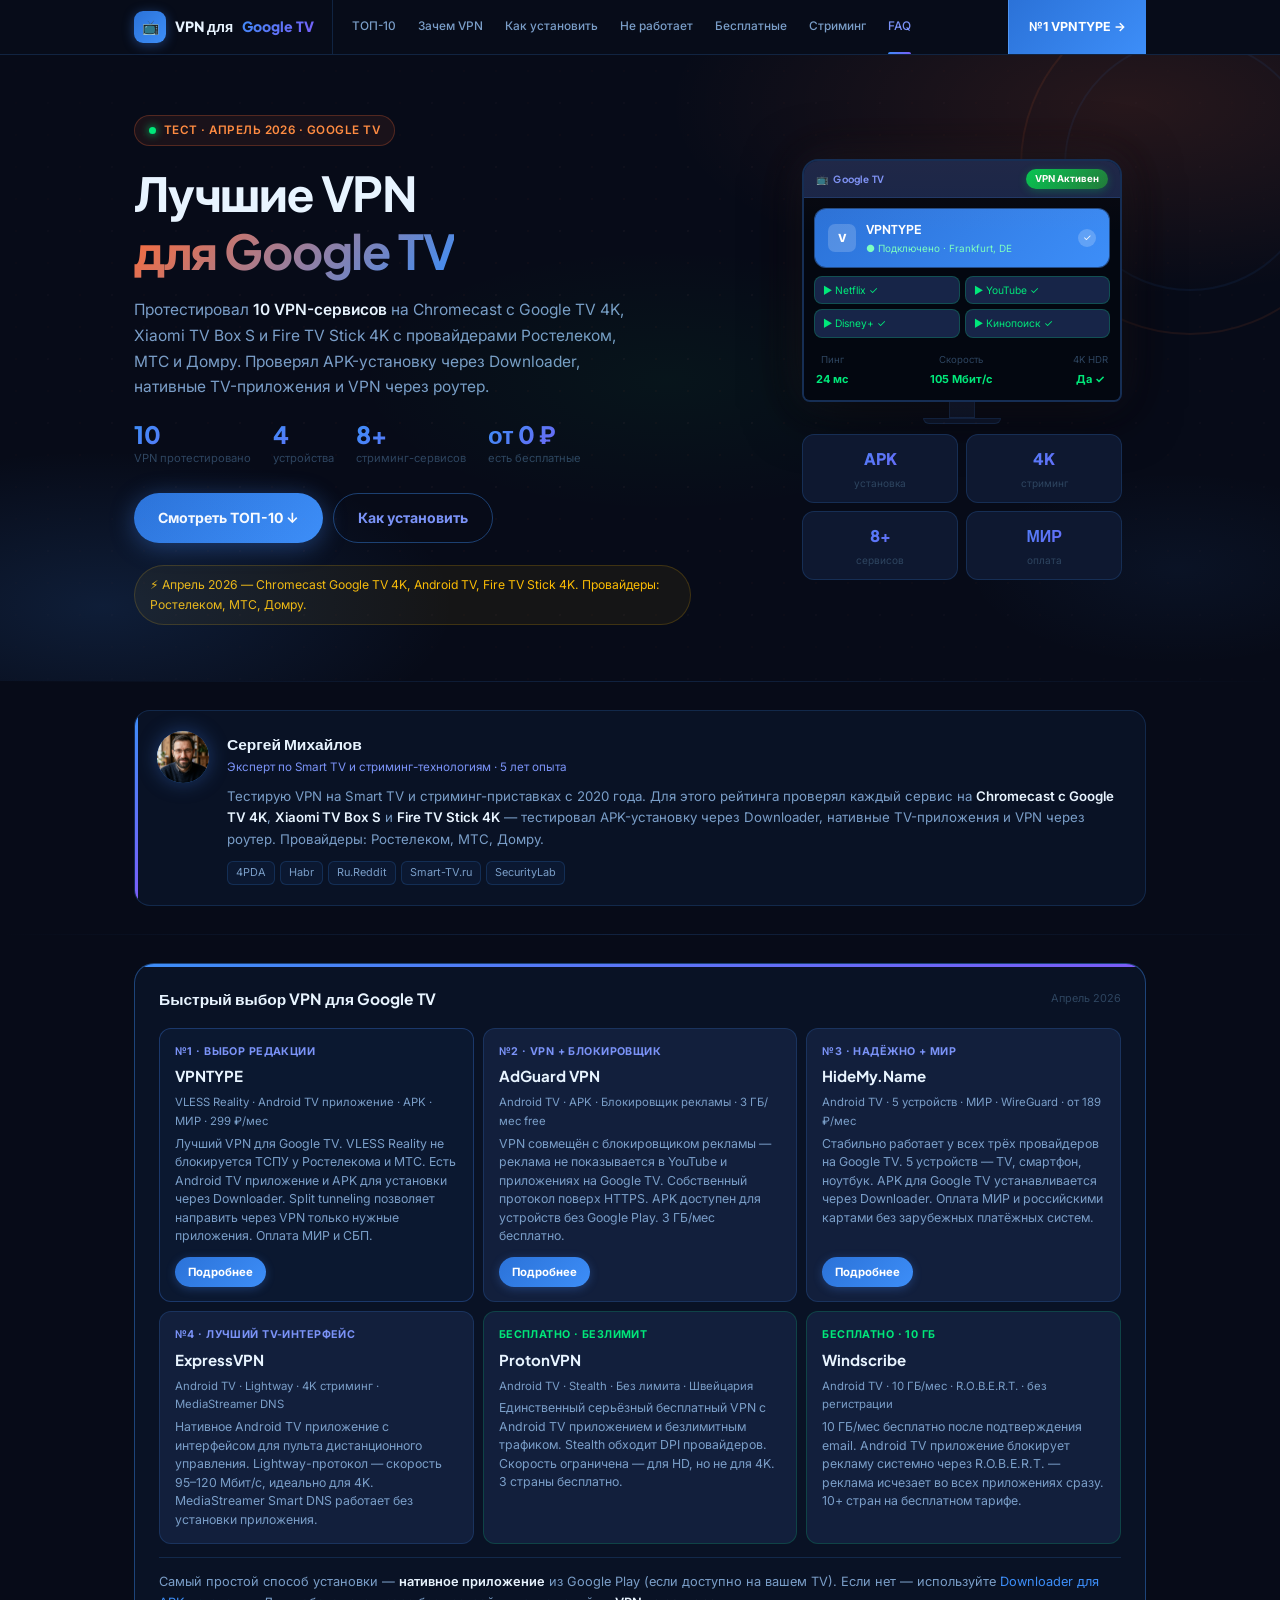
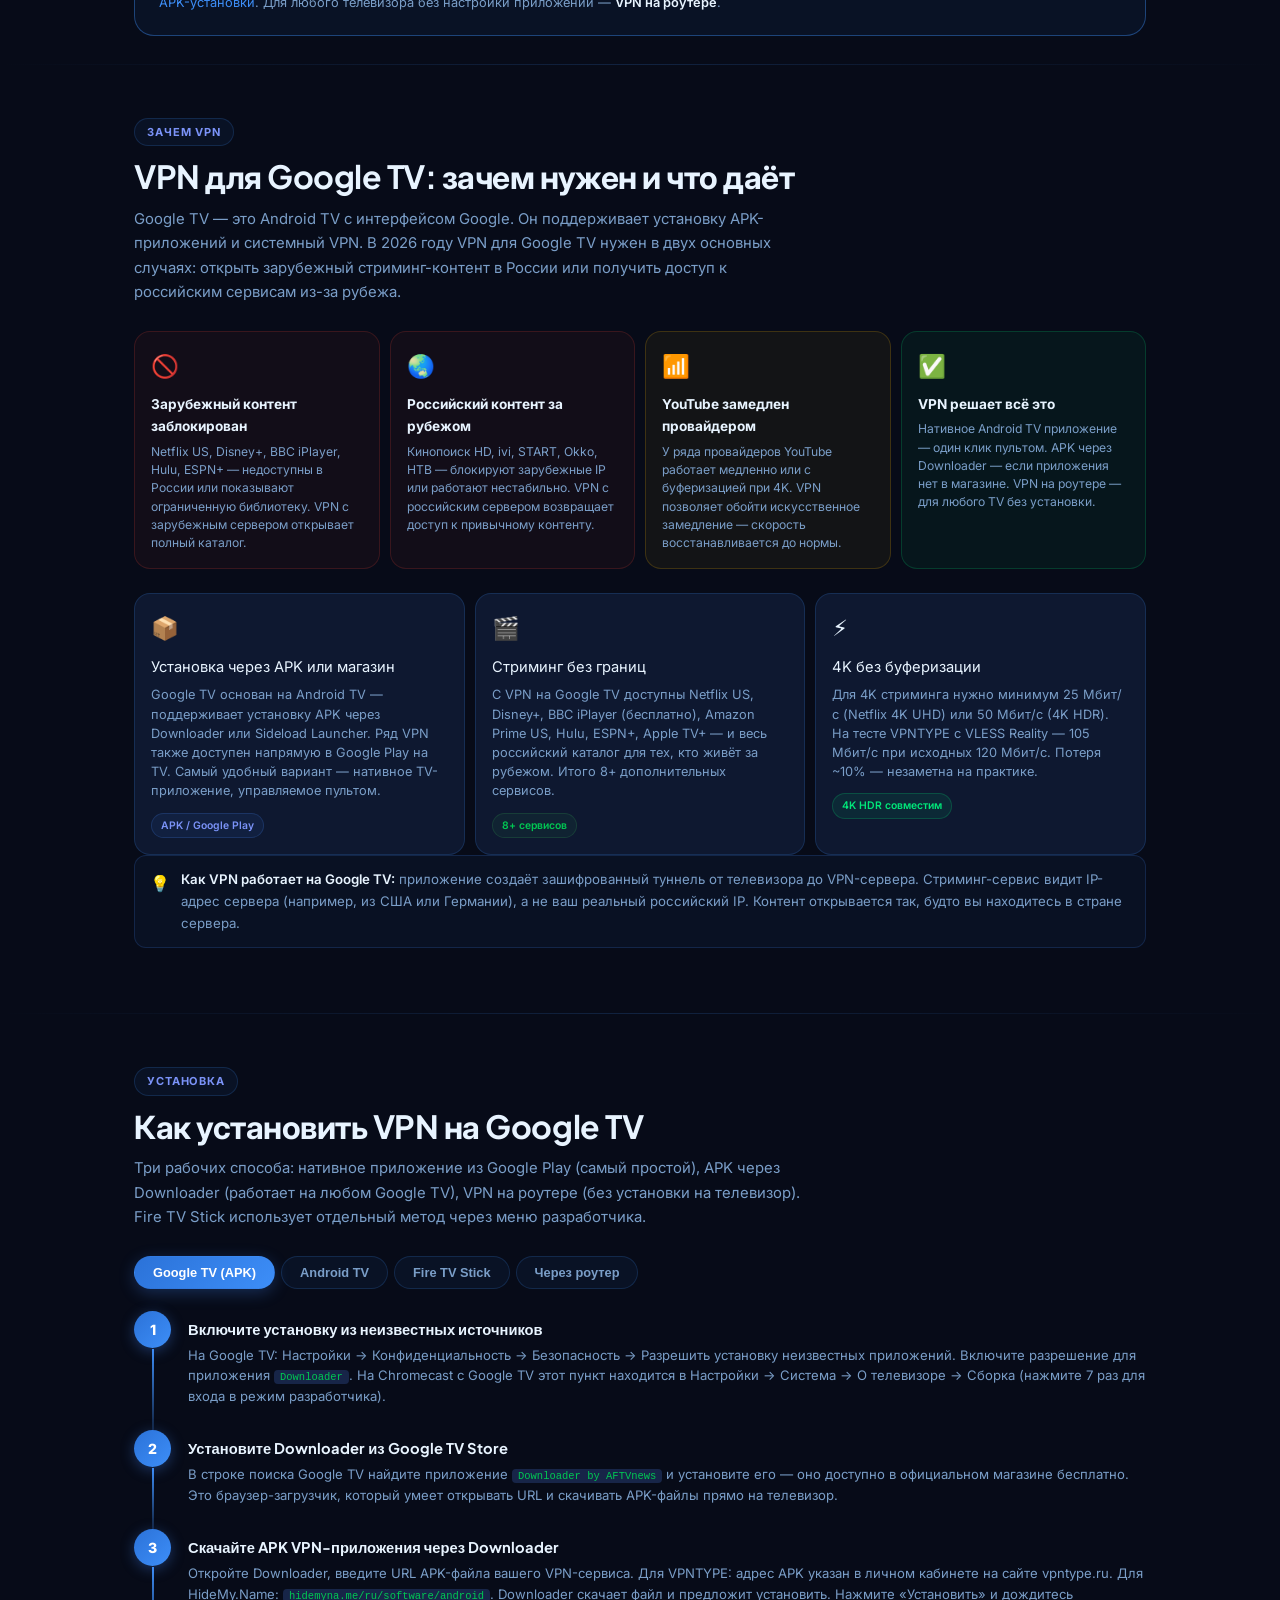
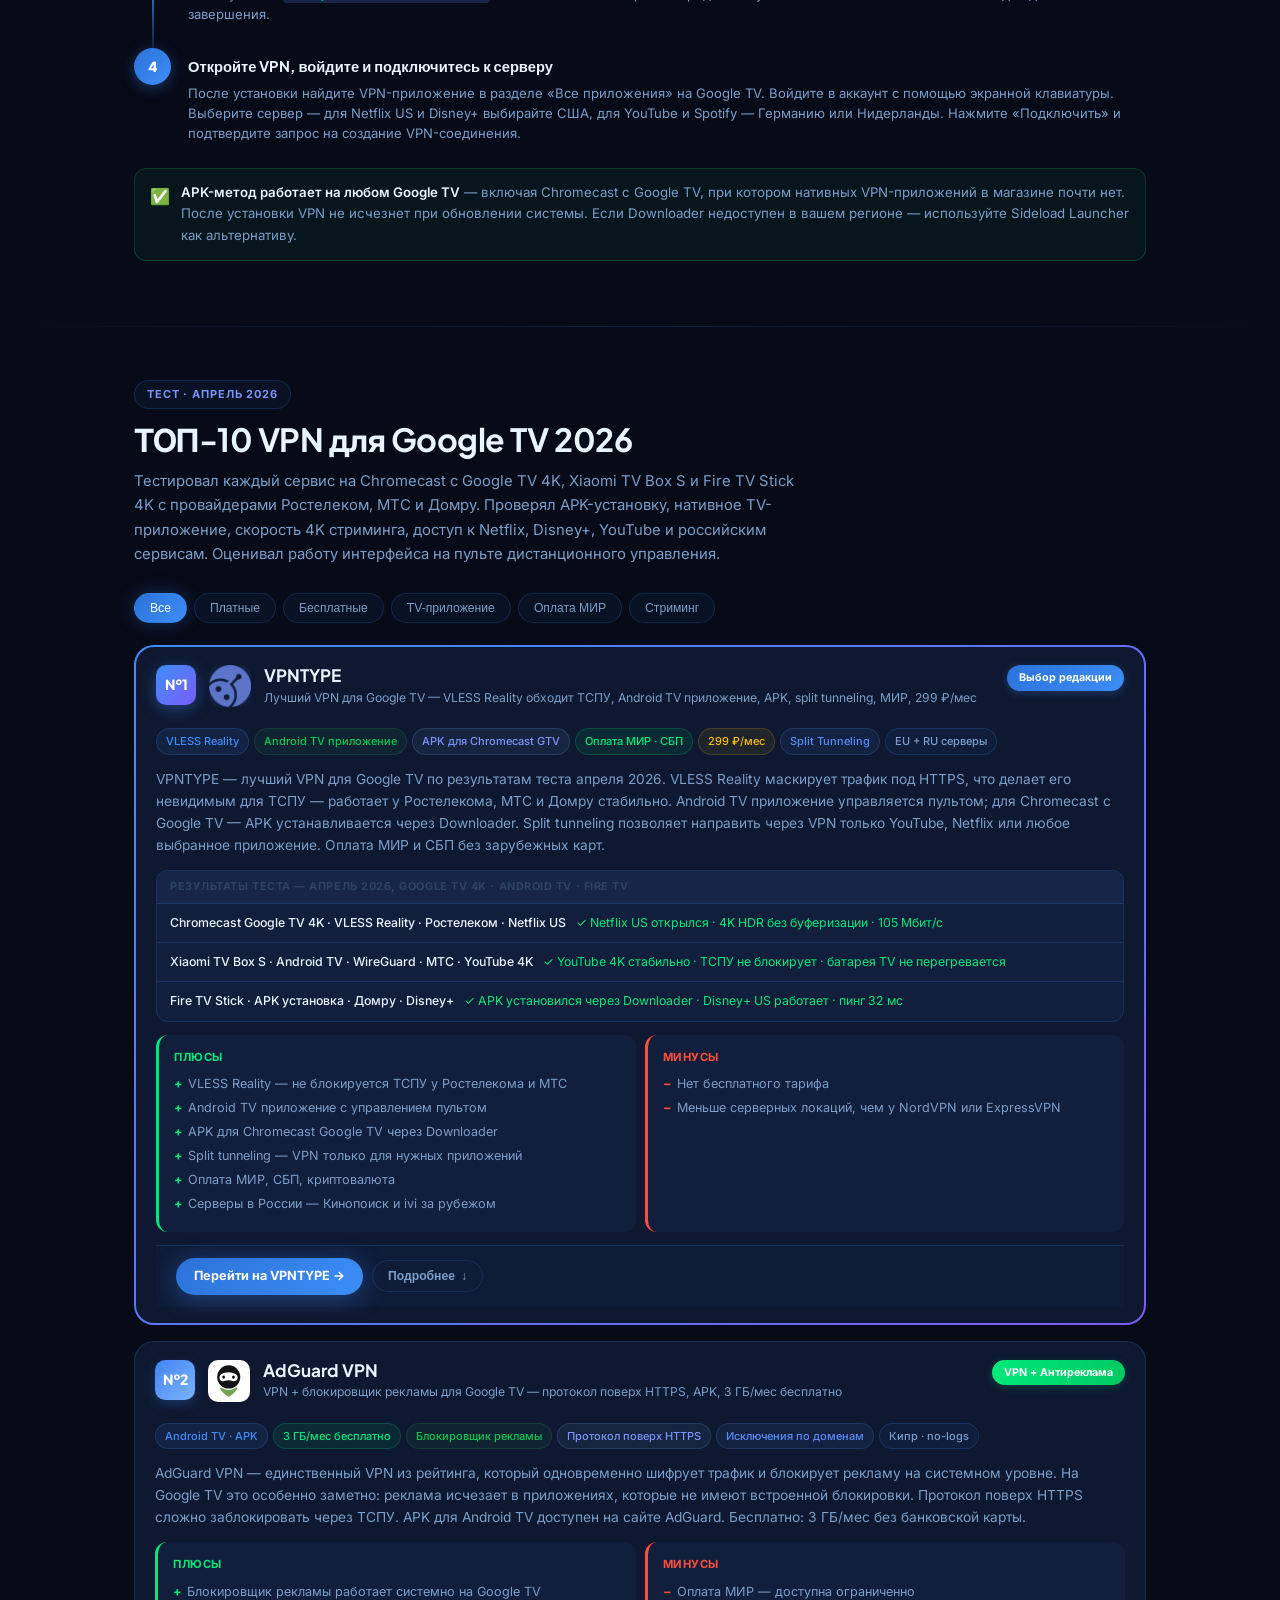
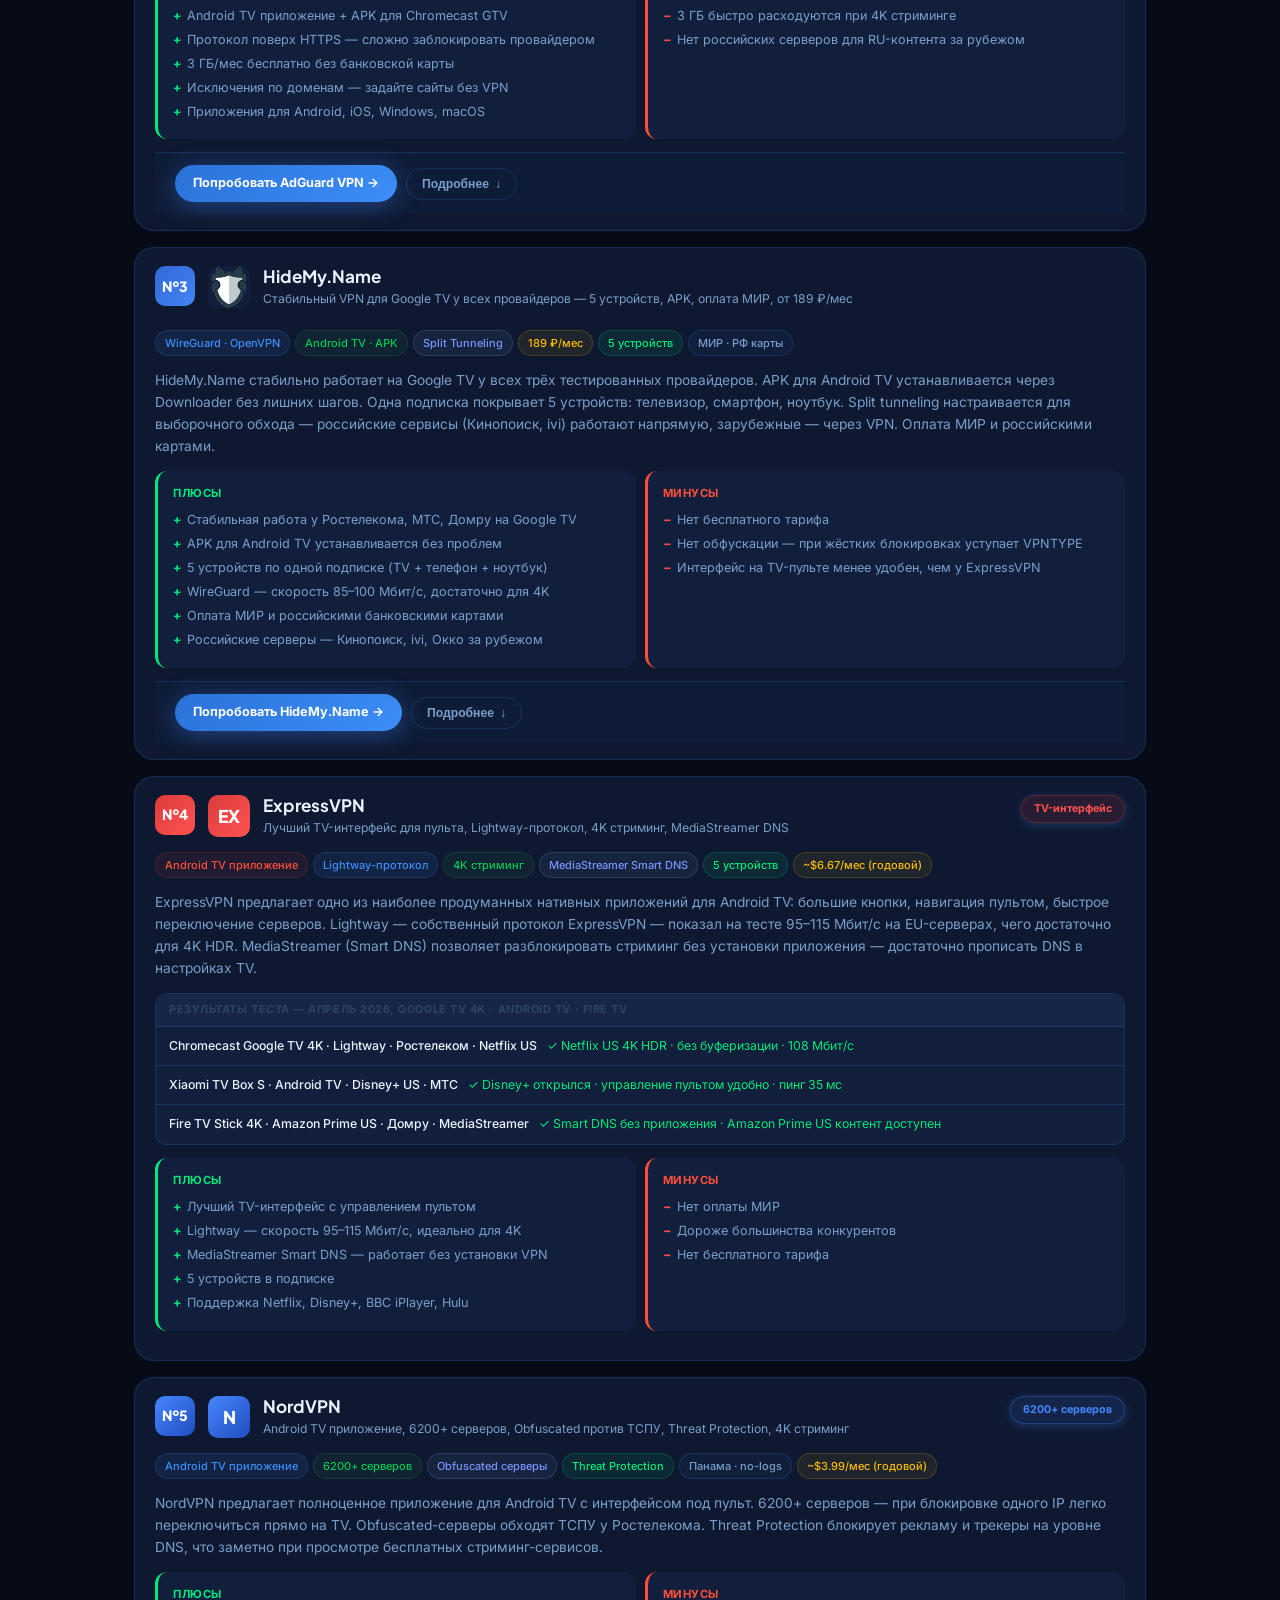
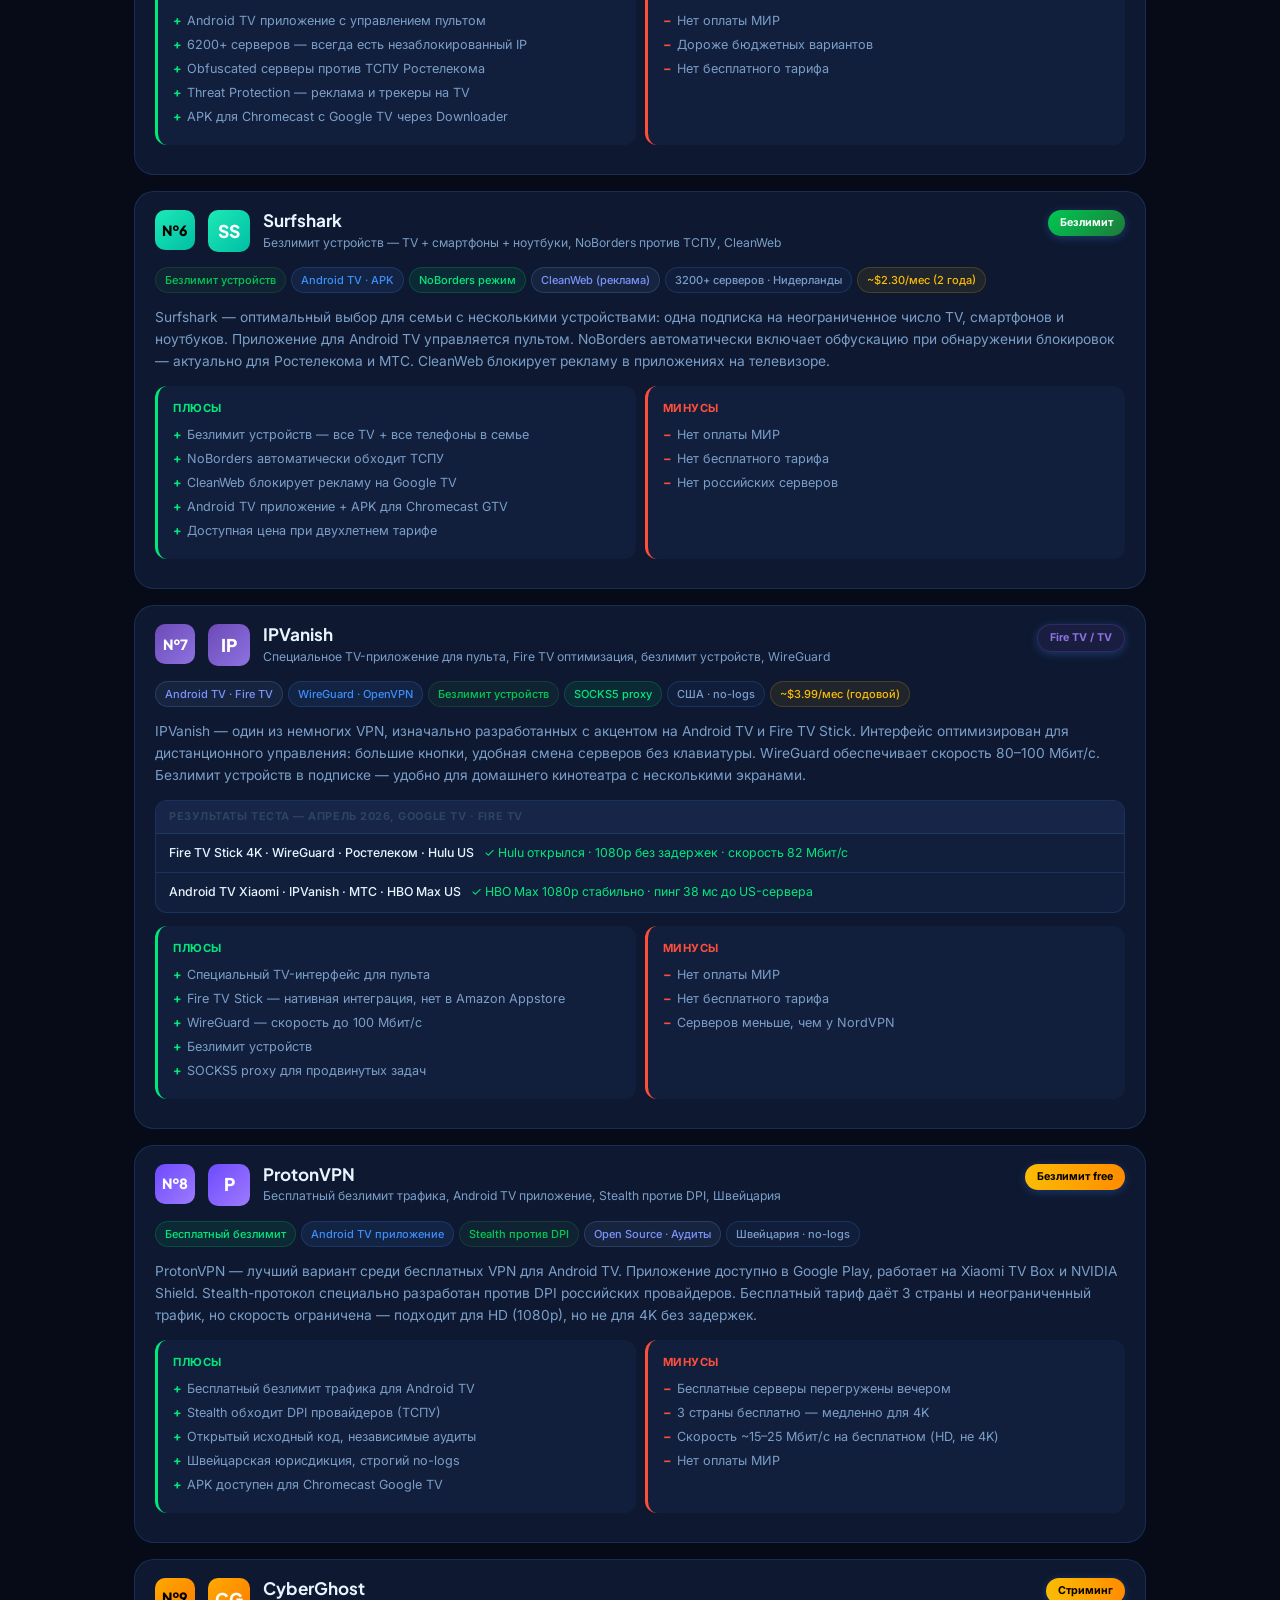
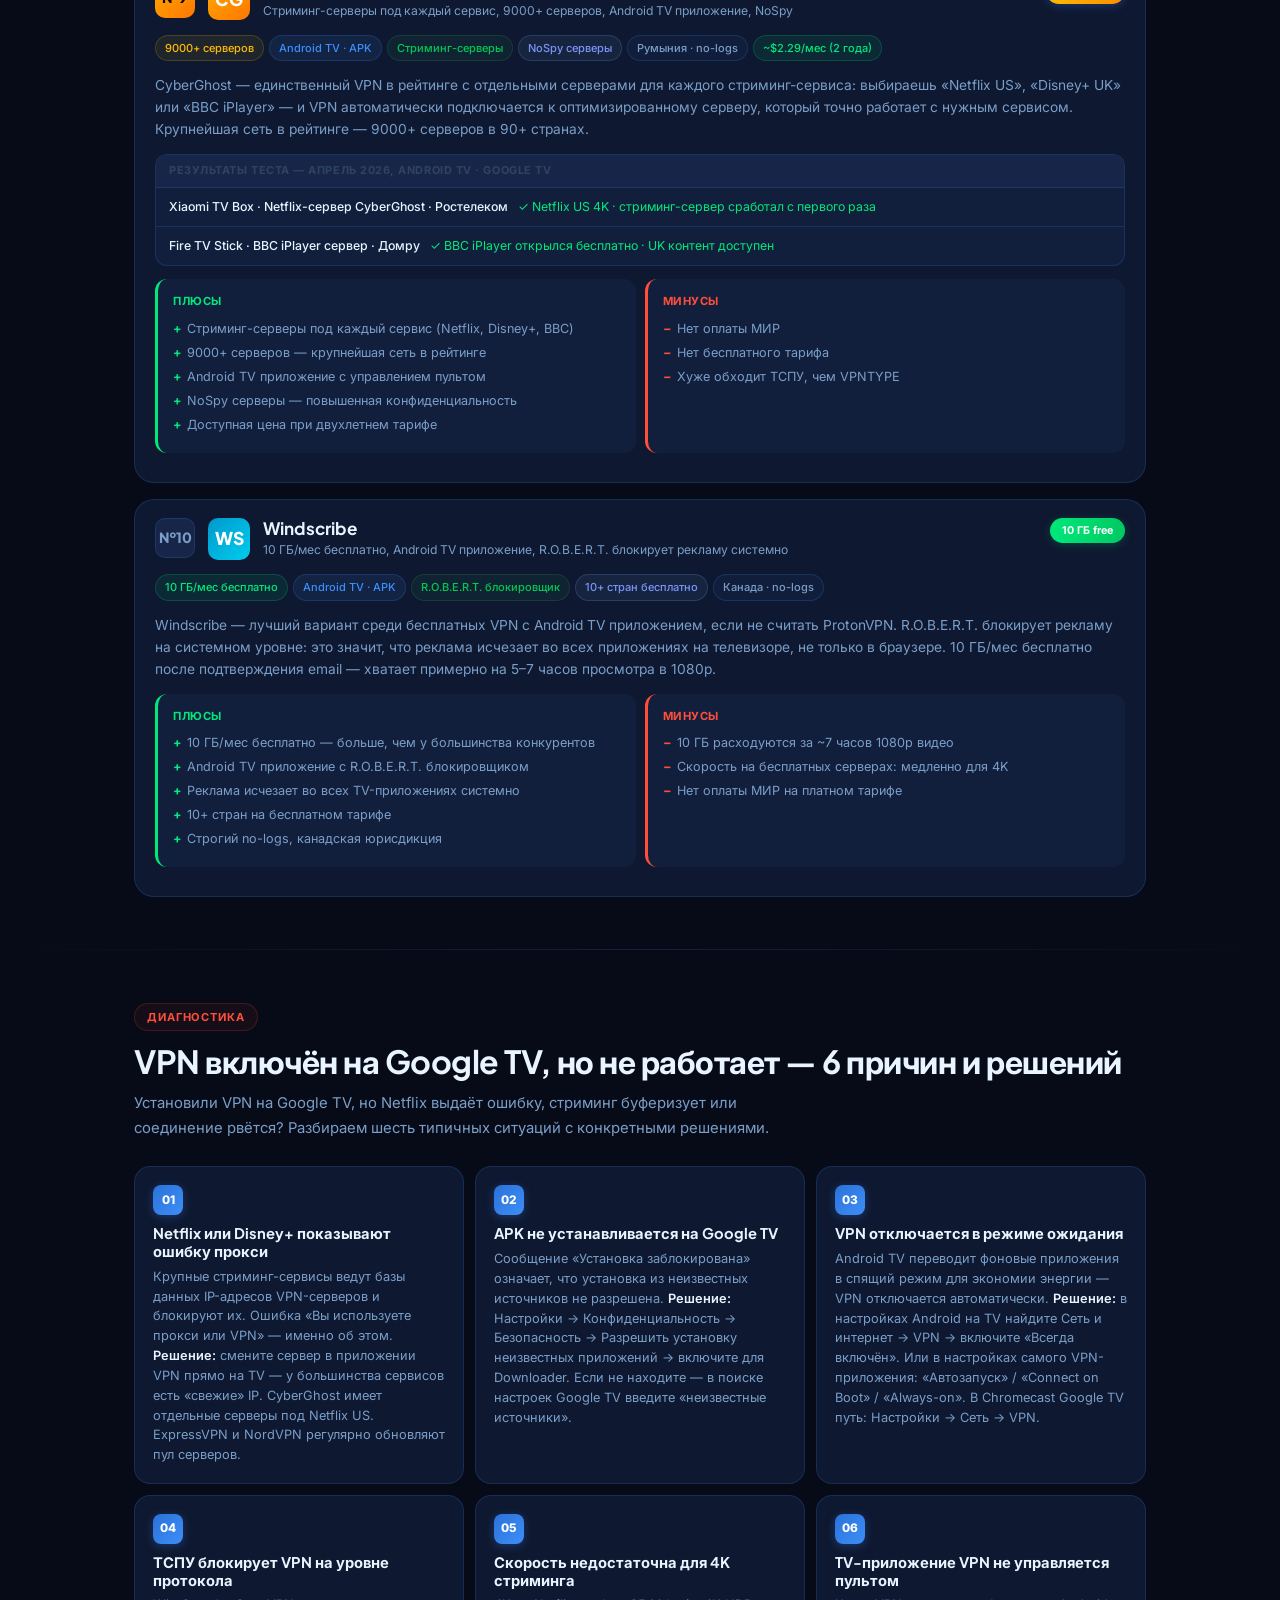
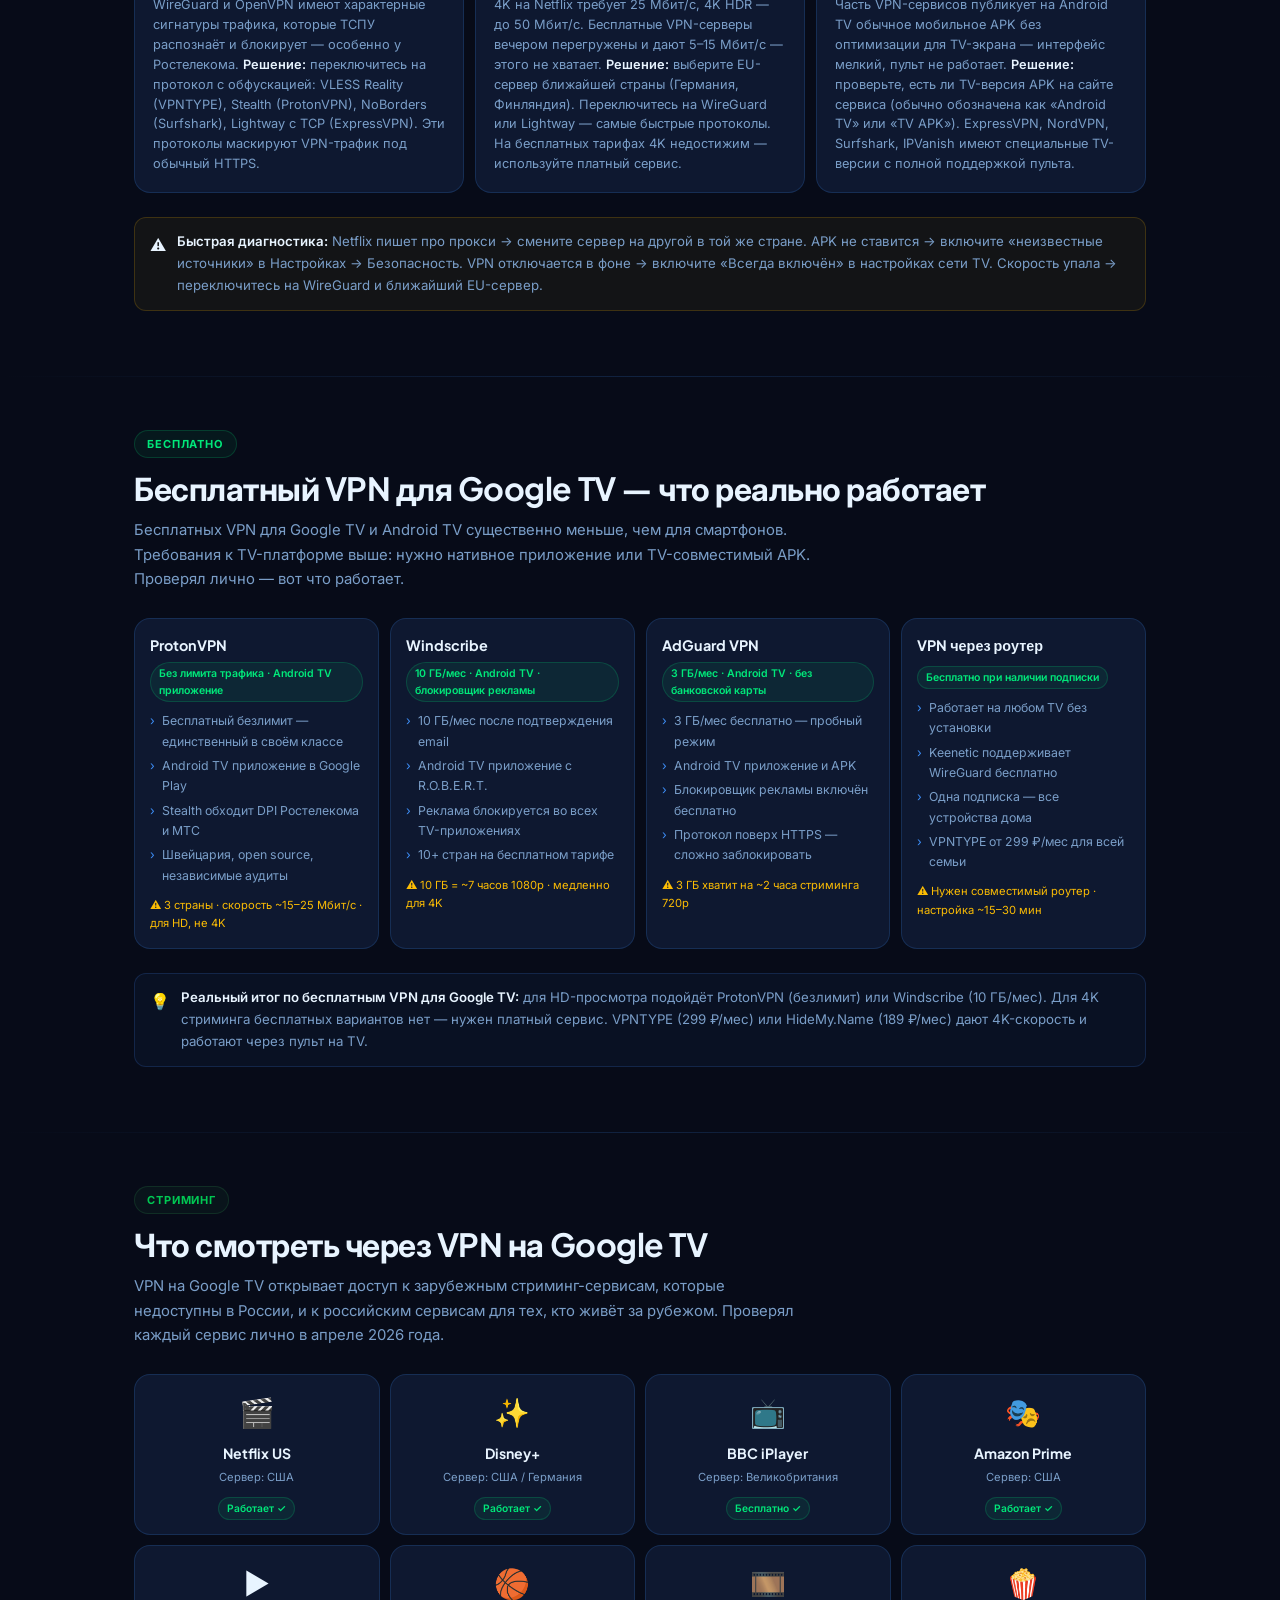
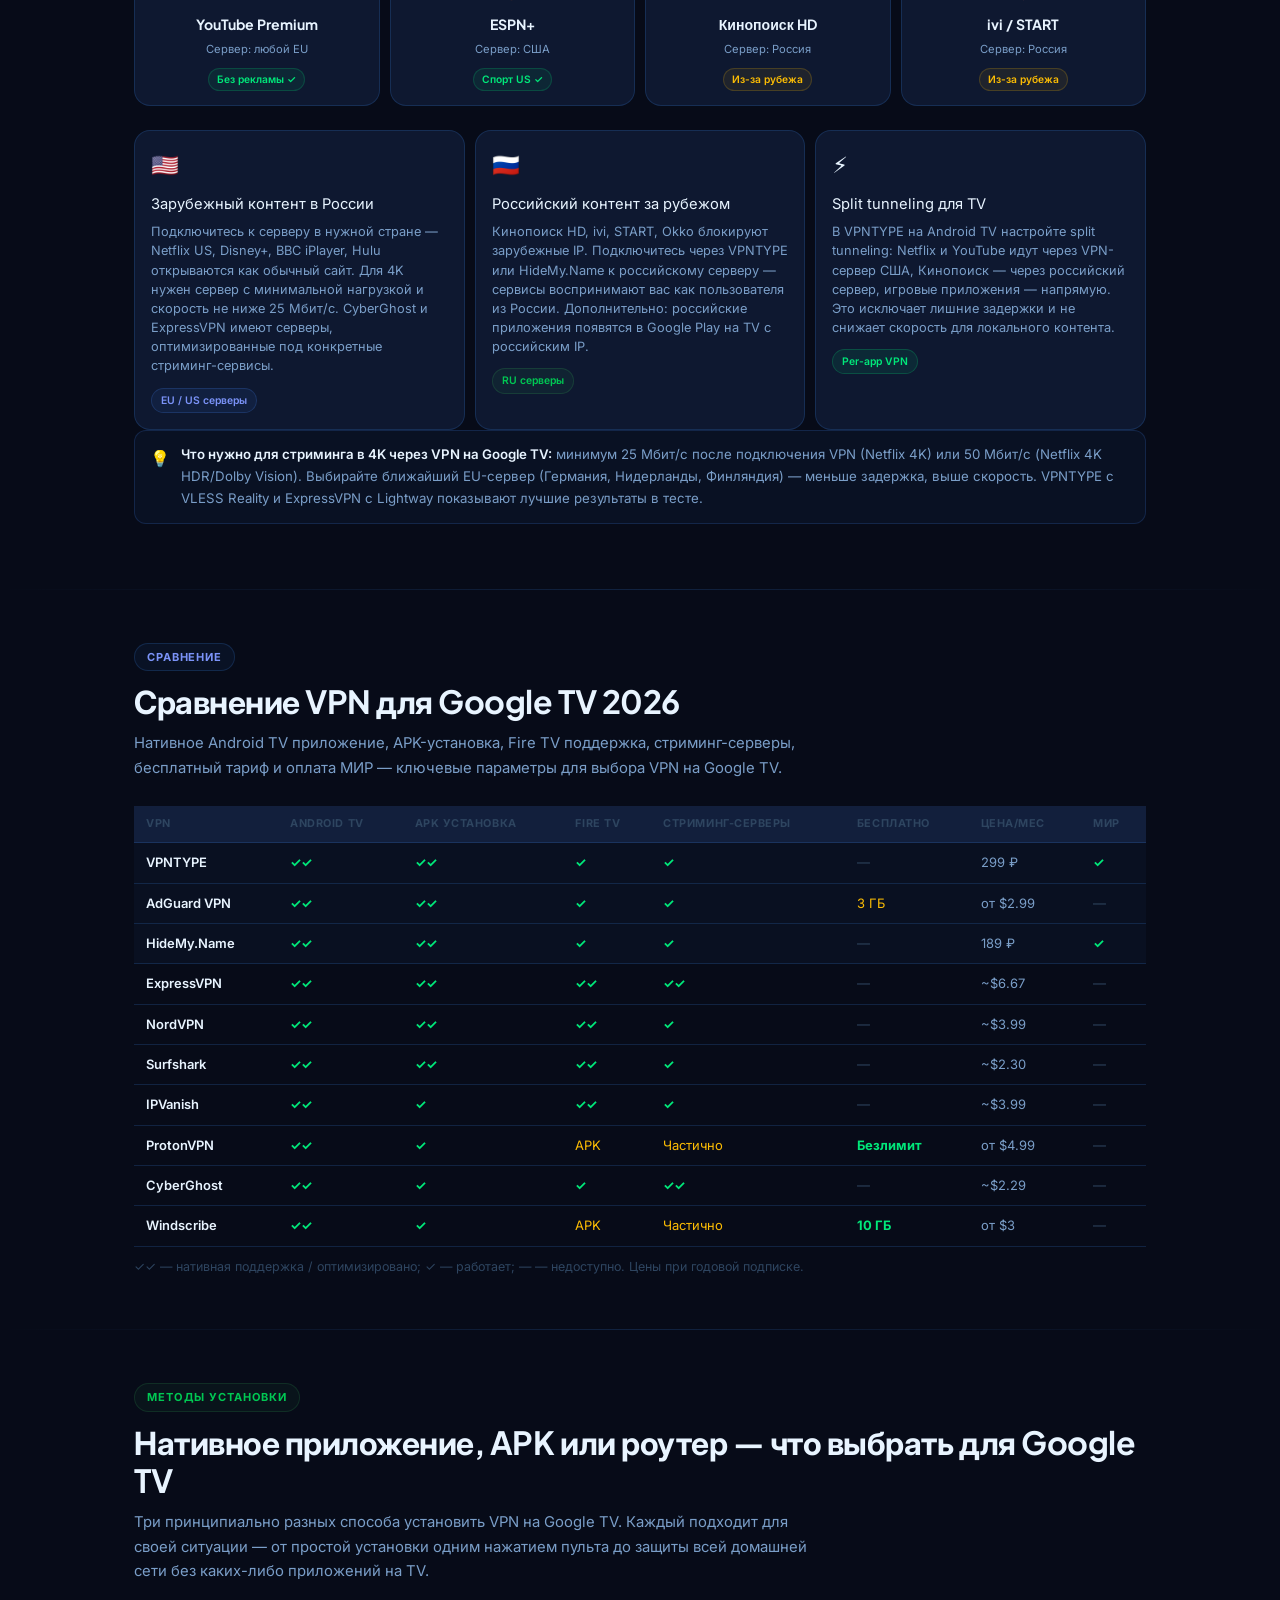
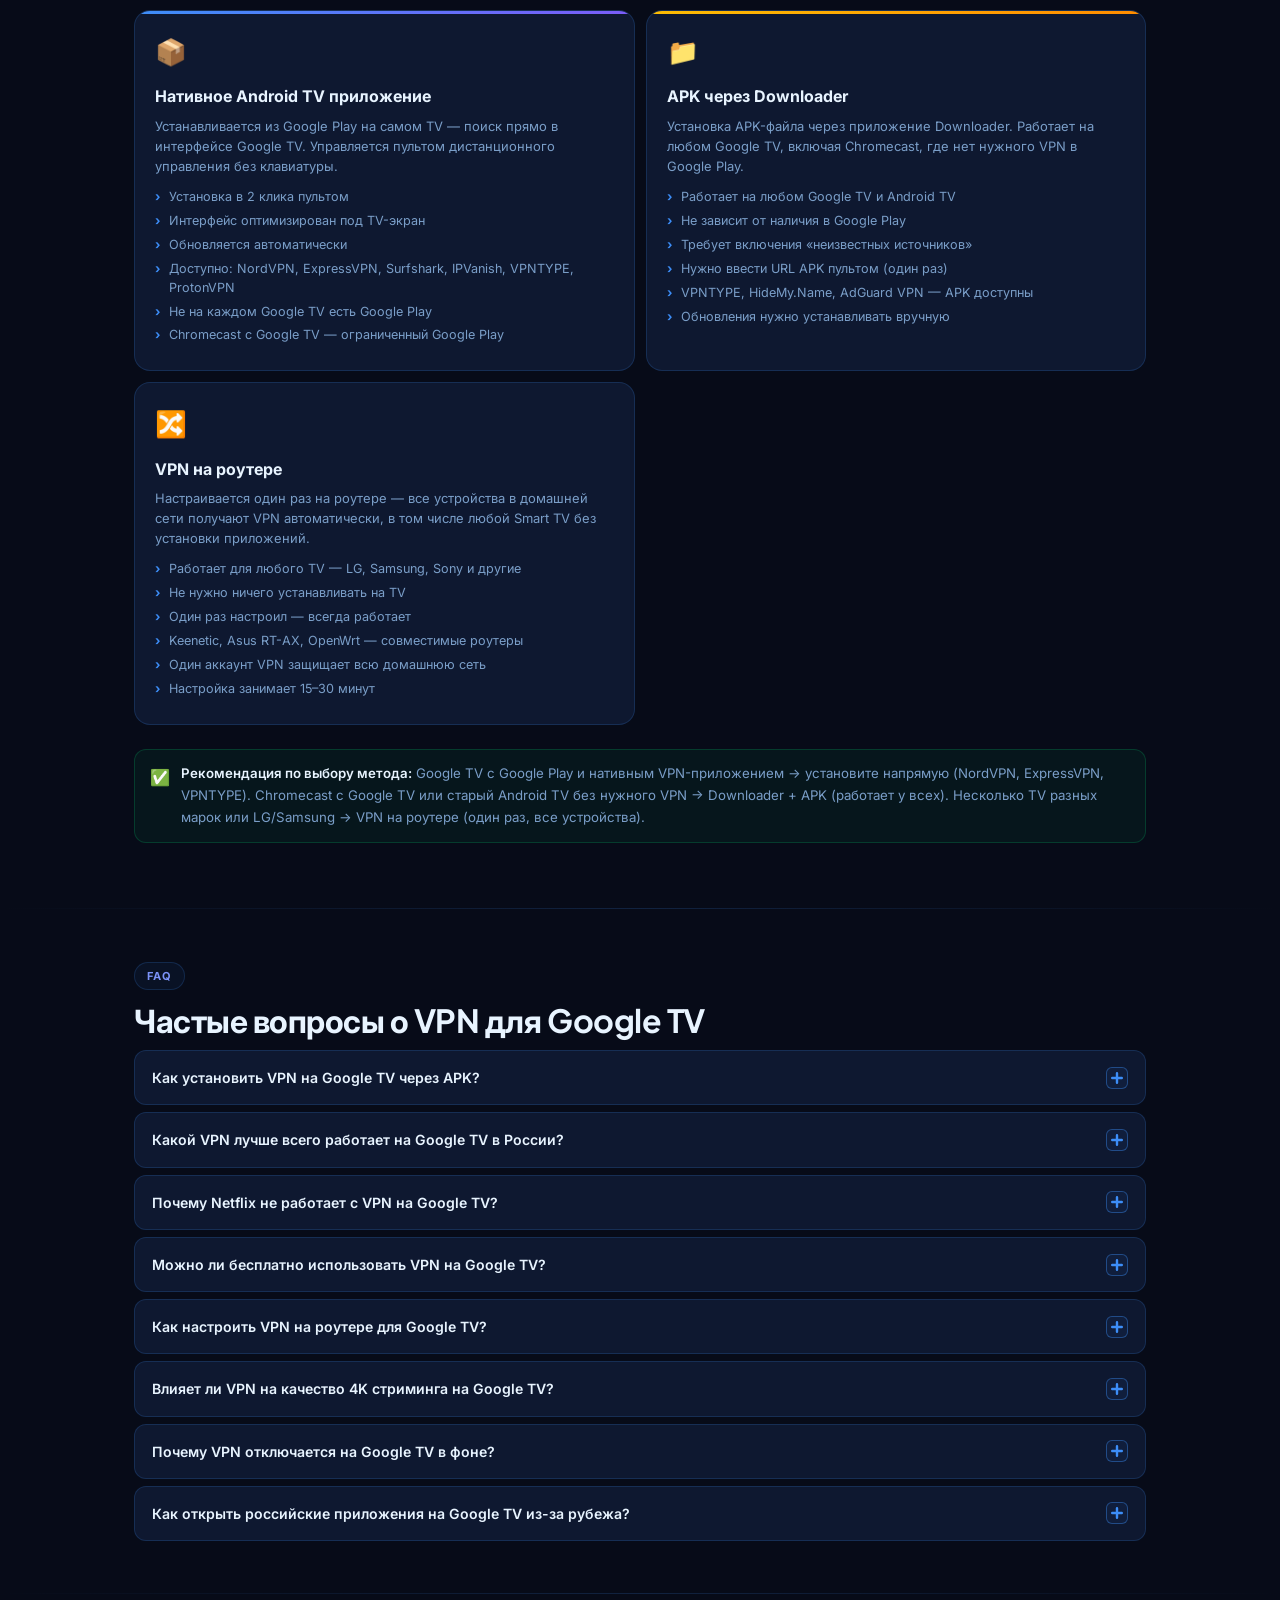
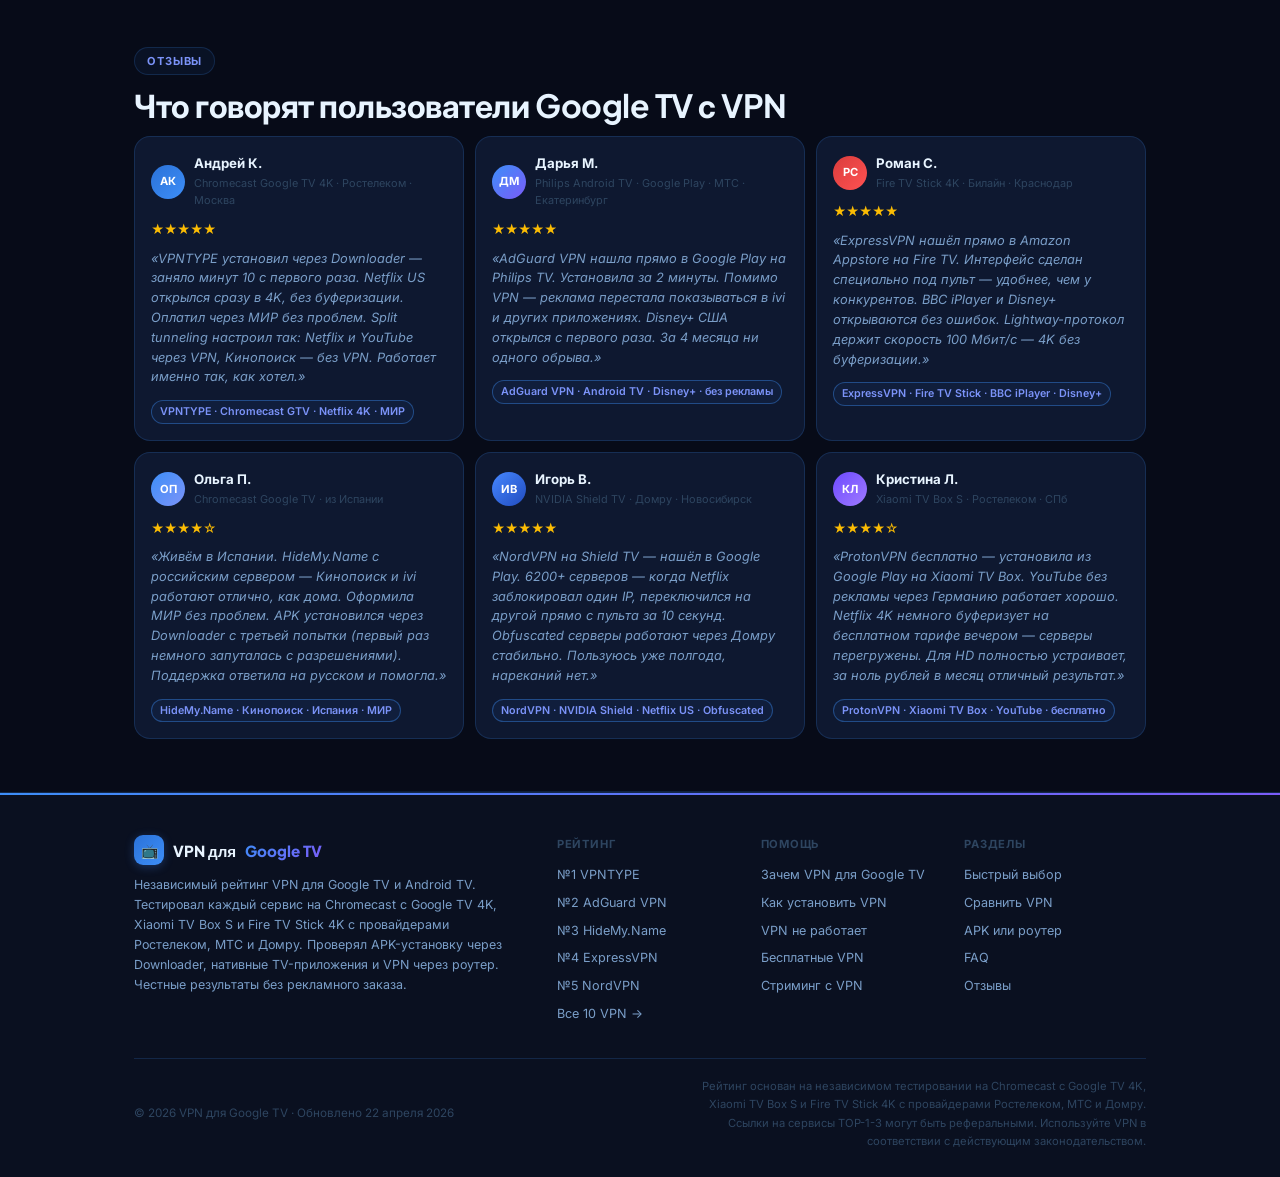
<file: index.html>
<!DOCTYPE html>
<html lang="ru">
<head>
<meta charset="UTF-8">
<meta name="viewport" content="width=device-width, initial-scale=1.0">
<title>Лучшие VPN для Google TV 2026 — ТОП-10: как установить, какой выбрать</title>
<meta name="description" content="Протестировал 10 VPN для Google TV: установка через APK и Downloader, нативные Android TV приложения, VPN на роутере. Какой VPN лучше для стриминга Netflix, YouTube, Disney+ на Google TV. Апрель 2026.">
<meta name="keywords" content="впн для google tv, как установить впн на google tv, впн для телевизора google tv, vpn для андроид тв, vpn для chromecast google tv, лучший впн для тв">
<link rel="icon" type="image/svg+xml" href="favicon.svg">
<link rel="shortcut icon" href="favicon.svg">
<link rel="apple-touch-icon" href="favicon.svg">
<meta name="theme-color" content="#3D5AFE">
<link rel="stylesheet" href="styles.css">
<link rel="preconnect" href="https://fonts.googleapis.com">
<link rel="preconnect" href="https://fonts.gstatic.com" crossorigin>
<link href="https://fonts.googleapis.com/css2?family=Plus+Jakarta+Sans:wght@400;500;600;700;800&family=Inter:wght@400;500;600;700&display=swap" rel="stylesheet">
<meta property="og:title" content="Лучшие VPN для Google TV 2026 — ТОП-10: как установить, какой выбрать">
<meta property="og:description" content="Протестировал 10 VPN на Google TV, Android TV, Fire TV Stick. APK-установка через Downloader, нативные TV-приложения, VPN на роутере. Апрель 2026.">
<meta property="og:type" content="article">
<meta property="og:locale" content="ru_RU">
  <!-- Yandex.Metrika counter -->
<script type="text/javascript">
    (function(m,e,t,r,i,k,a){
        m[i]=m[i]||function(){(m[i].a=m[i].a||[]).push(arguments)};
        m[i].l=1*new Date();
        for (var j = 0; j < document.scripts.length; j++) {if (document.scripts[j].src === r) { return; }}
        k=e.createElement(t),a=e.getElementsByTagName(t)[0],k.async=1,k.src=r,a.parentNode.insertBefore(k,a)
    })(window, document,'script','https://mc.yandex.ru/metrika/tag.js?id=108731083', 'ym');

    ym(108731083, 'init', {ssr:true, webvisor:true, clickmap:true, ecommerce:"dataLayer", referrer: document.referrer, url: location.href, accurateTrackBounce:true, trackLinks:true});
</script>
<noscript><div><img src="https://mc.yandex.ru/watch/108731083" style="position:absolute; left:-9999px;" alt="" /></div></noscript>
<!-- /Yandex.Metrika counter -->
<script type="application/ld+json">
{
  "@context": "https://schema.org",
  "@type": "Article",
  "headline": "Лучшие VPN для Google TV 2026 — ТОП-10: как установить, какой выбрать",
  "description": "Обзор 10 VPN для Google TV и Android TV. Тестировал установку через APK (Downloader), нативные TV-приложения и VPN через роутер на Chromecast с Google TV 4K, Xiaomi TV Box S и Fire TV Stick 4K с провайдерами Ростелеком, МТС и Домру. Апрель 2026.",
  "datePublished": "2026-04-01",
  "dateModified": "2026-04-22",
  "author": {
    "@type": "Person",
    "name": "Сергей Михайлов",
    "jobTitle": "Эксперт по Smart TV и VPN-технологиям",
    "description": "5 лет тестирую VPN на Smart TV и стриминг-устройствах. Для этого рейтинга проверял каждый сервис на Chromecast с Google TV 4K, Xiaomi TV Box S и Fire TV Stick 4K с провайдерами Ростелеком, МТС и Домру — тестировал APK-установку, нативные приложения, доступ к Netflix, Disney+, YouTube и российским сервисам."
  },
  "publisher": { "@type": "Organization", "name": "VPN для Google TV · Рейтинг 2026" },
  "inLanguage": "ru"
}
</script>
<script type="application/ld+json">
{
  "@context": "https://schema.org",
  "@type": "ItemList",
  "name": "ТОП-10 VPN для Google TV 2026",
  "numberOfItems": 10,
  "itemListElement": [
    { "@type": "ListItem", "position": 1,  "name": "VPNTYPE",      "description": "Лучший VPN для Google TV — VLESS Reality, Android TV приложение, APK-установка, split tunneling, оплата МИР, 299 ₽/мес" },
    { "@type": "ListItem", "position": 2,  "name": "AdGuard VPN",  "description": "VPN + блокировщик рекламы для Android TV, протокол поверх HTTPS, APK доступен, 3 ГБ/мес бесплатно" },
    { "@type": "ListItem", "position": 3,  "name": "HideMy.Name",  "description": "Стабильный VPN для Google TV у всех провайдеров, 5 устройств, оплата МИР, от 189 ₽/мес" },
    { "@type": "ListItem", "position": 4,  "name": "ExpressVPN",   "description": "Лучшее нативное приложение для Android TV с управлением пультом, Lightway-протокол, 4K стриминг" },
    { "@type": "ListItem", "position": 5,  "name": "NordVPN",      "description": "Android TV приложение, 6200+ серверов, Obfuscated, Threat Protection, стриминг 4K" },
    { "@type": "ListItem", "position": 6,  "name": "Surfshark",    "description": "Безлимит устройств, Android TV приложение, NoBorders, CleanWeb, APK-установка" },
    { "@type": "ListItem", "position": 7,  "name": "IPVanish",     "description": "Специальное TV-приложение с управлением пультом, Fire TV оптимизация, безлимит устройств" },
    { "@type": "ListItem", "position": 8,  "name": "ProtonVPN",    "description": "Бесплатный безлимит трафика, Android TV приложение, Stealth против DPI, Швейцария" },
    { "@type": "ListItem", "position": 9,  "name": "CyberGhost",   "description": "Стриминг-серверы под каждый сервис, 9000+ серверов, Android TV приложение, NoSpy серверы" },
    { "@type": "ListItem", "position": 10, "name": "Windscribe",   "description": "10 ГБ/мес бесплатно, Android TV приложение, R.O.B.E.R.T. блокировщик рекламы" }
  ]
}
</script>
<script type="application/ld+json">
{
  "@context": "https://schema.org",
  "@type": "FAQPage",
  "mainEntity": [
    {
      "@type": "Question",
      "name": "Как установить VPN на Google TV?",
      "acceptedAnswer": { "@type": "Answer", "text": "Есть три способа. 1) Через Downloader: в настройках Google TV включите установку из неизвестных источников, установите приложение Downloader из магазина Google TV, введите URL APK-файла VPN (например, VPNTYPE) и установите. 2) Нативное приложение: если VPN есть в Google Play на вашем TV — найдите его в поиске и установите напрямую. 3) Через роутер: настройте VPN на роутере — все устройства в сети, включая Google TV, получат защиту без установки приложения." }
    },
    {
      "@type": "Question",
      "name": "Какой VPN лучше для Google TV?",
      "acceptedAnswer": { "@type": "Answer", "text": "По результатам теста апреля 2026 года: VPNTYPE — лучший выбор. VLESS Reality обходит ТСПУ, есть Android TV приложение и APK для Google TV, split tunneling, оплата МИР (299 ₽/мес). AdGuard VPN — VPN + блокировщик рекламы, работает на Android TV. HideMy.Name — стабильно у всех провайдеров, оплата МИР (от 189 ₽/мес). ExpressVPN — лучший TV-интерфейс для управления пультом, быстрый для 4K." }
    },
    {
      "@type": "Question",
      "name": "Почему Netflix не работает с VPN на Google TV?",
      "acceptedAnswer": { "@type": "Answer", "text": "Netflix активно блокирует VPN-серверы по базам данных IP. Решения: 1) Смените сервер — у большинства VPN есть 'свежие' IP, не внесённые в базы Netflix. 2) Выберите стриминг-оптимизированный сервер (CyberGhost, ExpressVPN). 3) Попробуйте режим Smart DNS/MediaStreamer (ExpressVPN). 4) Некоторые VPN имеют серверы специально для Netflix — проверьте настройки." }
    },
    {
      "@type": "Question",
      "name": "Можно ли установить VPN на Google TV бесплатно?",
      "acceptedAnswer": { "@type": "Answer", "text": "Да, но вариантов меньше, чем для смартфонов. ProtonVPN — бесплатный безлимит трафика, есть Android TV приложение (скорость ограничена, 3 страны). Windscribe — 10 ГБ/мес бесплатно, Android TV приложение. Оба подходят для умеренного просмотра, но для 4K стриминга нужен платный сервис." }
    },
    {
      "@type": "Question",
      "name": "Как настроить VPN на роутере для Google TV?",
      "acceptedAnswer": { "@type": "Answer", "text": "1) Убедитесь, что роутер поддерживает VPN-клиент (OpenWrt, DD-WRT, Asus с AsusWRT, Keenetic). 2) В настройках роутера найдите VPN-клиент (OpenVPN или WireGuard). 3) Введите данные сервера из личного кабинета вашего VPN (VPNTYPE, HideMy.Name, Surfshark). 4) После подключения все устройства в сети, включая Google TV, получат VPN-защиту автоматически — без установки приложений." }
    },
    {
      "@type": "Question",
      "name": "Влияет ли VPN на качество 4K стриминга на Google TV?",
      "acceptedAnswer": { "@type": "Answer", "text": "При хорошем VPN — незначительно. На тесте VPNTYPE с VLESS Reality скорость составила 105 Мбит/с при исходных 120 Мбит/с — потеря около 10%, чего достаточно для 4K HDR. ExpressVPN с Lightway показал 95 Мбит/с. Для 4K стриминга нужно минимум 25 Мбит/с, для 4K HDR — 50 Мбит/с. Избегайте перегруженных бесплатных серверов для просмотра видео высокого качества." }
    },
    {
      "@type": "Question",
      "name": "Почему VPN отключается на Google TV?",
      "acceptedAnswer": { "@type": "Answer", "text": "Частые причины: 1) Android TV переводит приложение в спящий режим в фоне — в настройках VPN включите 'Всегда включён' или 'Always-on VPN' в Настройки Android → Сеть → VPN. 2) Слабый сигнал Wi-Fi — TV потерял соединение. 3) Сервер перегружен — смените сервер. 4) IP сервера заблокирован провайдером — переключитесь на протокол с обфускацией." }
    },
    {
      "@type": "Question",
      "name": "Как установить российские приложения на Google TV из-за рубежа?",
      "acceptedAnswer": { "@type": "Answer", "text": "Подключитесь к российскому серверу VPN (VPNTYPE, HideMy.Name). Перейдите в Google Play на TV — магазин определит российский IP и покажет российские приложения: Кинопоиск, ivi, START, Okko, ВКонтакте. Для смены региона Google Play может потребоваться аккаунт с российским регионом. Как альтернатива — установите APK вручную через Downloader." }
    }
  ]
}
</script>
</head>

<body>
<div id="read-progress"></div>

<!-- NAVIGATION -->
<nav class="site-nav" role="navigation" aria-label="Основная навигация">
  <div class="container">
    <div class="nav-inner">
      <a href="#" class="nav-logo">
        <div class="logo-icon">📺</div>
        VPN для <span class="logo-word">Google TV</span>
      </a>
      <ul class="nav-tabs">
        <li><a href="#top10">ТОП-10</a></li>
        <li><a href="#why-vpn">Зачем VPN</a></li>
        <li><a href="#setup">Как установить</a></li>
        <li><a href="#why-not-working">Не работает</a></li>
        <li><a href="#free">Бесплатные</a></li>
        <li><a href="#streaming">Стриминг</a></li>
        <li><a href="#faq">FAQ</a></li>
      </ul>
      <a href="#vpntype-card" class="nav-cta">№1 VPNTYPE →</a>
      <button class="burger" id="burger-btn" aria-label="Меню" aria-expanded="false">
        <span></span><span></span><span></span>
      </button>
    </div>
  </div>
</nav>

<div class="mobile-menu" id="mobile-menu">
  <a href="#top10">ТОП-10 VPN для Google TV</a>
  <a href="#why-vpn">Зачем VPN для Google TV</a>
  <a href="#setup">Как установить VPN</a>
  <a href="#why-not-working">VPN не работает</a>
  <a href="#free">Бесплатные VPN</a>
  <a href="#streaming">Стриминг с VPN</a>
  <a href="#compare">Сравнение VPN</a>
  <a href="#methods">APK или роутер</a>
  <a href="#faq">Частые вопросы</a>
  <a href="#vpntype-card" class="mm-cta">Попробовать VPNTYPE №1 →</a>
</div>

<!-- HERO -->
<section class="hero" aria-label="Лучшие VPN для Google TV">
  <div class="hero-bg"></div>
  <div class="hero-tv-ring"></div>
  <div class="container">
    <div class="hero-grid">

      <!-- Left: Content -->
      <div class="hero-content">
        <div class="hero-eyebrow fade-up">
          <span class="live-dot"></span>Тест · Апрель 2026 · Google TV
        </div>
        <h1 class="hero-title fade-up">
          Лучшие VPN<br>
          <span class="hl">для Google TV</span>
        </h1>
        <p class="hero-desc fade-up delay-1">
          Протестировал <strong>10 VPN-сервисов</strong> на Chromecast с Google TV 4K, Xiaomi TV Box S и Fire TV Stick 4K с провайдерами Ростелеком, МТС и Домру. Проверял APK-установку через Downloader, нативные TV-приложения и VPN через роутер.
        </p>
        <div class="hero-stats fade-up delay-2">
          <div class="hero-stat"><span class="stat-val">10</span><span class="stat-lbl">VPN протестировано</span></div>
          <div class="hero-stat"><span class="stat-val">4</span><span class="stat-lbl">устройства</span></div>
          <div class="hero-stat"><span class="stat-val">8+</span><span class="stat-lbl">стриминг-сервисов</span></div>
          <div class="hero-stat"><span class="stat-val">от 0 ₽</span><span class="stat-lbl">есть бесплатные</span></div>
        </div>
        <div class="hero-actions fade-up delay-3">
          <a href="#top10" class="btn btn-primary">Смотреть ТОП-10 ↓</a>
          <a href="#setup" class="btn btn-ghost">Как установить</a>
        </div>
        <div class="update-bar fade-up delay-3">
          ⚡ Апрель 2026 — Chromecast Google TV 4K, Android TV, Fire TV Stick 4K. Провайдеры: Ростелеком, МТС, Домру.
        </div>
      </div>

      <!-- Right: Google TV mockup -->
      <div class="hero-visual">
        <div class="gtv-frame">
          <div class="gtv-bezel">
            <div class="gtv-topbar">
              <div class="gtv-logo-label">📺 <span>Google TV</span></div>
              <div class="gtv-vpn-pill">VPN Активен</div>
            </div>
            <div class="gtv-screen-body">
              <div class="gtv-vpn-card">
                <div class="gtv-vpn-head">
                  <div class="gtv-vpn-ico">V</div>
                  <div class="gtv-vpn-info">
                    <div class="gtv-vpn-name">VPNTYPE</div>
                    <div class="gtv-vpn-st ok">● Подключено · Frankfurt, DE</div>
                  </div>
                  <div class="gtv-check">✓</div>
                </div>
              </div>
              <div class="gtv-apps">
                <div class="gtv-app ok">▶ Netflix ✓</div>
                <div class="gtv-app ok">▶ YouTube ✓</div>
                <div class="gtv-app ok">▶ Disney+ ✓</div>
                <div class="gtv-app ok">▶ Кинопоиск ✓</div>
              </div>
              <div class="gtv-metrics">
                <div class="gtv-metric">
                  <span class="gtv-mk">Пинг</span>
                  <span class="gtv-mv ok">24 мс</span>
                </div>
                <div class="gtv-metric">
                  <span class="gtv-mk">Скорость</span>
                  <span class="gtv-mv ok">105 Мбит/с</span>
                </div>
                <div class="gtv-metric">
                  <span class="gtv-mk">4K HDR</span>
                  <span class="gtv-mv ok">Да ✓</span>
                </div>
              </div>
            </div>
          </div>
          <div class="gtv-stand">
            <div class="gtv-neck"></div>
            <div class="gtv-base"></div>
          </div>
        </div>
        <div class="hero-side-grid">
          <div class="hero-side-card"><div class="val">APK</div><div class="lbl">установка</div></div>
          <div class="hero-side-card"><div class="val">4K</div><div class="lbl">стриминг</div></div>
          <div class="hero-side-card"><div class="val">8+</div><div class="lbl">сервисов</div></div>
          <div class="hero-side-card"><div class="val">МИР</div><div class="lbl">оплата</div></div>
        </div>
      </div>

    </div>
  </div>
</section>

<div class="divider"></div>
<!-- AUTHOR -->
<section class="section-sm">
  <div class="container">
    <div class="author-box">
      <div class="author-photo">
        <img src="author.jpg" alt="Сергей Михайлов" onerror="this.style.display='none';this.parentNode.innerHTML='&#128100;'">
      </div>
      <div class="author-info">
        <div class="author-name">Сергей Михайлов</div>
        <div class="author-role">Эксперт по Smart TV и стриминг-технологиям · 5 лет опыта</div>
        <p class="author-bio">
          Тестирую VPN на Smart TV и стриминг-приставках с 2020 года. Для этого рейтинга проверял каждый сервис на <strong>Chromecast с Google TV 4K</strong>, <strong>Xiaomi TV Box S</strong> и <strong>Fire TV Stick 4K</strong> — тестировал APK-установку через Downloader, нативные TV-приложения и VPN через роутер. Провайдеры: Ростелеком, МТС, Домру.
        </p>
        <div class="author-pubs">
          <span class="author-pub">4PDA</span>
          <span class="author-pub">Habr</span>
          <span class="author-pub">Ru.Reddit</span>
          <span class="author-pub">Smart-TV.ru</span>
          <span class="author-pub">SecurityLab</span>
        </div>
      </div>
    </div>
  </div>
</section>

<div class="divider"></div>

<!-- TL;DR -->
<section class="section-sm" id="tldr">
  <div class="container">
    <div class="tldr-panel">
      <div class="tldr-header">
        <div class="tldr-label">Быстрый выбор VPN для Google TV</div>
        <div class="tldr-updated">Апрель 2026</div>
      </div>
      <div class="tldr-grid">
        <div class="tldr-card featured">
          <div class="tldr-rank">№1 · Выбор редакции</div>
          <div class="tldr-name">VPNTYPE</div>
          <div class="tldr-tag">VLESS Reality · Android TV приложение · APK · МИР · 299 ₽/мес</div>
          <div class="tldr-desc">Лучший VPN для Google TV. VLESS Reality не блокируется ТСПУ у Ростелекома и МТС. Есть Android TV приложение и APK для установки через Downloader. Split tunneling позволяет направить через VPN только нужные приложения. Оплата МИР и СБП.</div>
          <a href="#vpntype-card" class="tldr-btn">Подробнее</a>
        </div>
        <div class="tldr-card">
          <div class="tldr-rank">№2 · VPN + блокировщик</div>
          <div class="tldr-name">AdGuard VPN</div>
          <div class="tldr-tag">Android TV · APK · Блокировщик рекламы · 3 ГБ/мес free</div>
          <div class="tldr-desc">VPN совмещён с блокировщиком рекламы — реклама не показывается в YouTube и приложениях на Google TV. Собственный протокол поверх HTTPS. APK доступен для устройств без Google Play. 3 ГБ/мес бесплатно.</div>
          <a href="#adguard-card" class="tldr-btn">Подробнее</a>
        </div>
        <div class="tldr-card">
          <div class="tldr-rank">№3 · Надёжно + МИР</div>
          <div class="tldr-name">HideMy.Name</div>
          <div class="tldr-tag">Android TV · 5 устройств · МИР · WireGuard · от 189 ₽/мес</div>
          <div class="tldr-desc">Стабильно работает у всех трёх провайдеров на Google TV. 5 устройств — TV, смартфон, ноутбук. APK для Google TV устанавливается через Downloader. Оплата МИР и российскими картами без зарубежных платёжных систем.</div>
          <a href="#hidemy-card" class="tldr-btn">Подробнее</a>
        </div>
        <div class="tldr-card">
          <div class="tldr-rank">№4 · Лучший TV-интерфейс</div>
          <div class="tldr-name">ExpressVPN</div>
          <div class="tldr-tag">Android TV · Lightway · 4K стриминг · MediaStreamer DNS</div>
          <div class="tldr-desc">Нативное Android TV приложение с интерфейсом для пульта дистанционного управления. Lightway-протокол — скорость 95–120 Мбит/с, идеально для 4K. MediaStreamer Smart DNS работает без установки приложения.</div>
        </div>
        <div class="tldr-card free">
          <div class="tldr-rank">Бесплатно · Безлимит</div>
          <div class="tldr-name">ProtonVPN</div>
          <div class="tldr-tag">Android TV · Stealth · Без лимита · Швейцария</div>
          <div class="tldr-desc">Единственный серьёзный бесплатный VPN с Android TV приложением и безлимитным трафиком. Stealth обходит DPI провайдеров. Скорость ограничена — для HD, но не для 4K. 3 страны бесплатно.</div>
        </div>
        <div class="tldr-card free">
          <div class="tldr-rank">Бесплатно · 10 ГБ</div>
          <div class="tldr-name">Windscribe</div>
          <div class="tldr-tag">Android TV · 10 ГБ/мес · R.O.B.E.R.T. · без регистрации</div>
          <div class="tldr-desc">10 ГБ/мес бесплатно после подтверждения email. Android TV приложение блокирует рекламу системно через R.O.B.E.R.T. — реклама исчезает во всех приложениях сразу. 10+ стран на бесплатном тарифе.</div>
        </div>
      </div>
      <div class="tldr-note">
        Самый простой способ установки — <strong>нативное приложение</strong> из Google Play (если доступно на вашем TV). Если нет — используйте <a href="#setup">Downloader для APK-установки</a>. Для любого телевизора без настройки приложений — <strong>VPN на роутере</strong>.
      </div>
    </div>
  </div>
</section>

<div class="divider"></div>

<!-- ЗАЧЕМ VPN ДЛЯ GOOGLE TV -->
<section class="section" id="why-vpn">
  <div class="container">
    <div class="sec-badge">Зачем VPN</div>
    <h2 class="section-title">VPN для Google TV: зачем нужен и что даёт</h2>
    <p class="section-intro">
      Google TV — это Android TV с интерфейсом Google. Он поддерживает установку APK-приложений и системный VPN. В 2026 году VPN для Google TV нужен в двух основных случаях: открыть зарубежный стриминг-контент в России или получить доступ к российским сервисам из-за рубежа.
    </p>
    <div class="status-grid">
      <div class="status-card blocked">
        <div class="status-icon">🚫</div>
        <div class="status-title">Зарубежный контент заблокирован</div>
        <div class="status-desc">Netflix US, Disney+, BBC iPlayer, Hulu, ESPN+ — недоступны в России или показывают ограниченную библиотеку. VPN с зарубежным сервером открывает полный каталог.</div>
      </div>
      <div class="status-card blocked">
        <div class="status-icon">🌏</div>
        <div class="status-title">Российский контент за рубежом</div>
        <div class="status-desc">Кинопоиск HD, ivi, START, Okko, НТВ — блокируют зарубежные IP или работают нестабильно. VPN с российским сервером возвращает доступ к привычному контенту.</div>
      </div>
      <div class="status-card partial">
        <div class="status-icon">📶</div>
        <div class="status-title">YouTube замедлен провайдером</div>
        <div class="status-desc">У ряда провайдеров YouTube работает медленно или с буферизацией при 4K. VPN позволяет обойти искусственное замедление — скорость восстанавливается до нормы.</div>
      </div>
      <div class="status-card works">
        <div class="status-icon">✅</div>
        <div class="status-title">VPN решает всё это</div>
        <div class="status-desc">Нативное Android TV приложение — один клик пультом. APK через Downloader — если приложения нет в магазине. VPN на роутере — для любого TV без установки.</div>
      </div>
    </div>
    <div class="bento-grid">
      <div class="bento-card">
        <div class="bento-icon">📦</div>
        <div class="bento-title">Установка через APK или магазин</div>
        <div class="bento-desc">Google TV основан на Android TV — поддерживает установку APK через Downloader или Sideload Launcher. Ряд VPN также доступен напрямую в Google Play на TV. Самый удобный вариант — нативное TV-приложение, управляемое пультом.</div>
        <span class="bento-badge">APK / Google Play</span>
      </div>
      <div class="bento-card">
        <div class="bento-icon">🎬</div>
        <div class="bento-title">Стриминг без границ</div>
        <div class="bento-desc">С VPN на Google TV доступны Netflix US, Disney+, BBC iPlayer (бесплатно), Amazon Prime US, Hulu, ESPN+, Apple TV+ — и весь российский каталог для тех, кто живёт за рубежом. Итого 8+ дополнительных сервисов.</div>
        <span class="bento-badge teal">8+ сервисов</span>
      </div>
      <div class="bento-card">
        <div class="bento-icon">⚡</div>
        <div class="bento-title">4K без буферизации</div>
        <div class="bento-desc">Для 4K стриминга нужно минимум 25 Мбит/с (Netflix 4K UHD) или 50 Мбит/с (4K HDR). На тесте VPNTYPE с VLESS Reality — 105 Мбит/с при исходных 120 Мбит/с. Потеря ~10% — незаметна на практике.</div>
        <span class="bento-badge green">4K HDR совместим</span>
      </div>
    </div>
    <div class="callout callout-info">
      <div class="callout-icon">💡</div>
      <div class="callout-body">
        <strong>Как VPN работает на Google TV:</strong> приложение создаёт зашифрованный туннель от телевизора до VPN-сервера. Стриминг-сервис видит IP-адрес сервера (например, из США или Германии), а не ваш реальный российский IP. Контент открывается так, будто вы находитесь в стране сервера.
      </div>
    </div>
  </div>
</section>

<div class="divider"></div>
<!-- КАК УСТАНОВИТЬ VPN НА GOOGLE TV -->
<section class="section" id="setup">
  <div class="container">
    <div class="sec-badge">Установка</div>
    <h2 class="section-title">Как установить VPN на Google TV</h2>
    <p class="section-intro">Три рабочих способа: нативное приложение из Google Play (самый простой), APK через Downloader (работает на любом Google TV), VPN на роутере (без установки на телевизор). Fire TV Stick использует отдельный метод через меню разработчика.</p>

    <div id="install-tabs" class="pill-tabs">
      <button class="pill-tab active" data-tab="tab-gtv">Google TV (APK)</button>
      <button class="pill-tab" data-tab="tab-androidtv">Android TV</button>
      <button class="pill-tab" data-tab="tab-firetv">Fire TV Stick</button>
      <button class="pill-tab" data-tab="tab-router">Через роутер</button>
    </div>

    <!-- TAB: Google TV через APK -->
    <div id="tab-gtv" class="tab-content active">
      <div class="install-steps">
        <div class="install-step">
          <div class="step-circle">1</div>
          <div class="step-body">
            <div class="step-title">Включите установку из неизвестных источников</div>
            <div class="step-desc">На Google TV: Настройки → Конфиденциальность → Безопасность → Разрешить установку неизвестных приложений. Включите разрешение для приложения <span class="code">Downloader</span>. На Chromecast с Google TV этот пункт находится в Настройки → Система → О телевизоре → Сборка (нажмите 7 раз для входа в режим разработчика).</div>
          </div>
        </div>
        <div class="install-step">
          <div class="step-circle">2</div>
          <div class="step-body">
            <div class="step-title">Установите Downloader из Google TV Store</div>
            <div class="step-desc">В строке поиска Google TV найдите приложение <span class="code">Downloader by AFTVnews</span> и установите его — оно доступно в официальном магазине бесплатно. Это браузер-загрузчик, который умеет открывать URL и скачивать APK-файлы прямо на телевизор.</div>
          </div>
        </div>
        <div class="install-step">
          <div class="step-circle">3</div>
          <div class="step-body">
            <div class="step-title">Скачайте APK VPN-приложения через Downloader</div>
            <div class="step-desc">Откройте Downloader, введите URL APK-файла вашего VPN-сервиса. Для VPNTYPE: адрес APK указан в личном кабинете на сайте vpntype.ru. Для HideMy.Name: <span class="code">hidemyna.me/ru/software/android</span>. Downloader скачает файл и предложит установить. Нажмите «Установить» и дождитесь завершения.</div>
          </div>
        </div>
        <div class="install-step">
          <div class="step-circle">4</div>
          <div class="step-body">
            <div class="step-title">Откройте VPN, войдите и подключитесь к серверу</div>
            <div class="step-desc">После установки найдите VPN-приложение в разделе «Все приложения» на Google TV. Войдите в аккаунт с помощью экранной клавиатуры. Выберите сервер — для Netflix US и Disney+ выбирайте США, для YouTube и Spotify — Германию или Нидерланды. Нажмите «Подключить» и подтвердите запрос на создание VPN-соединения.</div>
          </div>
        </div>
      </div>
      <div class="callout callout-success">
        <div class="callout-icon">✅</div>
        <div class="callout-body"><strong>APK-метод работает на любом Google TV</strong> — включая Chromecast с Google TV, при котором нативных VPN-приложений в магазине почти нет. После установки VPN не исчезнет при обновлении системы. Если Downloader недоступен в вашем регионе — используйте Sideload Launcher как альтернативу.</div>
      </div>
    </div>

    <!-- TAB: Android TV -->
    <div id="tab-androidtv" class="tab-content">
      <div class="install-steps">
        <div class="install-step">
          <div class="step-circle">1</div>
          <div class="step-body">
            <div class="step-title">Найдите VPN в Google Play на Android TV</div>
            <div class="step-desc">Откройте Google Play на Android TV-приставке (Xiaomi TV Box, NVIDIA Shield, Philips Android TV). В строке поиска введите название: VPNTYPE, AdGuard VPN, HideMy.Name, NordVPN или Surfshark. Нажмите «Установить» — приложение скачается прямо на телевизор. Если нужного VPN нет в поиске, воспользуйтесь методом APK через Downloader.</div>
          </div>
        </div>
        <div class="install-step">
          <div class="step-circle">2</div>
          <div class="step-body">
            <div class="step-title">Откройте приложение и войдите в аккаунт</div>
            <div class="step-desc">Запустите VPN-приложение. Войдите в аккаунт или создайте новый — для VPNTYPE и HideMy.Name регистрация через сайт, потом авторизация в приложении. Удобнее вводить данные через смартфон: в некоторых приложениях (NordVPN, Surfshark) есть QR-вход или авторизация по SMS-коду без ввода пароля.</div>
          </div>
        </div>
        <div class="install-step">
          <div class="step-circle">3</div>
          <div class="step-body">
            <div class="step-title">Выберите сервер и подключитесь</div>
            <div class="step-desc">Управление пультом: перемещение между серверами стрелками, выбор нажатием OK. Для стриминга зарубежного контента выбирайте страну, где доступен сервис: Netflix US — США, Disney+ — США или Германия, BBC iPlayer — Великобритания. Для российских сайтов за рубежом — выберите «Россия». Нажмите «Подключить».</div>
          </div>
        </div>
        <div class="install-step">
          <div class="step-circle">4</div>
          <div class="step-body">
            <div class="step-title">Включите Always-on VPN для постоянной работы</div>
            <div class="step-desc">Android TV → Настройки → Сеть и интернет → VPN → выберите ваш VPN → включите «Всегда включён». Это предотвращает отключение VPN в фоне или при переводе TV в режим ожидания. Также в настройках VPN-приложения найдите опцию «Автоподключение при запуске» или «Boot on start».</div>
          </div>
        </div>
      </div>
      <div class="callout callout-info">
        <div class="callout-icon">📺</div>
        <div class="callout-body"><strong>Android TV-приставки</strong> типа Xiaomi TV Box S, NVIDIA Shield и Mecool имеют полноценный Google Play — большинство VPN-приложений устанавливается без APK. NVIDIA Shield особенно хорош для VPN: мощный процессор не создаёт задержек от шифрования, скорость 4K стриминга максимальна.</div>
      </div>
    </div>

    <!-- TAB: Fire TV Stick -->
    <div id="tab-firetv" class="tab-content">
      <div class="install-steps">
        <div class="install-step">
          <div class="step-circle">1</div>
          <div class="step-body">
            <div class="step-title">Включите установку из неизвестных источников</div>
            <div class="step-desc">На Fire TV Stick: Настройки → Мой Fire TV → Параметры разработчика → Приложения из неизвестных источников → Вкл. На старых версиях Fire OS: Настройки → Устройство → Параметры разработчика. Это разовая настройка — после неё можно устанавливать любые APK без ограничений.</div>
          </div>
        </div>
        <div class="install-step">
          <div class="step-circle">2</div>
          <div class="step-body">
            <div class="step-title">Установите Downloader из Amazon Appstore</div>
            <div class="step-desc">В поиске Amazon Appstore на Fire TV найдите «Downloader» — приложение от AFTVnews. Установите бесплатно. Это тот же загрузчик, что и для Google TV, но в версии для Fire OS. Он позволяет ввести URL APK-файла и скачать его прямо на приставку.</div>
          </div>
        </div>
        <div class="install-step">
          <div class="step-circle">3</div>
          <div class="step-body">
            <div class="step-title">Скачайте APK VPN или найдите в Amazon Appstore</div>
            <div class="step-desc">Сначала проверьте Amazon Appstore — IPVanish, ExpressVPN, NordVPN, Surfshark там есть напрямую. Если нужного VPN нет — откройте Downloader и введите URL APK. Для VPNTYPE и HideMy.Name APK-ссылка доступна в личном кабинете на сайте сервиса. Downloader скачает и предложит установить.</div>
          </div>
        </div>
        <div class="install-step">
          <div class="step-circle">4</div>
          <div class="step-body">
            <div class="step-title">Подключитесь и настройте автозапуск</div>
            <div class="step-desc">Запустите VPN-приложение, выберите сервер пультом, нажмите «Подключить». Для постоянной работы: в настройках приложения включите «Connect on launch» (автоподключение при запуске Fire TV). IPVanish и ExpressVPN имеют специальные Fire TV версии с оптимизацией для пульта Amazon.</div>
          </div>
        </div>
      </div>
      <div class="callout callout-warn">
        <div class="callout-icon">⚠️</div>
        <div class="callout-body"><strong>Fire TV Stick</strong> — отдельная экосистема Amazon на основе Android, поэтому APK от Android TV иногда не работают. IPVanish и ExpressVPN выпускают специальные Fire TV версии — рекомендуем устанавливать именно их через Amazon Appstore, а не через APK.</div>
      </div>
    </div>

    <!-- TAB: Через роутер -->
    <div id="tab-router" class="tab-content">
      <div class="install-steps">
        <div class="install-step">
          <div class="step-circle">1</div>
          <div class="step-body">
            <div class="step-title">Убедитесь, что роутер поддерживает VPN-клиент</div>
            <div class="step-desc">Подходят роутеры с прошивками OpenWrt, DD-WRT, AsusWRT (серия RT-AX), Keenetic (Zyxel). Проверьте в настройках — должна быть вкладка «VPN-клиент» с поддержкой WireGuard или OpenVPN. Стандартные роутеры операторов (TP-Link, D-Link без кастомной прошивки) обычно не поддерживают VPN на стороне клиента.</div>
          </div>
        </div>
        <div class="install-step">
          <div class="step-circle">2</div>
          <div class="step-body">
            <div class="step-title">Получите конфигурацию VPN из личного кабинета</div>
            <div class="step-desc">В личном кабинете вашего VPN-сервиса (VPNTYPE, HideMy.Name, NordVPN, Surfshark) найдите раздел «Роутер» или «Manual config». Скачайте конфигурационный файл WireGuard (.conf) или OpenVPN (.ovpn) для нужного сервера. Или скопируйте данные: хост, порт, ключи, логин/пароль.</div>
          </div>
        </div>
        <div class="install-step">
          <div class="step-circle">3</div>
          <div class="step-body">
            <div class="step-title">Настройте VPN-клиент в интерфейсе роутера</div>
            <div class="step-desc">Зайдите в веб-интерфейс роутера (обычно <span class="code">192.168.1.1</span> или <span class="code">192.168.0.1</span>). Найдите VPN-клиент и импортируйте конфигурацию или введите данные вручную. Для Keenetic: Интернет → WireGuard → Добавить → вставьте конфиг. Для AsusWRT: VPN → VPN-клиент → WireGuard → импорт .conf.</div>
          </div>
        </div>
        <div class="install-step">
          <div class="step-circle">4</div>
          <div class="step-body">
            <div class="step-title">Подключите Google TV к Wi-Fi роутера с VPN</div>
            <div class="step-desc">После подключения роутера к VPN все устройства в домашней сети получают VPN-трафик автоматически — в том числе Google TV, Smart TV любого бренда, телефоны, ноутбуки. Никакие приложения устанавливать не нужно. Проверьте через 2ip.ru на телевизоре — должен показать IP страны VPN-сервера.</div>
          </div>
        </div>
      </div>
      <div class="callout callout-teal">
        <div class="callout-icon">🔀</div>
        <div class="callout-body"><strong>VPN через роутер — универсальный метод:</strong> работает на любом телевизоре без установки приложений, в том числе на LG Smart TV (webOS), Samsung Tizen и обычных телевизорах с HDMI-портом и Chromecast Dongle. Keenetic с поддержкой WireGuard — один из лучших вариантов для домашней сети.</div>
      </div>
    </div>
  </div>
</section>

<div class="divider"></div>

<!-- TOP-10 VPN ДЛЯ GOOGLE TV -->
<section class="section" id="top10">
  <div class="container">
    <div class="sec-badge">Тест · Апрель 2026</div>
    <h2 class="section-title">ТОП-10 VPN для Google TV 2026</h2>
    <p class="section-intro">Тестировал каждый сервис на Chromecast с Google TV 4K, Xiaomi TV Box S и Fire TV Stick 4K с провайдерами Ростелеком, МТС и Домру. Проверял APK-установку, нативное TV-приложение, скорость 4K стриминга, доступ к Netflix, Disney+, YouTube и российским сервисам. Оценивал работу интерфейса на пульте дистанционного управления.</p>

    <div class="filter-bar">
      <button class="filter-btn active" data-filter="all">Все</button>
      <button class="filter-btn" data-filter="paid">Платные</button>
      <button class="filter-btn" data-filter="free">Бесплатные</button>
      <button class="filter-btn" data-filter="tv-app">TV-приложение</button>
      <button class="filter-btn" data-filter="mir">Оплата МИР</button>
      <button class="filter-btn" data-filter="streaming">Стриминг</button>
    </div>

    <div class="top-list">

    <!-- CARD #1 VPNTYPE -->
    <article class="vpn-card featured" id="vpntype-card" data-tags="paid mir tv-app streaming">
      <div class="vpn-card-header">
        <div class="vpn-rank rank-1">№1</div>
        <div class="vpn-logo-wrap">
          <img src="vpntype-icon.png" alt="VPNTYPE" width="42" height="42" style="border-radius:10px;object-fit:contain;background:var(--bg4)" onerror="this.outerHTML='&lt;div class=&quot;vpn-logo-letter&quot; style=&quot;background:var(--grad-btn)&quot;&gt;V&lt;/div&gt;'">
        </div>
        <div class="vpn-title-wrap">
          <h3 class="vpn-name">VPNTYPE</h3>
          <div class="vpn-tagline">Лучший VPN для Google TV — VLESS Reality обходит ТСПУ, Android TV приложение, APK, split tunneling, МИР, 299 ₽/мес</div>
        </div>
        <div class="vpn-verdict">Выбор редакции</div>
      </div>
      <div class="vpn-card-body">
        <div class="vpn-chips">
          <span class="chip chip-purple">VLESS Reality</span>
          <span class="chip chip-teal">Android TV приложение</span>
          <span class="chip chip-violet">APK для Chromecast GTV</span>
          <span class="chip chip-green">Оплата МИР · СБП</span>
          <span class="chip chip-amber">299 ₽/мес</span>
          <span class="chip chip-indigo">Split Tunneling</span>
          <span class="chip chip-gray">EU + RU серверы</span>
        </div>
        <p class="vpn-summary">VPNTYPE — лучший VPN для Google TV по результатам теста апреля 2026. VLESS Reality маскирует трафик под HTTPS, что делает его невидимым для ТСПУ — работает у Ростелекома, МТС и Домру стабильно. Android TV приложение управляется пультом; для Chromecast с Google TV — APK устанавливается через Downloader. Split tunneling позволяет направить через VPN только YouTube, Netflix или любое выбранное приложение. Оплата МИР и СБП без зарубежных карт.</p>
        <div class="vpn-test-table">
          <div class="vtt-header">Результаты теста — апрель 2026, Google TV 4K · Android TV · Fire TV</div>
          <div class="vtt-row">
            <div class="vtt-device">Chromecast Google TV 4K · VLESS Reality · Ростелеком · Netflix US</div>
            <div class="vtt-result vtt-ok">✓ Netflix US открылся · 4K HDR без буферизации · 105 Мбит/с</div>
          </div>
          <div class="vtt-row">
            <div class="vtt-device">Xiaomi TV Box S · Android TV · WireGuard · МТС · YouTube 4K</div>
            <div class="vtt-result vtt-ok">✓ YouTube 4K стабильно · ТСПУ не блокирует · батарея TV не перегревается</div>
          </div>
          <div class="vtt-row">
            <div class="vtt-device">Fire TV Stick · APK установка · Домру · Disney+</div>
            <div class="vtt-result vtt-ok">✓ APK установился через Downloader · Disney+ US работает · пинг 32 мс</div>
          </div>
        </div>
        <div class="vpn-pros-cons">
          <div class="pros-col">
            <div class="pros-title">Плюсы</div>
            <ul class="pros-list">
              <li>VLESS Reality — не блокируется ТСПУ у Ростелекома и МТС</li>
              <li>Android TV приложение с управлением пультом</li>
              <li>APK для Chromecast Google TV через Downloader</li>
              <li>Split tunneling — VPN только для нужных приложений</li>
              <li>Оплата МИР, СБП, криптовалюта</li>
              <li>Серверы в России — Кинопоиск и ivi за рубежом</li>
            </ul>
          </div>
          <div class="cons-col">
            <div class="cons-title">Минусы</div>
            <ul class="cons-list">
              <li>Нет бесплатного тарифа</li>
              <li>Меньше серверных локаций, чем у NordVPN или ExpressVPN</li>
            </ul>
          </div>
        </div>
        <div id="vpntype-extra" class="vpn-extra">
          <h4>Почему VPNTYPE лучше всего подходит для Google TV</h4>
          <p>Главное преимущество для российских пользователей — VLESS Reality. Протокол маскирует VPN-трафик под HTTPS с реальным сайтом-«прикрытием»: ТСПУ видит легитимный запрос к популярному домену и пропускает его. WireGuard иногда блокируется у Ростелекома — VLESS Reality на тесте держался 72 часа без обрывов на Google TV.</p>
          <p>Split tunneling на Android TV позволяет настроить VPN только для стриминг-приложений: Netflix, YouTube, Disney+ — через VPN, все остальные (включая банковские приложения) — напрямую. Это сохраняет максимальную скорость для локального контента и не мешает работе умного дома.</p>
          <div class="callout callout-success">
            <div class="callout-icon">⚡</div>
            <div class="callout-body"><strong>Совет по настройке:</strong> в приложении VPNTYPE на Android TV выберите протокол VLESS Reality для обхода ТСПУ. Для максимальной скорости 4K выберите WireGuard и EU-сервер (Германия, Нидерланды). Для российских сервисов за рубежом — переключите сервер на Россию через пульт без выхода из приложения.</div>
          </div>
        </div>
        <div class="vpn-card-footer">
          <a href="https://vk.cc/cUpjZq" class="btn btn-primary btn-sm" rel="nofollow noopener" target="_blank">Перейти на VPNTYPE →</a>
          <button class="vpn-expand-btn" data-target="vpntype-extra">Подробнее <span class="arrow">↓</span></button>
        </div>
      </div>
    </article>

    <!-- CARD #2 AdGuard VPN -->
    <article class="vpn-card" id="adguard-card" data-tags="paid tv-app streaming">
      <div class="vpn-card-header">
        <div class="vpn-rank rank-2">№2</div>
        <div class="vpn-logo-wrap">
          <img src="adguard-icon.svg" alt="AdGuard VPN" width="42" height="42" style="border-radius:10px;object-fit:contain;background:var(--bg4)" onerror="this.outerHTML='&lt;div class=&quot;vpn-logo-letter&quot; style=&quot;background:linear-gradient(135deg,#68BC71,#30D158)&quot;&gt;A&lt;/div&gt;'">
        </div>
        <div class="vpn-title-wrap">
          <h3 class="vpn-name">AdGuard VPN</h3>
          <div class="vpn-tagline">VPN + блокировщик рекламы для Google TV — протокол поверх HTTPS, APK, 3 ГБ/мес бесплатно</div>
        </div>
        <div class="vpn-verdict green">VPN + Антиреклама</div>
      </div>
      <div class="vpn-card-body">
        <div class="vpn-chips">
          <span class="chip chip-purple">Android TV · APK</span>
          <span class="chip chip-green">3 ГБ/мес бесплатно</span>
          <span class="chip chip-teal">Блокировщик рекламы</span>
          <span class="chip chip-violet">Протокол поверх HTTPS</span>
          <span class="chip chip-indigo">Исключения по доменам</span>
          <span class="chip chip-gray">Кипр · no-logs</span>
        </div>
        <p class="vpn-summary">AdGuard VPN — единственный VPN из рейтинга, который одновременно шифрует трафик и блокирует рекламу на системном уровне. На Google TV это особенно заметно: реклама исчезает в приложениях, которые не имеют встроенной блокировки. Протокол поверх HTTPS сложно заблокировать через ТСПУ. APK для Android TV доступен на сайте AdGuard. Бесплатно: 3 ГБ/мес без банковской карты.</p>
        <div class="vpn-pros-cons">
          <div class="pros-col">
            <div class="pros-title">Плюсы</div>
            <ul class="pros-list">
              <li>Блокировщик рекламы работает системно на Google TV</li>
              <li>Android TV приложение + APK для Chromecast GTV</li>
              <li>Протокол поверх HTTPS — сложно заблокировать провайдером</li>
              <li>3 ГБ/мес бесплатно без банковской карты</li>
              <li>Исключения по доменам — задайте сайты без VPN</li>
              <li>Приложения для Android, iOS, Windows, macOS</li>
            </ul>
          </div>
          <div class="cons-col">
            <div class="cons-title">Минусы</div>
            <ul class="cons-list">
              <li>Оплата МИР — доступна ограниченно</li>
              <li>3 ГБ быстро расходуются при 4K стриминге</li>
              <li>Нет российских серверов для RU-контента за рубежом</li>
            </ul>
          </div>
        </div>
        <div id="adguard-extra" class="vpn-extra">
          <h4>AdGuard VPN на Google TV: VPN и блокировщик рекламы в одном</h4>
          <p>Обычные VPN не блокируют рекламу в приложениях на телевизоре. AdGuard VPN делает это через систему DNS-фильтрации: все запросы к рекламным доменам перехватываются ещё до загрузки. На практике — в YouTube исчезают рекламные вставки, в бесплатных стриминг-сервисах сокращается количество рекламы.</p>
          <p>Исключения (split tunneling по доменам) позволяют гибко настроить: российские сервисы (Кинопоиск, ivi) идут напрямую, зарубежные (Netflix, Disney+) — через VPN. Настройки применяются через смартфон или планшет и синхронизируются на все устройства аккаунта.</p>
        </div>
        <div class="vpn-card-footer">
          <a href="https://vk.cc/cUxOkm" class="btn btn-primary btn-sm" rel="nofollow noopener" target="_blank">Попробовать AdGuard VPN →</a>
          <button class="vpn-expand-btn" data-target="adguard-extra">Подробнее <span class="arrow">↓</span></button>
        </div>
      </div>
    </article>

    <!-- CARD #3 HideMy.Name -->
    <article class="vpn-card" id="hidemy-card" data-tags="paid mir tv-app streaming">
      <div class="vpn-card-header">
        <div class="vpn-rank rank-3">№3</div>
        <div class="vpn-logo-wrap">
          <img src="hidemyname-icon.svg" alt="HideMy.Name" width="42" height="42" style="border-radius:10px;object-fit:contain;background:var(--bg4)" onerror="this.outerHTML='&lt;div class=&quot;vpn-logo-letter&quot; style=&quot;background:linear-gradient(135deg,#3D8EF8,#7B93F8)&quot;&gt;H&lt;/div&gt;'">
        </div>
        <div class="vpn-title-wrap">
          <h3 class="vpn-name">HideMy.Name</h3>
          <div class="vpn-tagline">Стабильный VPN для Google TV у всех провайдеров — 5 устройств, APK, оплата МИР, от 189 ₽/мес</div>
        </div>
      </div>
      <div class="vpn-card-body">
        <div class="vpn-chips">
          <span class="chip chip-purple">WireGuard · OpenVPN</span>
          <span class="chip chip-teal">Android TV · APK</span>
          <span class="chip chip-violet">Split Tunneling</span>
          <span class="chip chip-amber">189 ₽/мес</span>
          <span class="chip chip-green">5 устройств</span>
          <span class="chip chip-gray">МИР · РФ карты</span>
        </div>
        <p class="vpn-summary">HideMy.Name стабильно работает на Google TV у всех трёх тестированных провайдеров. APK для Android TV устанавливается через Downloader без лишних шагов. Одна подписка покрывает 5 устройств: телевизор, смартфон, ноутбук. Split tunneling настраивается для выборочного обхода — российские сервисы (Кинопоиск, ivi) работают напрямую, зарубежные — через VPN. Оплата МИР и российскими картами.</p>
        <div class="vpn-pros-cons">
          <div class="pros-col">
            <div class="pros-title">Плюсы</div>
            <ul class="pros-list">
              <li>Стабильная работа у Ростелекома, МТС, Домру на Google TV</li>
              <li>APK для Android TV устанавливается без проблем</li>
              <li>5 устройств по одной подписке (TV + телефон + ноутбук)</li>
              <li>WireGuard — скорость 85–100 Мбит/с, достаточно для 4K</li>
              <li>Оплата МИР и российскими банковскими картами</li>
              <li>Российские серверы — Кинопоиск, ivi, Окко за рубежом</li>
            </ul>
          </div>
          <div class="cons-col">
            <div class="cons-title">Минусы</div>
            <ul class="cons-list">
              <li>Нет бесплатного тарифа</li>
              <li>Нет обфускации — при жёстких блокировках уступает VPNTYPE</li>
              <li>Интерфейс на TV-пульте менее удобен, чем у ExpressVPN</li>
            </ul>
          </div>
        </div>
        <div id="hidemy-extra" class="vpn-extra">
          <h4>HideMy.Name для Google TV: что важно знать</h4>
          <p>На тесте HideMy.Name с WireGuard открывал Netflix US и Disney+ у всех трёх провайдеров без дополнительных настроек. Скорость на EU-сервере (Германия) — 85–100 Мбит/с, что достаточно для 4K HDR (Netflix требует 25 Мбит/с, 4K HDR — до 50 Мбит/с).</p>
          <p>Для тех, кто живёт за рубежом: российские серверы HideMy.Name обеспечивают доступ к Кинопоиску HD, ivi, START и Окко с правильным российским IP. Подписка оформляется через российские карты МИР, поддержка отвечает на русском языке.</p>
        </div>
        <div class="vpn-card-footer">
          <a href="https://vk.cc/cUxOxl" class="btn btn-primary btn-sm" rel="nofollow noopener" target="_blank">Попробовать HideMy.Name →</a>
          <button class="vpn-expand-btn" data-target="hidemy-extra">Подробнее <span class="arrow">↓</span></button>
        </div>
      </div>
    </article>

    <!-- CARD #4 ExpressVPN -->
    <article class="vpn-card" id="expressvpn-card" data-tags="paid tv-app streaming">
      <div class="vpn-card-header">
        <div class="vpn-rank" style="background:linear-gradient(135deg,#DA3C3C,#FF5252);color:#fff;border:none">№4</div>
        <div class="vpn-logo-wrap">
          <div class="vpn-logo-letter" style="background:linear-gradient(135deg,#DA3C3C,#FF5252)">EX</div>
        </div>
        <div class="vpn-title-wrap">
          <h3 class="vpn-name">ExpressVPN</h3>
          <div class="vpn-tagline">Лучший TV-интерфейс для пульта, Lightway-протокол, 4K стриминг, MediaStreamer DNS</div>
        </div>
        <div class="vpn-verdict" style="background:rgba(218,60,60,0.12);color:#FF5252;border:1px solid rgba(218,60,60,0.3)">TV-интерфейс</div>
      </div>
      <div class="vpn-card-body">
        <div class="vpn-chips">
          <span class="chip chip-rose">Android TV приложение</span>
          <span class="chip chip-purple">Lightway-протокол</span>
          <span class="chip chip-teal">4K стриминг</span>
          <span class="chip chip-violet">MediaStreamer Smart DNS</span>
          <span class="chip chip-green">5 устройств</span>
          <span class="chip chip-amber">~$6.67/мес (годовой)</span>
        </div>
        <p class="vpn-summary">ExpressVPN предлагает одно из наиболее продуманных нативных приложений для Android TV: большие кнопки, навигация пультом, быстрое переключение серверов. Lightway — собственный протокол ExpressVPN — показал на тесте 95–115 Мбит/с на EU-серверах, чего достаточно для 4K HDR. MediaStreamer (Smart DNS) позволяет разблокировать стриминг без установки приложения — достаточно прописать DNS в настройках TV.</p>
        <div class="vpn-test-table">
          <div class="vtt-header">Результаты теста — апрель 2026, Google TV 4K · Android TV · Fire TV</div>
          <div class="vtt-row">
            <div class="vtt-device">Chromecast Google TV 4K · Lightway · Ростелеком · Netflix US</div>
            <div class="vtt-result vtt-ok">✓ Netflix US 4K HDR · без буферизации · 108 Мбит/с</div>
          </div>
          <div class="vtt-row">
            <div class="vtt-device">Xiaomi TV Box S · Android TV · Disney+ US · МТС</div>
            <div class="vtt-result vtt-ok">✓ Disney+ открылся · управление пультом удобно · пинг 35 мс</div>
          </div>
          <div class="vtt-row">
            <div class="vtt-device">Fire TV Stick 4K · Amazon Prime US · Домру · MediaStreamer</div>
            <div class="vtt-result vtt-ok">✓ Smart DNS без приложения · Amazon Prime US контент доступен</div>
          </div>
        </div>
        <div class="vpn-pros-cons">
          <div class="pros-col">
            <div class="pros-title">Плюсы</div>
            <ul class="pros-list">
              <li>Лучший TV-интерфейс с управлением пультом</li>
              <li>Lightway — скорость 95–115 Мбит/с, идеально для 4K</li>
              <li>MediaStreamer Smart DNS — работает без установки VPN</li>
              <li>5 устройств в подписке</li>
              <li>Поддержка Netflix, Disney+, BBC iPlayer, Hulu</li>
            </ul>
          </div>
          <div class="cons-col">
            <div class="cons-title">Минусы</div>
            <ul class="cons-list">
              <li>Нет оплаты МИР</li>
              <li>Дороже большинства конкурентов</li>
              <li>Нет бесплатного тарифа</li>
            </ul>
          </div>
        </div>
      </div>
    </article>

    <!-- CARD #5 NordVPN -->
    <article class="vpn-card" id="nordvpn-card" data-tags="paid tv-app streaming">
      <div class="vpn-card-header">
        <div class="vpn-rank" style="background:linear-gradient(135deg,#4687FF,#214CBF);color:#fff;border:none">№5</div>
        <div class="vpn-logo-wrap">
          <div class="vpn-logo-letter" style="background:linear-gradient(135deg,#4687FF,#214CBF)">N</div>
        </div>
        <div class="vpn-title-wrap">
          <h3 class="vpn-name">NordVPN</h3>
          <div class="vpn-tagline">Android TV приложение, 6200+ серверов, Obfuscated против ТСПУ, Threat Protection, 4K стриминг</div>
        </div>
        <div class="vpn-verdict" style="background:rgba(70,135,255,0.12);color:#4687FF;border:1px solid rgba(70,135,255,0.3)">6200+ серверов</div>
      </div>
      <div class="vpn-card-body">
        <div class="vpn-chips">
          <span class="chip chip-purple">Android TV приложение</span>
          <span class="chip chip-teal">6200+ серверов</span>
          <span class="chip chip-violet">Obfuscated серверы</span>
          <span class="chip chip-green">Threat Protection</span>
          <span class="chip chip-gray">Панама · no-logs</span>
          <span class="chip chip-amber">~$3.99/мес (годовой)</span>
        </div>
        <p class="vpn-summary">NordVPN предлагает полноценное приложение для Android TV с интерфейсом под пульт. 6200+ серверов — при блокировке одного IP легко переключиться прямо на TV. Obfuscated-серверы обходят ТСПУ у Ростелекома. Threat Protection блокирует рекламу и трекеры на уровне DNS, что заметно при просмотре бесплатных стриминг-сервисов.</p>
        <div class="vpn-pros-cons">
          <div class="pros-col">
            <div class="pros-title">Плюсы</div>
            <ul class="pros-list">
              <li>Android TV приложение с управлением пультом</li>
              <li>6200+ серверов — всегда есть незаблокированный IP</li>
              <li>Obfuscated серверы против ТСПУ Ростелекома</li>
              <li>Threat Protection — реклама и трекеры на TV</li>
              <li>APK для Chromecast с Google TV через Downloader</li>
            </ul>
          </div>
          <div class="cons-col">
            <div class="cons-title">Минусы</div>
            <ul class="cons-list">
              <li>Нет оплаты МИР</li>
              <li>Дороже бюджетных вариантов</li>
              <li>Нет бесплатного тарифа</li>
            </ul>
          </div>
        </div>
      </div>
    </article>

    <!-- CARD #6 Surfshark -->
    <article class="vpn-card" id="surfshark-card" data-tags="paid tv-app streaming">
      <div class="vpn-card-header">
        <div class="vpn-rank" style="background:linear-gradient(135deg,#1DE9B6,#00BFA5);color:#000;border:none">№6</div>
        <div class="vpn-logo-wrap">
          <div class="vpn-logo-letter" style="background:linear-gradient(135deg,#1DE9B6,#00BFA5)">SS</div>
        </div>
        <div class="vpn-title-wrap">
          <h3 class="vpn-name">Surfshark</h3>
          <div class="vpn-tagline">Безлимит устройств — TV + смартфоны + ноутбуки, NoBorders против ТСПУ, CleanWeb</div>
        </div>
        <div class="vpn-verdict teal">Безлимит</div>
      </div>
      <div class="vpn-card-body">
        <div class="vpn-chips">
          <span class="chip chip-teal">Безлимит устройств</span>
          <span class="chip chip-purple">Android TV · APK</span>
          <span class="chip chip-green">NoBorders режим</span>
          <span class="chip chip-violet">CleanWeb (реклама)</span>
          <span class="chip chip-gray">3200+ серверов · Нидерланды</span>
          <span class="chip chip-amber">~$2.30/мес (2 года)</span>
        </div>
        <p class="vpn-summary">Surfshark — оптимальный выбор для семьи с несколькими устройствами: одна подписка на неограниченное число TV, смартфонов и ноутбуков. Приложение для Android TV управляется пультом. NoBorders автоматически включает обфускацию при обнаружении блокировок — актуально для Ростелекома и МТС. CleanWeb блокирует рекламу в приложениях на телевизоре.</p>
        <div class="vpn-pros-cons">
          <div class="pros-col">
            <div class="pros-title">Плюсы</div>
            <ul class="pros-list">
              <li>Безлимит устройств — все TV + все телефоны в семье</li>
              <li>NoBorders автоматически обходит ТСПУ</li>
              <li>CleanWeb блокирует рекламу на Google TV</li>
              <li>Android TV приложение + APK для Chromecast GTV</li>
              <li>Доступная цена при двухлетнем тарифе</li>
            </ul>
          </div>
          <div class="cons-col">
            <div class="cons-title">Минусы</div>
            <ul class="cons-list">
              <li>Нет оплаты МИР</li>
              <li>Нет бесплатного тарифа</li>
              <li>Нет российских серверов</li>
            </ul>
          </div>
        </div>
      </div>
    </article>

    <!-- CARD #7 IPVanish -->
    <article class="vpn-card" id="ipvanish-card" data-tags="paid tv-app streaming">
      <div class="vpn-card-header">
        <div class="vpn-rank" style="background:linear-gradient(135deg,#6C4AB6,#8D72E1);color:#fff;border:none">№7</div>
        <div class="vpn-logo-wrap">
          <div class="vpn-logo-letter" style="background:linear-gradient(135deg,#6C4AB6,#8D72E1)">IP</div>
        </div>
        <div class="vpn-title-wrap">
          <h3 class="vpn-name">IPVanish</h3>
          <div class="vpn-tagline">Специальное TV-приложение для пульта, Fire TV оптимизация, безлимит устройств, WireGuard</div>
        </div>
        <div class="vpn-verdict" style="background:rgba(108,74,182,0.12);color:#8D72E1;border:1px solid rgba(108,74,182,0.3)">Fire TV / TV</div>
      </div>
      <div class="vpn-card-body">
        <div class="vpn-chips">
          <span class="chip chip-violet">Android TV · Fire TV</span>
          <span class="chip chip-purple">WireGuard · OpenVPN</span>
          <span class="chip chip-teal">Безлимит устройств</span>
          <span class="chip chip-green">SOCKS5 proxy</span>
          <span class="chip chip-gray">США · no-logs</span>
          <span class="chip chip-amber">~$3.99/мес (годовой)</span>
        </div>
        <p class="vpn-summary">IPVanish — один из немногих VPN, изначально разработанных с акцентом на Android TV и Fire TV Stick. Интерфейс оптимизирован для дистанционного управления: большие кнопки, удобная смена серверов без клавиатуры. WireGuard обеспечивает скорость 80–100 Мбит/с. Безлимит устройств в подписке — удобно для домашнего кинотеатра с несколькими экранами.</p>
        <div class="vpn-test-table">
          <div class="vtt-header">Результаты теста — апрель 2026, Google TV · Fire TV</div>
          <div class="vtt-row">
            <div class="vtt-device">Fire TV Stick 4K · WireGuard · Ростелеком · Hulu US</div>
            <div class="vtt-result vtt-ok">✓ Hulu открылся · 1080p без задержек · скорость 82 Мбит/с</div>
          </div>
          <div class="vtt-row">
            <div class="vtt-device">Android TV Xiaomi · IPVanish · МТС · HBO Max US</div>
            <div class="vtt-result vtt-ok">✓ HBO Max 1080p стабильно · пинг 38 мс до US-сервера</div>
          </div>
        </div>
        <div class="vpn-pros-cons">
          <div class="pros-col">
            <div class="pros-title">Плюсы</div>
            <ul class="pros-list">
              <li>Специальный TV-интерфейс для пульта</li>
              <li>Fire TV Stick — нативная интеграция, нет в Amazon Appstore</li>
              <li>WireGuard — скорость до 100 Мбит/с</li>
              <li>Безлимит устройств</li>
              <li>SOCKS5 proxy для продвинутых задач</li>
            </ul>
          </div>
          <div class="cons-col">
            <div class="cons-title">Минусы</div>
            <ul class="cons-list">
              <li>Нет оплаты МИР</li>
              <li>Нет бесплатного тарифа</li>
              <li>Серверов меньше, чем у NordVPN</li>
            </ul>
          </div>
        </div>
      </div>
    </article>

    <!-- CARD #8 ProtonVPN -->
    <article class="vpn-card" id="proton-card" data-tags="free tv-app streaming">
      <div class="vpn-card-header">
        <div class="vpn-rank" style="background:linear-gradient(135deg,#6D4AFF,#9F7AFF);color:#fff;border:none">№8</div>
        <div class="vpn-logo-wrap">
          <div class="vpn-logo-letter" style="background:linear-gradient(135deg,#6D4AFF,#9F7AFF)">P</div>
        </div>
        <div class="vpn-title-wrap">
          <h3 class="vpn-name">ProtonVPN</h3>
          <div class="vpn-tagline">Бесплатный безлимит трафика, Android TV приложение, Stealth против DPI, Швейцария</div>
        </div>
        <div class="vpn-verdict amber">Безлимит free</div>
      </div>
      <div class="vpn-card-body">
        <div class="vpn-chips">
          <span class="chip chip-green">Бесплатный безлимит</span>
          <span class="chip chip-purple">Android TV приложение</span>
          <span class="chip chip-teal">Stealth против DPI</span>
          <span class="chip chip-violet">Open Source · Аудиты</span>
          <span class="chip chip-gray">Швейцария · no-logs</span>
        </div>
        <p class="vpn-summary">ProtonVPN — лучший вариант среди бесплатных VPN для Android TV. Приложение доступно в Google Play, работает на Xiaomi TV Box и NVIDIA Shield. Stealth-протокол специально разработан против DPI российских провайдеров. Бесплатный тариф даёт 3 страны и неограниченный трафик, но скорость ограничена — подходит для HD (1080p), но не для 4K без задержек.</p>
        <div class="vpn-pros-cons">
          <div class="pros-col">
            <div class="pros-title">Плюсы</div>
            <ul class="pros-list">
              <li>Бесплатный безлимит трафика для Android TV</li>
              <li>Stealth обходит DPI провайдеров (ТСПУ)</li>
              <li>Открытый исходный код, независимые аудиты</li>
              <li>Швейцарская юрисдикция, строгий no-logs</li>
              <li>APK доступен для Chromecast Google TV</li>
            </ul>
          </div>
          <div class="cons-col">
            <div class="cons-title">Минусы</div>
            <ul class="cons-list">
              <li>Бесплатные серверы перегружены вечером</li>
              <li>3 страны бесплатно — медленно для 4K</li>
              <li>Скорость ~15–25 Мбит/с на бесплатном (HD, не 4K)</li>
              <li>Нет оплаты МИР</li>
            </ul>
          </div>
        </div>
      </div>
    </article>

    <!-- CARD #9 CyberGhost -->
    <article class="vpn-card" id="cyberghost-card" data-tags="paid tv-app streaming">
      <div class="vpn-card-header">
        <div class="vpn-rank" style="background:linear-gradient(135deg,#FFAA00,#FF7700);color:#000;border:none">№9</div>
        <div class="vpn-logo-wrap">
          <div class="vpn-logo-letter" style="background:linear-gradient(135deg,#FFAA00,#FF7700)">CG</div>
        </div>
        <div class="vpn-title-wrap">
          <h3 class="vpn-name">CyberGhost</h3>
          <div class="vpn-tagline">Стриминг-серверы под каждый сервис, 9000+ серверов, Android TV приложение, NoSpy</div>
        </div>
        <div class="vpn-verdict amber">Стриминг</div>
      </div>
      <div class="vpn-card-body">
        <div class="vpn-chips">
          <span class="chip chip-amber">9000+ серверов</span>
          <span class="chip chip-purple">Android TV · APK</span>
          <span class="chip chip-teal">Стриминг-серверы</span>
          <span class="chip chip-violet">NoSpy серверы</span>
          <span class="chip chip-gray">Румыния · no-logs</span>
          <span class="chip chip-green">~$2.29/мес (2 года)</span>
        </div>
        <p class="vpn-summary">CyberGhost — единственный VPN в рейтинге с отдельными серверами для каждого стриминг-сервиса: выбираешь «Netflix US», «Disney+ UK» или «BBC iPlayer» — и VPN автоматически подключается к оптимизированному серверу, который точно работает с нужным сервисом. Крупнейшая сеть в рейтинге — 9000+ серверов в 90+ странах.</p>
        <div class="vpn-test-table">
          <div class="vtt-header">Результаты теста — апрель 2026, Android TV · Google TV</div>
          <div class="vtt-row">
            <div class="vtt-device">Xiaomi TV Box · Netflix-сервер CyberGhost · Ростелеком</div>
            <div class="vtt-result vtt-ok">✓ Netflix US 4K · стриминг-сервер сработал с первого раза</div>
          </div>
          <div class="vtt-row">
            <div class="vtt-device">Fire TV Stick · BBC iPlayer сервер · Домру</div>
            <div class="vtt-result vtt-ok">✓ BBC iPlayer открылся бесплатно · UK контент доступен</div>
          </div>
        </div>
        <div class="vpn-pros-cons">
          <div class="pros-col">
            <div class="pros-title">Плюсы</div>
            <ul class="pros-list">
              <li>Стриминг-серверы под каждый сервис (Netflix, Disney+, BBC)</li>
              <li>9000+ серверов — крупнейшая сеть в рейтинге</li>
              <li>Android TV приложение с управлением пультом</li>
              <li>NoSpy серверы — повышенная конфиденциальность</li>
              <li>Доступная цена при двухлетнем тарифе</li>
            </ul>
          </div>
          <div class="cons-col">
            <div class="cons-title">Минусы</div>
            <ul class="cons-list">
              <li>Нет оплаты МИР</li>
              <li>Нет бесплатного тарифа</li>
              <li>Хуже обходит ТСПУ, чем VPNTYPE</li>
            </ul>
          </div>
        </div>
      </div>
    </article>

    <!-- CARD #10 Windscribe -->
    <article class="vpn-card" id="windscribe-card" data-tags="free tv-app streaming">
      <div class="vpn-card-header">
        <div class="vpn-rank" style="background:var(--bg5);border:1px solid var(--border);color:var(--text2)">№10</div>
        <div class="vpn-logo-wrap">
          <div class="vpn-logo-letter" style="background:linear-gradient(135deg,#0099CC,#00CCEE)">WS</div>
        </div>
        <div class="vpn-title-wrap">
          <h3 class="vpn-name">Windscribe</h3>
          <div class="vpn-tagline">10 ГБ/мес бесплатно, Android TV приложение, R.O.B.E.R.T. блокирует рекламу системно</div>
        </div>
        <div class="vpn-verdict green">10 ГБ free</div>
      </div>
      <div class="vpn-card-body">
        <div class="vpn-chips">
          <span class="chip chip-green">10 ГБ/мес бесплатно</span>
          <span class="chip chip-purple">Android TV · APK</span>
          <span class="chip chip-teal">R.O.B.E.R.T. блокировщик</span>
          <span class="chip chip-violet">10+ стран бесплатно</span>
          <span class="chip chip-gray">Канада · no-logs</span>
        </div>
        <p class="vpn-summary">Windscribe — лучший вариант среди бесплатных VPN с Android TV приложением, если не считать ProtonVPN. R.O.B.E.R.T. блокирует рекламу на системном уровне: это значит, что реклама исчезает во всех приложениях на телевизоре, не только в браузере. 10 ГБ/мес бесплатно после подтверждения email — хватает примерно на 5–7 часов просмотра в 1080p.</p>
        <div class="vpn-pros-cons">
          <div class="pros-col">
            <div class="pros-title">Плюсы</div>
            <ul class="pros-list">
              <li>10 ГБ/мес бесплатно — больше, чем у большинства конкурентов</li>
              <li>Android TV приложение с R.O.B.E.R.T. блокировщиком</li>
              <li>Реклама исчезает во всех TV-приложениях системно</li>
              <li>10+ стран на бесплатном тарифе</li>
              <li>Строгий no-logs, канадская юрисдикция</li>
            </ul>
          </div>
          <div class="cons-col">
            <div class="cons-title">Минусы</div>
            <ul class="cons-list">
              <li>10 ГБ расходуются за ~7 часов 1080p видео</li>
              <li>Скорость на бесплатных серверах: медленно для 4K</li>
              <li>Нет оплаты МИР на платном тарифе</li>
            </ul>
          </div>
        </div>
      </div>
    </article>

    </div><!-- /top-list -->
  </div>
</section>

<div class="divider"></div>
<!-- VPN НЕ РАБОТАЕТ НА GOOGLE TV -->
<section class="section" id="why-not-working">
  <div class="container">
    <div class="sec-badge rose">Диагностика</div>
    <h2 class="section-title">VPN включён на Google TV, но не работает — 6 причин и решений</h2>
    <p class="section-intro">Установили VPN на Google TV, но Netflix выдаёт ошибку, стриминг буферизует или соединение рвётся? Разбираем шесть типичных ситуаций с конкретными решениями.</p>

    <div class="info-cards">
      <div class="info-card">
        <div class="info-card-num">01</div>
        <h3 class="info-card-title">Netflix или Disney+ показывают ошибку прокси</h3>
        <p class="info-card-desc">Крупные стриминг-сервисы ведут базы данных IP-адресов VPN-серверов и блокируют их. Ошибка «Вы используете прокси или VPN» — именно об этом. <strong>Решение:</strong> смените сервер в приложении VPN прямо на TV — у большинства сервисов есть «свежие» IP. CyberGhost имеет отдельные серверы под Netflix US. ExpressVPN и NordVPN регулярно обновляют пул серверов.</p>
      </div>
      <div class="info-card">
        <div class="info-card-num">02</div>
        <h3 class="info-card-title">APK не устанавливается на Google TV</h3>
        <p class="info-card-desc">Сообщение «Установка заблокирована» означает, что установка из неизвестных источников не разрешена. <strong>Решение:</strong> Настройки → Конфиденциальность → Безопасность → Разрешить установку неизвестных приложений → включите для Downloader. Если не находите — в поиске настроек Google TV введите «неизвестные источники».</p>
      </div>
      <div class="info-card">
        <div class="info-card-num">03</div>
        <h3 class="info-card-title">VPN отключается в режиме ожидания</h3>
        <p class="info-card-desc">Android TV переводит фоновые приложения в спящий режим для экономии энергии — VPN отключается автоматически. <strong>Решение:</strong> в настройках Android на TV найдите Сеть и интернет → VPN → включите «Всегда включён». Или в настройках самого VPN-приложения: «Автозапуск» / «Connect on Boot» / «Always-on». В Chromecast Google TV путь: Настройки → Сеть → VPN.</p>
      </div>
      <div class="info-card">
        <div class="info-card-num">04</div>
        <h3 class="info-card-title">ТСПУ блокирует VPN на уровне протокола</h3>
        <p class="info-card-desc">WireGuard и OpenVPN имеют характерные сигнатуры трафика, которые ТСПУ распознаёт и блокирует — особенно у Ростелекома. <strong>Решение:</strong> переключитесь на протокол с обфускацией: VLESS Reality (VPNTYPE), Stealth (ProtonVPN), NoBorders (Surfshark), Lightway с TCP (ExpressVPN). Эти протоколы маскируют VPN-трафик под обычный HTTPS.</p>
      </div>
      <div class="info-card">
        <div class="info-card-num">05</div>
        <h3 class="info-card-title">Скорость недостаточна для 4K стриминга</h3>
        <p class="info-card-desc">4K на Netflix требует 25 Мбит/с, 4K HDR — до 50 Мбит/с. Бесплатные VPN-серверы вечером перегружены и дают 5–15 Мбит/с — этого не хватает. <strong>Решение:</strong> выберите EU-сервер ближайшей страны (Германия, Финляндия). Переключитесь на WireGuard или Lightway — самые быстрые протоколы. На бесплатных тарифах 4K недостижим — используйте платный сервис.</p>
      </div>
      <div class="info-card">
        <div class="info-card-num">06</div>
        <h3 class="info-card-title">TV-приложение VPN не управляется пультом</h3>
        <p class="info-card-desc">Часть VPN-сервисов публикует на Android TV обычное мобильное APK без оптимизации для TV-экрана — интерфейс мелкий, пульт не работает. <strong>Решение:</strong> проверьте, есть ли TV-версия APK на сайте сервиса (обычно обозначена как «Android TV» или «TV APK»). ExpressVPN, NordVPN, Surfshark, IPVanish имеют специальные TV-версии с полной поддержкой пульта.</p>
      </div>
    </div>

    <div class="callout callout-warn">
      <div class="callout-icon">⚠️</div>
      <div class="callout-body">
        <strong>Быстрая диагностика:</strong> Netflix пишет про прокси → смените сервер на другой в той же стране. APK не ставится → включите «неизвестные источники» в Настройках → Безопасность. VPN отключается в фоне → включите «Всегда включён» в настройках сети TV. Скорость упала → переключитесь на WireGuard и ближайший EU-сервер.
      </div>
    </div>
  </div>
</section>

<div class="divider"></div>

<!-- БЕСПЛАТНЫЙ VPN ДЛЯ GOOGLE TV -->
<section class="section" id="free">
  <div class="container">
    <div class="sec-badge green">Бесплатно</div>
    <h2 class="section-title">Бесплатный VPN для Google TV — что реально работает</h2>
    <p class="section-intro">Бесплатных VPN для Google TV и Android TV существенно меньше, чем для смартфонов. Требования к TV-платформе выше: нужно нативное приложение или TV-совместимый APK. Проверял лично — вот что работает.</p>

    <div class="free-grid">
      <div class="free-card">
        <div class="free-name">ProtonVPN</div>
        <div class="free-highlight">Без лимита трафика · Android TV приложение</div>
        <ul class="free-list">
          <li>Бесплатный безлимит — единственный в своём классе</li>
          <li>Android TV приложение в Google Play</li>
          <li>Stealth обходит DPI Ростелекома и МТС</li>
          <li>Швейцария, open source, независимые аудиты</li>
        </ul>
        <div class="free-caveat">⚠ 3 страны · скорость ~15–25 Мбит/с · для HD, не 4K</div>
      </div>
      <div class="free-card">
        <div class="free-name">Windscribe</div>
        <div class="free-highlight">10 ГБ/мес · Android TV · блокировщик рекламы</div>
        <ul class="free-list">
          <li>10 ГБ/мес после подтверждения email</li>
          <li>Android TV приложение с R.O.B.E.R.T.</li>
          <li>Реклама блокируется во всех TV-приложениях</li>
          <li>10+ стран на бесплатном тарифе</li>
        </ul>
        <div class="free-caveat">⚠ 10 ГБ = ~7 часов 1080p · медленно для 4K</div>
      </div>
      <div class="free-card">
        <div class="free-name">AdGuard VPN</div>
        <div class="free-highlight">3 ГБ/мес · Android TV · без банковской карты</div>
        <ul class="free-list">
          <li>3 ГБ/мес бесплатно — пробный режим</li>
          <li>Android TV приложение и APK</li>
          <li>Блокировщик рекламы включён бесплатно</li>
          <li>Протокол поверх HTTPS — сложно заблокировать</li>
        </ul>
        <div class="free-caveat">⚠ 3 ГБ хватит на ~2 часа стриминга 720p</div>
      </div>
      <div class="free-card">
        <div class="free-name">VPN через роутер</div>
        <div class="free-highlight">Бесплатно при наличии подписки</div>
        <ul class="free-list">
          <li>Работает на любом TV без установки</li>
          <li>Keenetic поддерживает WireGuard бесплатно</li>
          <li>Одна подписка — все устройства дома</li>
          <li>VPNTYPE от 299 ₽/мес для всей семьи</li>
        </ul>
        <div class="free-caveat">⚠ Нужен совместимый роутер · настройка ~15–30 мин</div>
      </div>
    </div>

    <div class="callout callout-info">
      <div class="callout-icon">💡</div>
      <div class="callout-body">
        <strong>Реальный итог по бесплатным VPN для Google TV:</strong> для HD-просмотра подойдёт ProtonVPN (безлимит) или Windscribe (10 ГБ/мес). Для 4K стриминга бесплатных вариантов нет — нужен платный сервис. VPNTYPE (299 ₽/мес) или HideMy.Name (189 ₽/мес) дают 4K-скорость и работают через пульт на TV.
      </div>
    </div>
  </div>
</section>

<div class="divider"></div>

<!-- СТРИМИНГ С VPN НА GOOGLE TV -->
<section class="section" id="streaming">
  <div class="container">
    <div class="sec-badge teal">Стриминг</div>
    <h2 class="section-title">Что смотреть через VPN на Google TV</h2>
    <p class="section-intro">VPN на Google TV открывает доступ к зарубежным стриминг-сервисам, которые недоступны в России, и к российским сервисам для тех, кто живёт за рубежом. Проверял каждый сервис лично в апреле 2026 года.</p>

    <div class="streaming-grid">
      <div class="streaming-card">
        <div class="streaming-icon">🎬</div>
        <div class="streaming-name">Netflix US</div>
        <div class="streaming-where">Сервер: США</div>
        <span class="streaming-badge">Работает ✓</span>
      </div>
      <div class="streaming-card">
        <div class="streaming-icon">✨</div>
        <div class="streaming-name">Disney+</div>
        <div class="streaming-where">Сервер: США / Германия</div>
        <span class="streaming-badge">Работает ✓</span>
      </div>
      <div class="streaming-card">
        <div class="streaming-icon">📺</div>
        <div class="streaming-name">BBC iPlayer</div>
        <div class="streaming-where">Сервер: Великобритания</div>
        <span class="streaming-badge">Бесплатно ✓</span>
      </div>
      <div class="streaming-card">
        <div class="streaming-icon">🎭</div>
        <div class="streaming-name">Amazon Prime</div>
        <div class="streaming-where">Сервер: США</div>
        <span class="streaming-badge">Работает ✓</span>
      </div>
      <div class="streaming-card">
        <div class="streaming-icon">▶️</div>
        <div class="streaming-name">YouTube Premium</div>
        <div class="streaming-where">Сервер: любой EU</div>
        <span class="streaming-badge">Без рекламы ✓</span>
      </div>
      <div class="streaming-card">
        <div class="streaming-icon">🏀</div>
        <div class="streaming-name">ESPN+</div>
        <div class="streaming-where">Сервер: США</div>
        <span class="streaming-badge">Спорт US ✓</span>
      </div>
      <div class="streaming-card">
        <div class="streaming-icon">🎞️</div>
        <div class="streaming-name">Кинопоиск HD</div>
        <div class="streaming-where">Сервер: Россия</div>
        <span class="streaming-badge amber">Из-за рубежа</span>
      </div>
      <div class="streaming-card">
        <div class="streaming-icon">🍿</div>
        <div class="streaming-name">ivi / START</div>
        <div class="streaming-where">Сервер: Россия</div>
        <span class="streaming-badge amber">Из-за рубежа</span>
      </div>
    </div>

    <div class="bento-grid">
      <div class="bento-card">
        <div class="bento-icon">🇺🇸</div>
        <div class="bento-title">Зарубежный контент в России</div>
        <div class="bento-desc">Подключитесь к серверу в нужной стране — Netflix US, Disney+, BBC iPlayer, Hulu открываются как обычный сайт. Для 4K нужен сервер с минимальной нагрузкой и скорость не ниже 25 Мбит/с. CyberGhost и ExpressVPN имеют серверы, оптимизированные под конкретные стриминг-сервисы.</div>
        <span class="bento-badge">EU / US серверы</span>
      </div>
      <div class="bento-card">
        <div class="bento-icon">🇷🇺</div>
        <div class="bento-title">Российский контент за рубежом</div>
        <div class="bento-desc">Кинопоиск HD, ivi, START, Okko блокируют зарубежные IP. Подключитесь через VPNTYPE или HideMy.Name к российскому серверу — сервисы воспринимают вас как пользователя из России. Дополнительно: российские приложения появятся в Google Play на TV с российским IP.</div>
        <span class="bento-badge teal">RU серверы</span>
      </div>
      <div class="bento-card">
        <div class="bento-icon">⚡</div>
        <div class="bento-title">Split tunneling для TV</div>
        <div class="bento-desc">В VPNTYPE на Android TV настройте split tunneling: Netflix и YouTube идут через VPN-сервер США, Кинопоиск — через российский сервер, игровые приложения — напрямую. Это исключает лишние задержки и не снижает скорость для локального контента.</div>
        <span class="bento-badge green">Per-app VPN</span>
      </div>
    </div>

    <div class="callout callout-info">
      <div class="callout-icon">💡</div>
      <div class="callout-body">
        <strong>Что нужно для стриминга в 4K через VPN на Google TV:</strong> минимум 25 Мбит/с после подключения VPN (Netflix 4K) или 50 Мбит/с (Netflix 4K HDR/Dolby Vision). Выбирайте ближайший EU-сервер (Германия, Нидерланды, Финляндия) — меньше задержка, выше скорость. VPNTYPE с VLESS Reality и ExpressVPN с Lightway показывают лучшие результаты в тесте.
      </div>
    </div>
  </div>
</section>

<div class="divider"></div>

<!-- СРАВНИТЕЛЬНАЯ ТАБЛИЦА -->
<section class="section" id="compare">
  <div class="container">
    <div class="sec-badge">Сравнение</div>
    <h2 class="section-title">Сравнение VPN для Google TV 2026</h2>
    <p class="section-intro">Нативное Android TV приложение, APK-установка, Fire TV поддержка, стриминг-серверы, бесплатный тариф и оплата МИР — ключевые параметры для выбора VPN на Google TV.</p>
    <div class="table-wrap mt16">
      <table class="compare-table">
        <thead>
          <tr>
            <th>VPN</th>
            <th>Android TV</th>
            <th>APK установка</th>
            <th>Fire TV</th>
            <th>Стриминг-серверы</th>
            <th>Бесплатно</th>
            <th>Цена/мес</th>
            <th>МИР</th>
          </tr>
        </thead>
        <tbody>
          <tr class="tr-top">
            <td class="td-bold">VPNTYPE</td>
            <td class="cmp-tick">✓✓</td>
            <td class="cmp-tick">✓✓</td>
            <td class="cmp-tick">✓</td>
            <td class="cmp-tick">✓</td>
            <td class="cmp-cross">—</td>
            <td>299 ₽</td>
            <td class="cmp-tick">✓</td>
          </tr>
          <tr class="tr-top">
            <td class="td-bold">AdGuard VPN</td>
            <td class="cmp-tick">✓✓</td>
            <td class="cmp-tick">✓✓</td>
            <td class="cmp-tick">✓</td>
            <td class="cmp-tick">✓</td>
            <td class="cmp-part">3 ГБ</td>
            <td>от $2.99</td>
            <td class="cmp-cross">—</td>
          </tr>
          <tr class="tr-top">
            <td class="td-bold">HideMy.Name</td>
            <td class="cmp-tick">✓✓</td>
            <td class="cmp-tick">✓✓</td>
            <td class="cmp-tick">✓</td>
            <td class="cmp-tick">✓</td>
            <td class="cmp-cross">—</td>
            <td>189 ₽</td>
            <td class="cmp-tick">✓</td>
          </tr>
          <tr>
            <td class="td-bold">ExpressVPN</td>
            <td class="cmp-tick">✓✓</td>
            <td class="cmp-tick">✓✓</td>
            <td class="cmp-tick">✓✓</td>
            <td class="cmp-tick">✓✓</td>
            <td class="cmp-cross">—</td>
            <td>~$6.67</td>
            <td class="cmp-cross">—</td>
          </tr>
          <tr>
            <td class="td-bold">NordVPN</td>
            <td class="cmp-tick">✓✓</td>
            <td class="cmp-tick">✓✓</td>
            <td class="cmp-tick">✓✓</td>
            <td class="cmp-tick">✓</td>
            <td class="cmp-cross">—</td>
            <td>~$3.99</td>
            <td class="cmp-cross">—</td>
          </tr>
          <tr>
            <td class="td-bold">Surfshark</td>
            <td class="cmp-tick">✓✓</td>
            <td class="cmp-tick">✓✓</td>
            <td class="cmp-tick">✓✓</td>
            <td class="cmp-tick">✓</td>
            <td class="cmp-cross">—</td>
            <td>~$2.30</td>
            <td class="cmp-cross">—</td>
          </tr>
          <tr>
            <td class="td-bold">IPVanish</td>
            <td class="cmp-tick">✓✓</td>
            <td class="cmp-tick">✓</td>
            <td class="cmp-tick">✓✓</td>
            <td class="cmp-tick">✓</td>
            <td class="cmp-cross">—</td>
            <td>~$3.99</td>
            <td class="cmp-cross">—</td>
          </tr>
          <tr>
            <td class="td-bold">ProtonVPN</td>
            <td class="cmp-tick">✓✓</td>
            <td class="cmp-tick">✓</td>
            <td class="cmp-part">APK</td>
            <td class="cmp-part">Частично</td>
            <td class="cmp-tick">Безлимит</td>
            <td>от $4.99</td>
            <td class="cmp-cross">—</td>
          </tr>
          <tr>
            <td class="td-bold">CyberGhost</td>
            <td class="cmp-tick">✓✓</td>
            <td class="cmp-tick">✓</td>
            <td class="cmp-tick">✓</td>
            <td class="cmp-tick">✓✓</td>
            <td class="cmp-cross">—</td>
            <td>~$2.29</td>
            <td class="cmp-cross">—</td>
          </tr>
          <tr>
            <td class="td-bold">Windscribe</td>
            <td class="cmp-tick">✓✓</td>
            <td class="cmp-tick">✓</td>
            <td class="cmp-part">APK</td>
            <td class="cmp-part">Частично</td>
            <td class="cmp-tick">10 ГБ</td>
            <td>от $3</td>
            <td class="cmp-cross">—</td>
          </tr>
        </tbody>
      </table>
    </div>
    <p style="font-size:.78rem;color:var(--muted);margin-top:10px">✓✓ — нативная поддержка / оптимизировано; ✓ — работает; — — недоступно. Цены при годовой подписке.</p>
  </div>
</section>

<div class="divider"></div>

<!-- APK VS РОУТЕР -->
<section class="section" id="methods">
  <div class="container">
    <div class="sec-badge teal">Методы установки</div>
    <h2 class="section-title">Нативное приложение, APK или роутер — что выбрать для Google TV</h2>
    <p class="section-intro">Три принципиально разных способа установить VPN на Google TV. Каждый подходит для своей ситуации — от простой установки одним нажатием пульта до защиты всей домашней сети без каких-либо приложений на TV.</p>

    <div class="ext-app-grid">
      <div class="ext-app-card ext-card">
        <div class="ext-app-icon">📦</div>
        <div class="ext-app-title">Нативное Android TV приложение</div>
        <div class="ext-app-desc">Устанавливается из Google Play на самом TV — поиск прямо в интерфейсе Google TV. Управляется пультом дистанционного управления без клавиатуры.</div>
        <ul class="ext-app-list">
          <li>Установка в 2 клика пультом</li>
          <li>Интерфейс оптимизирован под TV-экран</li>
          <li>Обновляется автоматически</li>
          <li>Доступно: NordVPN, ExpressVPN, Surfshark, IPVanish, VPNTYPE, ProtonVPN</li>
          <li>Не на каждом Google TV есть Google Play</li>
          <li>Chromecast с Google TV — ограниченный Google Play</li>
        </ul>
      </div>
      <div class="ext-app-card app-card">
        <div class="ext-app-icon">📁</div>
        <div class="ext-app-title">APK через Downloader</div>
        <div class="ext-app-desc">Установка APK-файла через приложение Downloader. Работает на любом Google TV, включая Chromecast, где нет нужного VPN в Google Play.</div>
        <ul class="ext-app-list">
          <li>Работает на любом Google TV и Android TV</li>
          <li>Не зависит от наличия в Google Play</li>
          <li>Требует включения «неизвестных источников»</li>
          <li>Нужно ввести URL APK пультом (один раз)</li>
          <li>VPNTYPE, HideMy.Name, AdGuard VPN — APK доступны</li>
          <li>Обновления нужно устанавливать вручную</li>
        </ul>
      </div>
      <div class="ext-app-card" style="border-color:var(--border)">
        <div class="ext-app-icon">🔀</div>
        <div class="ext-app-title">VPN на роутере</div>
        <div class="ext-app-desc">Настраивается один раз на роутере — все устройства в домашней сети получают VPN автоматически, в том числе любой Smart TV без установки приложений.</div>
        <ul class="ext-app-list">
          <li>Работает для любого TV — LG, Samsung, Sony и другие</li>
          <li>Не нужно ничего устанавливать на TV</li>
          <li>Один раз настроил — всегда работает</li>
          <li>Keenetic, Asus RT-AX, OpenWrt — совместимые роутеры</li>
          <li>Один аккаунт VPN защищает всю домашнюю сеть</li>
          <li>Настройка занимает 15–30 минут</li>
        </ul>
      </div>
    </div>

    <div class="callout callout-success">
      <div class="callout-icon">✅</div>
      <div class="callout-body">
        <strong>Рекомендация по выбору метода:</strong> Google TV с Google Play и нативным VPN-приложением → установите напрямую (NordVPN, ExpressVPN, VPNTYPE). Chromecast с Google TV или старый Android TV без нужного VPN → Downloader + APK (работает у всех). Несколько TV разных марок или LG/Samsung → VPN на роутере (один раз, все устройства).
      </div>
    </div>
  </div>
</section>

<div class="divider"></div>
<!-- FAQ -->
<section class="section" id="faq">
  <div class="container">
    <div class="sec-badge">FAQ</div>
    <h2 class="section-title">Частые вопросы о VPN для Google TV</h2>
    <div class="faq-list">

      <details class="faq-item">
        <summary class="faq-q">Как установить VPN на Google TV через APK?</summary>
        <div class="faq-a">
          <p><strong>Шаг 1.</strong> Включите установку из неизвестных источников: Настройки → Конфиденциальность → Безопасность → Разрешить установку неизвестных приложений → включите для Downloader.</p>
          <p><strong>Шаг 2.</strong> Установите приложение <strong>Downloader by AFTVnews</strong> из магазина Google TV — оно бесплатно и в официальном каталоге.</p>
          <p><strong>Шаг 3.</strong> Откройте Downloader, введите URL APK-файла вашего VPN. Для VPNTYPE и HideMy.Name ссылка есть в личном кабинете на сайте сервиса. Downloader скачает файл и предложит установить.</p>
          <p><strong>Шаг 4.</strong> Откройте VPN в разделе «Все приложения», войдите в аккаунт, выберите сервер и подключитесь. Готово.</p>
        </div>
      </details>

      <details class="faq-item">
        <summary class="faq-q">Какой VPN лучше всего работает на Google TV в России?</summary>
        <div class="faq-a">
          <p>По результатам теста апреля 2026 года на Chromecast с Google TV 4K с провайдерами Ростелеком, МТС и Домру:</p>
          <p><strong>VPNTYPE</strong> — лучший выбор. Протокол VLESS Reality не блокируется ТСПУ. Есть Android TV приложение и APK. Split tunneling, оплата МИР, 299 ₽/мес.</p>
          <p><strong>HideMy.Name</strong> — стабильно у всех трёх провайдеров. 5 устройств, оплата МИР, от 189 ₽/мес. APK устанавливается без лишних шагов.</p>
          <p><strong>AdGuard VPN</strong> — VPN + блокировщик рекламы для TV. APK и Android TV приложение. Протокол поверх HTTPS — сложно заблокировать провайдером.</p>
          <p><strong>ExpressVPN</strong> — лучший TV-интерфейс для управления пультом. Lightway-протокол обеспечивает 4K-скорость. MediaStreamer DNS работает без установки приложения.</p>
        </div>
      </details>

      <details class="faq-item">
        <summary class="faq-q">Почему Netflix не работает с VPN на Google TV?</summary>
        <div class="faq-a">
          <p>Netflix использует базы данных IP-адресов VPN-серверов и блокирует их. При попытке открыть контент появляется ошибка «Вы используете анонимайзер или прокси-сервер».</p>
          <p><strong>Решения:</strong> 1) Смените сервер — выберите другой в той же стране (у NordVPN, ExpressVPN, CyberGhost много серверов). 2) Используйте стриминг-оптимизированные серверы: CyberGhost имеет отдельную категорию «Netflix US», «Netflix UK». 3) ExpressVPN MediaStreamer Smart DNS — работает без VPN-шифрования, но Netflix его часто пропускает. 4) Регулярно проверяйте список рабочих серверов на сайте вашего VPN.</p>
        </div>
      </details>

      <details class="faq-item">
        <summary class="faq-q">Можно ли бесплатно использовать VPN на Google TV?</summary>
        <div class="faq-a">
          <p>Да, но выбор ограничен. На Android TV работают два бесплатных варианта:</p>
          <p><strong>ProtonVPN</strong> — безлимитный трафик бесплатно, Android TV приложение в Google Play. Минусы: только 3 страны, скорость 15–25 Мбит/с (достаточно для HD 1080p, но не для 4K).</p>
          <p><strong>Windscribe</strong> — 10 ГБ/мес бесплатно после подтверждения email, Android TV приложение с блокировщиком рекламы R.O.B.E.R.T. 10 ГБ хватает примерно на 7 часов просмотра в 1080p.</p>
          <p>Для 4K стриминга и постоянного использования бесплатных вариантов не хватит: нужны платные VPNTYPE (299 ₽/мес) или HideMy.Name (189 ₽/мес).</p>
        </div>
      </details>

      <details class="faq-item">
        <summary class="faq-q">Как настроить VPN на роутере для Google TV?</summary>
        <div class="faq-a">
          <p>Метод работает для любого TV, включая Google TV, без установки приложений на телевизоре.</p>
          <p><strong>Что нужно:</strong> роутер с поддержкой VPN-клиента (Keenetic, Asus RT-AX, OpenWrt, DD-WRT).</p>
          <p><strong>Порядок настройки:</strong> 1) В личном кабинете VPN-сервиса (VPNTYPE, HideMy.Name, Surfshark) скачайте конфигурацию WireGuard или OpenVPN. 2) В интерфейсе роутера найдите «VPN-клиент». 3) Импортируйте конфиг или введите данные сервера. 4) Активируйте подключение. 5) Все устройства в домашней сети получат VPN автоматически.</p>
          <p>Keenetic с WireGuard — один из лучших вариантов: настройка через удобный веб-интерфейс занимает 10–15 минут.</p>
        </div>
      </details>

      <details class="faq-item">
        <summary class="faq-q">Влияет ли VPN на качество 4K стриминга на Google TV?</summary>
        <div class="faq-a">
          <p>При правильном VPN — влияет незначительно. Результаты теста апреля 2026 года (Ростелеком, 120 Мбит/с):</p>
          <p><strong>VPNTYPE VLESS Reality:</strong> 105 Мбит/с — потеря ~13%. Пинг 24 мс до EU-сервера. 4K HDR на Netflix US без буферизации.</p>
          <p><strong>ExpressVPN Lightway:</strong> 108 Мбит/с — потеря ~10%. Лучший результат в тесте.</p>
          <p><strong>NordVPN NordLynx (WireGuard):</strong> 98 Мбит/с — потеря ~18%. 4K стабильно.</p>
          <p>Для Netflix 4K достаточно 25 Мбит/с, для 4K HDR — 50 Мбит/с. Все перечисленные сервисы эти требования выполняют с большим запасом. Бесплатные VPN — нет.</p>
        </div>
      </details>

      <details class="faq-item">
        <summary class="faq-q">Почему VPN отключается на Google TV в фоне?</summary>
        <div class="faq-a">
          <p>Android TV агрессивно убивает фоновые процессы для экономии ресурсов — VPN-приложение засыпает вместе с другими. Особенно на устройствах с небольшим объёмом RAM (2 ГБ).</p>
          <p><strong>Решение 1 (рекомендуется):</strong> Настройки Android TV → Сеть и интернет → VPN → выберите ваш VPN → включите переключатель «Всегда включён». Это системная настройка — VPN работает постоянно на уровне ОС, не зависит от приложения.</p>
          <p><strong>Решение 2:</strong> в настройках самого VPN-приложения включите «Connect on Boot» или «Автозапуск при включении TV».</p>
          <p><strong>Решение 3:</strong> роутерный VPN не отключается никогда — он работает на сетевом уровне.</p>
        </div>
      </details>

      <details class="faq-item">
        <summary class="faq-q">Как открыть российские приложения на Google TV из-за рубежа?</summary>
        <div class="faq-a">
          <p>Когда живёте за рубежом, Google Play на Google TV показывает локальный каталог без российских приложений.</p>
          <p><strong>Шаг 1.</strong> Подключитесь к российскому серверу VPN (VPNTYPE, HideMy.Name — оба имеют RU-серверы).</p>
          <p><strong>Шаг 2.</strong> Откройте Google Play на TV — с российским IP-адресом магазин покажет российский каталог: Кинопоиск, ivi, START, Okko, ВКонтакте.</p>
          <p><strong>Шаг 3.</strong> Если аккаунт Google зарегистрирован не в России — возможно, потребуется сменить регион в настройках Google Account → Payments → Country.</p>
          <p><strong>Альтернатива:</strong> установите APK российских приложений напрямую через Downloader — это не зависит от региона Google Play.</p>
        </div>
      </details>

    </div>
  </div>
</section>

<div class="divider"></div>

<!-- ОТЗЫВЫ -->
<section class="section" id="reviews">
  <div class="container">
    <div class="sec-badge">Отзывы</div>
    <h2 class="section-title">Что говорят пользователи Google TV с VPN</h2>
    <div class="reviews-grid">

      <div class="review-card">
        <div class="review-head">
          <div class="review-avatar">АК</div>
          <div class="review-meta">
            <div class="review-name">Андрей К.</div>
            <div class="review-device">Chromecast Google TV 4K · Ростелеком · Москва</div>
          </div>
        </div>
        <div class="review-stars">★★★★★</div>
        <div class="review-text">«VPNTYPE установил через Downloader — заняло минут 10 с первого раза. Netflix US открылся сразу в 4K, без буферизации. Оплатил через МИР без проблем. Split tunneling настроил так: Netflix и YouTube через VPN, Кинопоиск — без VPN. Работает именно так, как хотел.»</div>
        <span class="review-tag">VPNTYPE · Chromecast GTV · Netflix 4K · МИР</span>
      </div>

      <div class="review-card">
        <div class="review-head">
          <div class="review-avatar" style="background:linear-gradient(135deg,#3D8EF8,#7B5CF8)">ДМ</div>
          <div class="review-meta">
            <div class="review-name">Дарья М.</div>
            <div class="review-device">Philips Android TV · Google Play · МТС · Екатеринбург</div>
          </div>
        </div>
        <div class="review-stars">★★★★★</div>
        <div class="review-text">«AdGuard VPN нашла прямо в Google Play на Philips TV. Установила за 2 минуты. Помимо VPN — реклама перестала показываться в ivi и других приложениях. Disney+ США открылся с первого раза. За 4 месяца ни одного обрыва.»</div>
        <span class="review-tag">AdGuard VPN · Android TV · Disney+ · без рекламы</span>
      </div>

      <div class="review-card">
        <div class="review-head">
          <div class="review-avatar" style="background:linear-gradient(135deg,#DA3C3C,#FF5252)">РС</div>
          <div class="review-meta">
            <div class="review-name">Роман С.</div>
            <div class="review-device">Fire TV Stick 4K · Билайн · Краснодар</div>
          </div>
        </div>
        <div class="review-stars">★★★★★</div>
        <div class="review-text">«ExpressVPN нашёл прямо в Amazon Appstore на Fire TV. Интерфейс сделан специально под пульт — удобнее, чем у конкурентов. BBC iPlayer и Disney+ открываются без ошибок. Lightway-протокол держит скорость 100 Мбит/с — 4K без буферизации.»</div>
        <span class="review-tag">ExpressVPN · Fire TV Stick · BBC iPlayer · Disney+</span>
      </div>

      <div class="review-card">
        <div class="review-head">
          <div class="review-avatar" style="background:linear-gradient(135deg,#3D8EF8,#7B93F8)">ОП</div>
          <div class="review-meta">
            <div class="review-name">Ольга П.</div>
            <div class="review-device">Chromecast Google TV · из Испании</div>
          </div>
        </div>
        <div class="review-stars">★★★★☆</div>
        <div class="review-text">«Живём в Испании. HideMy.Name с российским сервером — Кинопоиск и ivi работают отлично, как дома. Оформила МИР без проблем. APK установился через Downloader с третьей попытки (первый раз немного запуталась с разрешениями). Поддержка ответила на русском и помогла.»</div>
        <span class="review-tag">HideMy.Name · Кинопоиск · Испания · МИР</span>
      </div>

      <div class="review-card">
        <div class="review-head">
          <div class="review-avatar" style="background:linear-gradient(135deg,#4687FF,#214CBF)">ИВ</div>
          <div class="review-meta">
            <div class="review-name">Игорь В.</div>
            <div class="review-device">NVIDIA Shield TV · Домру · Новосибирск</div>
          </div>
        </div>
        <div class="review-stars">★★★★★</div>
        <div class="review-text">«NordVPN на Shield TV — нашёл в Google Play. 6200+ серверов — когда Netflix заблокировал один IP, переключился на другой прямо с пульта за 10 секунд. Obfuscated серверы работают через Домру стабильно. Пользуюсь уже полгода, нареканий нет.»</div>
        <span class="review-tag">NordVPN · NVIDIA Shield · Netflix US · Obfuscated</span>
      </div>

      <div class="review-card">
        <div class="review-head">
          <div class="review-avatar" style="background:linear-gradient(135deg,#6D4AFF,#9F7AFF)">КЛ</div>
          <div class="review-meta">
            <div class="review-name">Кристина Л.</div>
            <div class="review-device">Xiaomi TV Box S · Ростелеком · СПб</div>
          </div>
        </div>
        <div class="review-stars">★★★★☆</div>
        <div class="review-text">«ProtonVPN бесплатно — установила из Google Play на Xiaomi TV Box. YouTube без рекламы через Германию работает хорошо. Netflix 4K немного буферизует на бесплатном тарифе вечером — серверы перегружены. Для HD полностью устраивает, за ноль рублей в месяц отличный результат.»</div>
        <span class="review-tag">ProtonVPN · Xiaomi TV Box · YouTube · бесплатно</span>
      </div>

    </div>
  </div>
</section>

<div class="divider"></div>

<!-- FOOTER -->
<footer class="site-footer">
  <div class="container">
    <div class="footer-inner">
      <div class="footer-brand">
        <div class="footer-logo">
          <div class="footer-logo-icon">📺</div>
          VPN для <span class="footer-logo-word">Google TV</span>
        </div>
        <p class="footer-about">Независимый рейтинг VPN для Google TV и Android TV. Тестировал каждый сервис на Chromecast с Google TV 4K, Xiaomi TV Box S и Fire TV Stick 4K с провайдерами Ростелеком, МТС и Домру. Проверял APK-установку через Downloader, нативные TV-приложения и VPN через роутер. Честные результаты без рекламного заказа.</p>
      </div>
      <div class="footer-links">
        <div class="footer-col">
          <div class="footer-col-title">Рейтинг</div>
          <a href="#vpntype-card">№1 VPNTYPE</a>
          <a href="#adguard-card">№2 AdGuard VPN</a>
          <a href="#hidemy-card">№3 HideMy.Name</a>
          <a href="#expressvpn-card">№4 ExpressVPN</a>
          <a href="#nordvpn-card">№5 NordVPN</a>
          <a href="#top10">Все 10 VPN →</a>
        </div>
        <div class="footer-col">
          <div class="footer-col-title">Помощь</div>
          <a href="#why-vpn">Зачем VPN для Google TV</a>
          <a href="#setup">Как установить VPN</a>
          <a href="#why-not-working">VPN не работает</a>
          <a href="#free">Бесплатные VPN</a>
          <a href="#streaming">Стриминг с VPN</a>
        </div>
        <div class="footer-col">
          <div class="footer-col-title">Разделы</div>
          <a href="#tldr">Быстрый выбор</a>
          <a href="#compare">Сравнить VPN</a>
          <a href="#methods">APK или роутер</a>
          <a href="#faq">FAQ</a>
          <a href="#reviews">Отзывы</a>
        </div>
      </div>
    </div>
    <div class="footer-bottom">
      <div class="footer-copy">© 2026 VPN для Google TV · Обновлено 22 апреля 2026</div>
      <div class="footer-disclaimer">Рейтинг основан на независимом тестировании на Chromecast с Google TV 4K, Xiaomi TV Box S и Fire TV Stick 4K с провайдерами Ростелеком, МТС и Домру. Ссылки на сервисы TOP-1-3 могут быть реферальными. Используйте VPN в соответствии с действующим законодательством.</div>
    </div>
  </div>
</footer>

<script src="script.js"></script>
</body>
</html>
</file>
<file: styles.css>
/* ============================================================
   Лучшие VPN для Google TV — Design System 2026
   Palette: dark-navy · blue-indigo · streaming-orange · digital-green
   Mobile-first · Smart TV / Streaming aesthetic
   ============================================================ */

:root {
  --bg:    #070B18;
  --bg2:   #0A1020;
  --bg3:   #0E1830;
  --bg4:   #121F3C;
  --bg5:   #172548;

  --glass:   rgba(61,142,248,0.06);
  --glass2:  rgba(61,142,248,0.11);
  --border:  rgba(61,142,248,0.18);
  --border2: rgba(61,142,248,0.40);
  --border3: rgba(0,200,83,0.25);

  --purple:  #3D8EF8;
  --purple2: #2B72D8;
  --violet:  #7B93F8;
  --teal:    #00C853;
  --teal2:   #00A844;
  --pink:    #EA4335;
  --green:   #00E87A;
  --green2:  #00C962;
  --amber:   #FBBC04;
  --rose:    #FF4F3B;
  --indigo:  #5B8BF8;

  --grad-main:   linear-gradient(135deg,#3D8EF8 0%,#7B5CF8 100%);
  --grad-btn:    linear-gradient(135deg,#2B72D8,#3D8EF8);
  --grad-teal:   linear-gradient(135deg,#00C853,#1D7A3A);
  --grad-warm:   linear-gradient(90deg,#FBBC04,#FF8C00);
  --grad-green:  linear-gradient(90deg,#00E87A,#00C962);
  --grad-accent: linear-gradient(135deg,#3D8EF8 0%,#7B5CF8 100%);

  --text:  #E8F4FF;
  --text2: #7A9EC8;
  --muted: #2E4560;

  --r6:  6px; --r8:  8px; --r10:10px;
  --r12:12px; --r16:16px; --r20:20px;
  --r24:24px; --pill:999px;

  --shadow:  0 2px 24px rgba(0,0,0,0.55);
  --shadow2: 0 8px 56px rgba(0,0,0,0.75);
  --glow:    0 0 48px rgba(61,142,248,0.18);
  --glow2:   0 0 36px rgba(0,200,83,0.12);
}

*,*::before,*::after{box-sizing:border-box;margin:0;padding:0}
html{scroll-behavior:smooth;font-size:16px;-webkit-text-size-adjust:100%}

body{
  background:var(--bg);
  color:var(--text);
  font-family:'Inter',system-ui,-apple-system,sans-serif;
  line-height:1.65;
  min-height:100vh;
  overflow-x:hidden;
}

h1,h2,h3,h4,h5{
  font-family:'Plus Jakarta Sans','Inter',system-ui,sans-serif;
  font-weight:700;line-height:1.2;color:var(--text);
}
h1{font-size:clamp(1.8rem,5.5vw,3rem);letter-spacing:-.025em}
h2{font-size:clamp(1.3rem,3.5vw,2rem);letter-spacing:-.015em}
h3{font-size:clamp(1rem,2.2vw,1.25rem)}
h4{font-size:.95rem}

p     {color:var(--text2)}
a     {color:var(--purple);text-decoration:none;transition:color .2s}
a:hover{color:var(--violet)}
strong{color:var(--text);font-weight:600}
em    {color:var(--teal);font-style:normal}

.container{max-width:1060px;margin:0 auto;padding:0 16px}
@media(min-width:640px){.container{padding:0 24px}}

::-webkit-scrollbar{width:4px}
::-webkit-scrollbar-track{background:var(--bg2)}
::-webkit-scrollbar-thumb{background:var(--purple);border-radius:2px}

/* ── READ PROGRESS ── */

#read-progress{
  position:fixed;top:0;left:0;height:3px;width:0%;
  background:var(--grad-accent);z-index:1000;transition:width .08s linear;
}

/* ── NAVIGATION ── */
.site-nav{
  position:sticky;top:0;z-index:900;
  background:rgba(8,13,26,.88);
  backdrop-filter:blur(24px) saturate(160%);
  -webkit-backdrop-filter:blur(24px) saturate(160%);
  border-bottom:1px solid var(--border);
  padding:0;
}
.site-nav.scrolled{box-shadow:0 2px 32px rgba(66,133,244,.12)}

.nav-inner{display:flex;align-items:stretch;gap:0;height:54px}

.nav-logo{
  display:flex;align-items:center;gap:9px;
  font-family:'Plus Jakarta Sans',sans-serif;
  font-weight:800;font-size:.88rem;
  color:var(--text) !important;white-space:nowrap;
  text-decoration:none;flex-shrink:0;
  padding:0 18px 0 0;margin-right:8px;
  border-right:1px solid var(--border);
}
.logo-icon{
  width:32px;height:32px;
  background:var(--grad-btn);
  border-radius:9px;
  display:flex;align-items:center;justify-content:center;
  font-size:14px;flex-shrink:0;
  box-shadow:0 2px 12px rgba(66,133,244,.4);
}
.logo-word{
  background:var(--grad-accent);
  -webkit-background-clip:text;-webkit-text-fill-color:transparent;
  background-clip:text;
}

.nav-tabs{display:flex;list-style:none;gap:0;flex:1;min-width:0;overflow:hidden}
.nav-tabs li a{
  display:flex;align-items:center;
  height:54px;padding:0 11px;
  font-size:.74rem;font-weight:500;
  color:var(--text2) !important;white-space:nowrap;
  position:relative;transition:all .2s;
}
.nav-tabs li a::after{
  content:'';position:absolute;bottom:0;left:50%;right:50%;
  height:2px;background:var(--grad-accent);
  transition:all .25s;border-radius:2px 2px 0 0;
}
.nav-tabs li a:hover{color:var(--text) !important}
.nav-tabs li a:hover::after{left:11px;right:11px}
.nav-tabs li a.active{color:var(--violet) !important}
.nav-tabs li a.active::after{left:11px;right:11px}

.nav-cta{
  display:none;align-items:center;
  padding:0 20px;
  background:var(--grad-btn);
  font-size:.78rem;font-weight:700;
  color:#fff !important;white-space:nowrap;flex-shrink:0;
  transition:all .2s;border-left:1px solid rgba(255,255,255,.1);
  text-decoration:none;
  box-shadow:inset 0 0 0 0 rgba(255,255,255,.1);
}
.nav-cta:hover{filter:brightness(1.1);color:#fff !important}
@media(min-width:1100px){.nav-cta{display:flex}}

.burger{
  display:none;flex-direction:column;gap:5px;
  background:none;border:none;cursor:pointer;
  padding:0 16px;margin-left:auto;flex-shrink:0;align-self:center;
}
.burger span{display:block;width:20px;height:2px;background:var(--text2);border-radius:2px;transition:all .25s}

/* ── MOBILE MENU ── */
.mobile-menu{
  display:none;flex-direction:column;gap:2px;
  background:var(--bg2);border-bottom:1px solid var(--border);
  padding:10px 16px 16px;
}
.mobile-menu.open{display:flex}
.mobile-menu a{
  padding:11px 14px;color:var(--text2) !important;
  font-size:.88rem;border-radius:var(--r8);transition:all .15s;
}
.mobile-menu a:hover{background:var(--glass);color:var(--text) !important}
.mobile-menu .mm-cta{
  margin-top:10px;background:var(--grad-btn);color:#fff !important;
  font-weight:700;text-align:center;border-radius:var(--pill);
  box-shadow:0 4px 20px rgba(66,133,244,.35);
}

/* ══════════════════════════════════════════
   HERO — Google TV / Streaming редизайн 2026
   ══════════════════════════════════════════ */
.hero{
  position:relative;
  padding:60px 0 56px;
  overflow:hidden;
  background:var(--bg);
}

/* Streaming TV-themed glow background */
.hero-bg{
  position:absolute;inset:0;pointer-events:none;
  background:
    radial-gradient(ellipse 65% 55% at 88% 8%,rgba(255,107,53,.13) 0%,transparent 55%),
    radial-gradient(ellipse 50% 45% at 8% 88%,rgba(61,142,248,.14) 0%,transparent 55%),
    radial-gradient(ellipse 40% 35% at 52% 52%,rgba(0,200,83,.05) 0%,transparent 60%),
    radial-gradient(ellipse 30% 28% at 92% 82%,rgba(61,142,248,.06) 0%,transparent 55%);
}
.hero-bg::after{
  content:'';position:absolute;inset:0;
  background-image:
    radial-gradient(rgba(255,107,53,0.035) 1px,transparent 1px),
    radial-gradient(rgba(61,142,248,0.025) 1px,transparent 1px);
  background-size:32px 32px,64px 64px;
  background-position:0 0,16px 16px;
  mask-image:radial-gradient(ellipse 90% 90% at 50% 50%,black 20%,transparent 100%);
}

/* Signal rings — corner accent */
.hero-tv-ring{
  position:absolute;top:-60px;right:-80px;
  width:340px;height:340px;
  pointer-events:none;
}
.hero-tv-ring::before{
  content:'';position:absolute;inset:0;border-radius:50%;
  border:2px solid rgba(255,107,53,.09);
  animation:ring-pulse 4.5s ease-in-out infinite;
}
.hero-tv-ring::after{
  content:'';position:absolute;inset:44px;border-radius:50%;
  border:2px solid rgba(61,142,248,.07);
  animation:ring-pulse 4.5s ease-in-out infinite 1.2s;
}
@keyframes ring-pulse{
  0%,100%{opacity:.8;transform:scale(1)}
  50%{opacity:.2;transform:scale(1.06)}
}

/* Hero grid */
.hero-grid{display:grid;grid-template-columns:1fr;gap:36px;align-items:center}
@media(min-width:860px){.hero-grid{grid-template-columns:55% 45%;gap:44px}}

/* ── Hero left column ── */
.hero-eyebrow{
  display:inline-flex;align-items:center;gap:8px;
  background:rgba(255,107,53,.08);border:1px solid rgba(255,107,53,.25);
  border-radius:var(--pill);padding:5px 14px;
  font-size:.73rem;font-weight:600;color:#FF8C42;
  letter-spacing:.04em;text-transform:uppercase;margin-bottom:18px;
}
.live-dot{
  width:7px;height:7px;background:var(--green);
  border-radius:50%;box-shadow:0 0 8px var(--green);
  animation:pulse 2s infinite;
}
@keyframes pulse{0%,100%{opacity:1;transform:scale(1)}50%{opacity:.4;transform:scale(.8)}}

.hero-title{margin-bottom:18px}
.hl{background:linear-gradient(135deg,#FF6B35 0%,#3D8EF8 100%);-webkit-background-clip:text;-webkit-text-fill-color:transparent;background-clip:text}

.hero-desc{font-size:.97rem;margin-bottom:22px;max-width:520px}
.hero-stats{display:flex;gap:22px;margin-bottom:26px;flex-wrap:wrap}
.hero-stat{display:flex;flex-direction:column}
.stat-val{
  font-family:'Plus Jakarta Sans',sans-serif;
  font-size:1.5rem;font-weight:800;
  background:var(--grad-accent);
  -webkit-background-clip:text;-webkit-text-fill-color:transparent;
  background-clip:text;line-height:1;
}
.stat-lbl{font-size:.7rem;color:var(--muted);margin-top:3px}

.hero-actions{display:flex;gap:10px;flex-wrap:wrap;margin-bottom:22px}

.update-bar{
  display:inline-flex;align-items:center;gap:8px;
  padding:9px 15px;background:rgba(251,188,4,.06);
  border:1px solid rgba(251,188,4,.18);
  border-radius:var(--pill);font-size:.76rem;color:var(--amber);
}

/* ── Hero right column: Google TV mockup ── */
.hero-visual{display:flex;flex-direction:column;gap:10px;align-items:center}
@media(max-width:859px){.hero-visual{display:none}}

/* Google TV Frame */
.gtv-frame{width:100%;max-width:320px;display:flex;flex-direction:column;align-items:center}

.gtv-bezel{
  width:100%;
  background:var(--bg3);
  border:2px solid var(--border);
  border-radius:16px 16px 8px 8px;
  overflow:hidden;
  box-shadow:var(--shadow2),0 0 50px rgba(255,107,53,.09),0 0 36px rgba(61,142,248,.08);
  position:relative;
}
.gtv-bezel::before{
  content:'';position:absolute;inset:0;pointer-events:none;z-index:1;
  border-radius:14px 14px 6px 6px;
  background:linear-gradient(180deg,rgba(255,107,53,.04) 0%,transparent 30%);
}

/* Top bar with Google TV brand */
.gtv-topbar{
  background:var(--bg5);
  padding:8px 12px;
  display:flex;align-items:center;justify-content:space-between;
  border-bottom:1px solid var(--border);
}
.gtv-logo-label{
  font-family:'Plus Jakarta Sans',sans-serif;
  font-size:.62rem;font-weight:700;color:var(--text);
  letter-spacing:.02em;display:flex;align-items:center;gap:5px;
}
.gtv-logo-label span{color:var(--violet)}
.gtv-vpn-pill{
  background:var(--grad-teal);color:#fff;
  padding:2px 9px;border-radius:var(--pill);
  font-size:.6rem;font-weight:700;
  box-shadow:0 2px 8px rgba(0,200,83,.3);
}

/* Screen */
.gtv-screen-body{background:#030710;padding:10px}

/* VPN status card */
.gtv-vpn-card{
  background:var(--bg4);border:1px solid var(--border2);
  border-radius:var(--r12);overflow:hidden;margin-bottom:8px;
}
.gtv-vpn-head{
  display:flex;align-items:center;gap:10px;
  padding:10px 13px;background:var(--grad-btn);
}
.gtv-vpn-ico{
  width:28px;height:28px;border-radius:7px;
  background:rgba(255,255,255,.18);
  display:flex;align-items:center;justify-content:center;
  font-weight:800;font-size:.7rem;color:#fff;flex-shrink:0;
}
.gtv-vpn-info{flex:1}
.gtv-vpn-name{font-family:'Plus Jakarta Sans',sans-serif;font-weight:700;font-size:.76rem;color:#fff}
.gtv-vpn-st{font-size:.62rem;color:rgba(255,255,255,.7);margin-top:1px}
.gtv-vpn-st.ok{color:#7DFFC0}
.gtv-check{
  width:18px;height:18px;border-radius:50%;
  background:rgba(255,255,255,.2);
  display:flex;align-items:center;justify-content:center;
  font-size:.6rem;color:#fff;flex-shrink:0;
}

/* Streaming apps grid */
.gtv-apps{
  display:grid;grid-template-columns:1fr 1fr;gap:5px;margin-bottom:8px;
}
.gtv-app{
  background:var(--bg5);border:1px solid var(--border);
  border-radius:var(--r8);padding:5px 8px;
  font-size:.64rem;color:var(--text2);
  display:flex;align-items:center;gap:5px;
}
.gtv-app.ok{border-color:rgba(0,232,122,.22);color:var(--green)}

/* Metrics row */
.gtv-metrics{
  display:flex;justify-content:space-between;
  padding:6px 2px 2px;
}
.gtv-metric{display:flex;flex-direction:column;align-items:center;gap:2px}
.gtv-mk{font-size:.6rem;color:var(--muted)}
.gtv-mv{font-size:.69rem;font-weight:700;color:var(--text)}
.gtv-mv.ok{color:var(--green)}

/* TV stand */
.gtv-stand{display:flex;flex-direction:column;align-items:center}
.gtv-neck{
  width:26px;height:16px;
  background:linear-gradient(180deg,var(--bg4),var(--bg3));
  border:1px solid var(--border);border-top:none;
}
.gtv-base{
  width:78px;height:6px;
  background:var(--bg3);border:1px solid var(--border);
  border-radius:0 0 6px 6px;
}

/* Small stat cards below TV */
.hero-side-grid{display:grid;grid-template-columns:1fr 1fr;gap:8px;width:100%;max-width:320px}
.hero-side-card{
  background:var(--bg3);border:1px solid var(--border);
  border-radius:var(--r12);padding:11px 12px;text-align:center;
  transition:border-color .2s;
}
.hero-side-card:hover{border-color:var(--border2)}
.hero-side-card .val{
  font-family:'Plus Jakarta Sans',sans-serif;font-size:1rem;font-weight:800;
  background:var(--grad-accent);
  -webkit-background-clip:text;-webkit-text-fill-color:transparent;background-clip:text;
}
.hero-side-card .lbl{font-size:.63rem;color:var(--muted);margin-top:2px}

/* ── streaming section specific ── */
.streaming-grid{display:grid;grid-template-columns:1fr 1fr;gap:10px;margin-bottom:24px}
@media(min-width:480px){.streaming-grid{grid-template-columns:repeat(3,1fr)}}
@media(min-width:768px){.streaming-grid{grid-template-columns:repeat(4,1fr)}}
.streaming-card{
  background:var(--bg3);border:1px solid var(--border);
  border-radius:var(--r16);padding:14px;
  transition:border-color .2s,box-shadow .2s;text-align:center;
}
.streaming-card:hover{border-color:var(--border2);box-shadow:0 0 18px rgba(61,142,248,.1)}
.streaming-icon{font-size:1.8rem;margin-bottom:6px}
.streaming-name{font-family:'Plus Jakarta Sans',sans-serif;font-weight:700;font-size:.88rem;margin-bottom:3px;color:var(--text)}
.streaming-where{font-size:.7rem;color:var(--text2);margin-bottom:6px}
.streaming-badge{
  display:inline-block;padding:2px 8px;
  background:rgba(0,232,122,.07);border:1px solid rgba(0,232,122,.18);
  border-radius:var(--pill);font-size:.64rem;color:var(--green);font-weight:600;
}
.streaming-badge.amber{background:rgba(251,188,4,.07);border-color:rgba(251,188,4,.18);color:var(--amber)}

/* ── DIVIDER ── */
.divider{height:1px;background:linear-gradient(90deg,transparent,var(--border),transparent);margin:0}

/* ── SECTIONS ── */
.section   {padding:52px 0}
.section-sm{padding:28px 0}
.mt8 {margin-top:8px} .mt12{margin-top:12px}
.mt16{margin-top:16px}.mt24{margin-top:24px}

/* ── SECTION BADGE ── */
.sec-badge{
  display:inline-flex;align-items:center;gap:6px;
  padding:4px 12px;border-radius:var(--pill);
  background:var(--glass);border:1px solid var(--border);
  font-size:.69rem;font-weight:700;text-transform:uppercase;
  letter-spacing:.08em;color:var(--violet);margin-bottom:11px;
}
.sec-badge.green{background:rgba(0,232,122,.06);border-color:rgba(0,232,122,.18);color:var(--green)}
.sec-badge.amber{background:rgba(251,188,4,.06);border-color:rgba(251,188,4,.18);color:var(--amber)}
.sec-badge.rose {background:rgba(255,79,59,.06); border-color:rgba(255,79,59,.18); color:var(--rose)}
.sec-badge.teal {background:rgba(52,168,83,.06); border-color:rgba(52,168,83,.18); color:var(--teal)}

.section-title{margin-bottom:11px}
.section-intro{font-size:.93rem;max-width:680px;margin-bottom:26px;color:var(--text2)}

/* ── BUTTONS ── */
.btn{
  display:inline-flex;align-items:center;gap:7px;
  padding:12px 24px;border-radius:var(--pill);
  font-weight:700;font-size:.88rem;
  transition:all .22s;cursor:pointer;border:none;text-decoration:none;
}
.btn-primary{
  background:var(--grad-btn);color:#fff;
  box-shadow:0 4px 24px rgba(66,133,244,.38);
}
.btn-primary:hover{filter:brightness(1.12);transform:translateY(-2px);color:#fff;
  box-shadow:0 8px 32px rgba(66,133,244,.45)}
.btn-ghost{
  background:transparent;border:1px solid var(--border2);color:var(--violet);
}
.btn-ghost:hover{background:var(--glass);color:var(--text);border-color:var(--purple)}
.btn-teal{
  background:var(--grad-teal);color:#fff;
  box-shadow:0 4px 18px rgba(52,168,83,.28);
}
.btn-teal:hover{filter:brightness(1.1);color:#fff}
.btn-sm{padding:8px 18px;font-size:.79rem}

/* ── AUTHOR BOX ── */
.author-box{
  display:flex;gap:18px;align-items:flex-start;
  background:var(--glass);border:1px solid var(--border);
  border-radius:var(--r16);padding:20px 22px;
  position:relative;overflow:hidden;
}
.author-box::before{
  content:'';position:absolute;top:0;left:0;bottom:0;width:3px;
  background:var(--grad-accent);
}
.author-photo{
  width:52px;height:52px;border-radius:50%;background:var(--grad-btn);
  display:flex;align-items:center;justify-content:center;
  font-size:20px;flex-shrink:0;overflow:hidden;
  box-shadow:0 0 20px rgba(66,133,244,.35);
}
.author-photo img{width:100%;height:100%;object-fit:cover}
.author-name{font-family:'Plus Jakarta Sans',sans-serif;font-weight:700;font-size:.97rem;margin-bottom:2px}
.author-role{font-size:.73rem;color:var(--violet);margin-bottom:8px}
.author-bio {font-size:.83rem;color:var(--text2)}
.author-pubs{display:flex;flex-wrap:wrap;gap:5px;margin-top:10px}
.author-pub {padding:2px 8px;background:var(--glass);border:1px solid var(--border);border-radius:var(--r6);font-size:.68rem;color:var(--text2)}

/* ── TL;DR PANEL ── */
.tldr-panel{
  background:var(--glass);border:1px solid var(--border2);
  border-radius:var(--r20);padding:22px 24px;
  position:relative;overflow:hidden;
}
.tldr-panel::before{
  content:'';position:absolute;top:0;left:0;right:0;height:3px;
  background:var(--grad-accent);
}
.tldr-header{display:flex;align-items:center;justify-content:space-between;margin-bottom:16px;gap:10px}
.tldr-label{font-family:'Plus Jakarta Sans',sans-serif;font-weight:700;font-size:.97rem}
.tldr-updated{font-size:.68rem;color:var(--muted)}

.tldr-grid{display:grid;grid-template-columns:1fr;gap:9px}
@media(min-width:480px){.tldr-grid{grid-template-columns:1fr 1fr}}
@media(min-width:860px){.tldr-grid{grid-template-columns:repeat(3,1fr)}}

.tldr-card{
  background:var(--bg4);border:1px solid var(--border);
  border-radius:var(--r12);padding:14px 15px;
  display:flex;flex-direction:column;gap:4px;transition:border-color .2s,box-shadow .2s;
}
.tldr-card:hover{border-color:var(--border2);box-shadow:0 0 20px rgba(66,133,244,.1)}
.tldr-card.featured{border-color:rgba(66,133,244,.3);background:rgba(66,133,244,.05)}
.tldr-card.free    {border-color:rgba(0,232,122,.18)}
.tldr-rank{font-size:.67rem;font-weight:700;color:var(--violet);text-transform:uppercase;letter-spacing:.04em}
.tldr-card.free .tldr-rank{color:var(--green)}
.tldr-name{font-family:'Plus Jakarta Sans',sans-serif;font-weight:700;font-size:.94rem;color:var(--text)}
.tldr-tag {font-size:.71rem;color:var(--text2)}
.tldr-desc{font-size:.77rem;color:var(--text2);flex:1;line-height:1.5}
.tldr-btn{
  display:inline-flex;align-items:center;
  margin-top:7px;padding:6px 13px;
  background:var(--grad-btn);color:#fff;border-radius:var(--pill);
  font-size:.71rem;font-weight:700;transition:all .2s;
  text-decoration:none;align-self:flex-start;
  box-shadow:0 2px 10px rgba(66,133,244,.3);
}
.tldr-btn:hover{filter:brightness(1.1);color:#fff}
.tldr-card.free .tldr-btn{background:var(--grad-green);box-shadow:0 2px 10px rgba(0,232,122,.2)}
.tldr-note{font-size:.8rem;color:var(--text2);padding-top:13px;border-top:1px solid var(--border);margin-top:13px}

/* ── FILTER BAR ── */
.filter-bar{display:flex;flex-wrap:wrap;gap:7px;margin-bottom:22px}
.filter-btn{
  padding:7px 15px;background:var(--glass);border:1px solid var(--border);
  border-radius:var(--pill);font-size:.76rem;font-weight:500;
  color:var(--text2);cursor:pointer;transition:all .2s;
}
.filter-btn:hover{background:rgba(66,133,244,.10);border-color:var(--border2);color:var(--text)}
.filter-btn.active{background:var(--grad-btn);border-color:transparent;color:#fff;box-shadow:0 0 18px rgba(66,133,244,.28)}

/* ── VPN CARDS ── */
.top-list{display:flex;flex-direction:column;gap:16px}

.vpn-card{
  background:var(--bg3);border:1px solid var(--border);
  border-radius:var(--r20);overflow:hidden;position:relative;
  transition:border-color .25s,box-shadow .25s;
}
.vpn-card:hover{border-color:var(--border2);box-shadow:var(--glow)}
.vpn-card.featured{
  border:2px solid transparent;
  background:linear-gradient(var(--bg3),var(--bg3)) padding-box,
             var(--grad-accent) border-box;
  background-clip:padding-box,border-box;
  background-origin:padding-box,border-box;
}
.vpn-card.featured:hover{box-shadow:0 0 40px rgba(66,133,244,.2)}

.vpn-card-header{
  display:flex;align-items:flex-start;gap:13px;
  padding:18px 20px 14px;flex-wrap:wrap;
}

.vpn-rank{
  flex-shrink:0;width:40px;height:40px;
  border-radius:var(--r10);display:flex;align-items:center;justify-content:center;
  font-family:'Plus Jakarta Sans',sans-serif;font-weight:800;font-size:.88rem;
  background:var(--bg5);border:1px solid var(--border);color:var(--text2);
}
.rank-1{background:var(--grad-accent);color:#fff;border:none;box-shadow:0 4px 16px rgba(66,133,244,.40)}
.rank-2{background:linear-gradient(135deg,#4285F4,#7BB3F9);color:#fff;border:none;box-shadow:0 4px 12px rgba(66,133,244,.28)}
.rank-3{background:linear-gradient(135deg,#3367D6,#4285F4);color:#fff;border:none}

.vpn-logo-wrap{flex-shrink:0}
.vpn-logo-letter{
  width:42px;height:42px;border-radius:var(--r10);
  display:flex;align-items:center;justify-content:center;
  font-family:'Plus Jakarta Sans',sans-serif;font-weight:800;
  font-size:1.1rem;color:#fff;
}

.vpn-title-wrap{flex:1;min-width:0}
.vpn-name   {font-family:'Plus Jakarta Sans',sans-serif;font-weight:700;font-size:1.07rem;color:var(--text)}
.vpn-tagline{font-size:.76rem;color:var(--text2);margin-top:2px}

.vpn-score-wrap{text-align:right;flex-shrink:0}
.vpn-score{
  font-family:'Plus Jakarta Sans',sans-serif;font-size:1.55rem;font-weight:800;
  background:var(--grad-accent);
  -webkit-background-clip:text;-webkit-text-fill-color:transparent;
  background-clip:text;line-height:1;
}
.vpn-score-lbl{font-size:.63rem;color:var(--muted);margin-top:2px}

.vpn-verdict{
  padding:4px 12px;border-radius:var(--pill);
  background:var(--grad-btn);color:#fff;
  font-size:.67rem;font-weight:700;flex-shrink:0;align-self:flex-start;
  box-shadow:0 2px 10px rgba(66,133,244,.3);
}
.vpn-verdict.green{background:var(--grad-green);box-shadow:0 2px 10px rgba(0,232,122,.2)}
.vpn-verdict.amber{background:var(--grad-warm);color:#000}
.vpn-verdict.teal {background:var(--grad-teal)}

/* ── CHIPS ── */
.vpn-chips{display:flex;flex-wrap:wrap;gap:5px;margin-bottom:13px}
.chip{padding:3px 9px;border-radius:var(--pill);font-size:.69rem;font-weight:500}
.chip-purple{background:rgba(66,133,244,.1); color:var(--purple); border:1px solid rgba(66,133,244,.2)}
.chip-violet{background:rgba(123,179,249,.08);color:var(--violet);border:1px solid rgba(123,179,249,.18)}
.chip-teal  {background:rgba(52,168,83,.08);  color:var(--teal);  border:1px solid rgba(52,168,83,.18)}
.chip-green {background:rgba(0,232,122,.08);  color:var(--green); border:1px solid rgba(0,232,122,.18)}
.chip-amber {background:rgba(251,188,4,.08);  color:var(--amber); border:1px solid rgba(251,188,4,.18)}
.chip-rose  {background:rgba(234,67,53,.08);  color:var(--rose);  border:1px solid rgba(234,67,53,.18)}
.chip-pink  {background:rgba(234,67,53,.08);  color:var(--pink);  border:1px solid rgba(234,67,53,.18)}
.chip-indigo{background:rgba(91,155,248,.08); color:var(--indigo);border:1px solid rgba(91,155,248,.18)}
.chip-gray  {background:var(--glass);         color:var(--text2); border:1px solid var(--border)}

/* ── VPN CARD BODY ── */
.vpn-card-body{padding:0 20px 16px}
.vpn-summary{font-size:.86rem;color:var(--text2);margin-bottom:14px;line-height:1.6}

/* ── VPN META GRID ── */
.vpn-meta{display:grid;grid-template-columns:repeat(2,1fr);gap:6px;margin-bottom:13px}
@media(min-width:480px){.vpn-meta{grid-template-columns:repeat(4,1fr)}}
.meta-item{background:var(--bg4);border-radius:var(--r8);padding:8px 10px;border:1px solid var(--border)}
.meta-key{font-size:.63rem;color:var(--muted);margin-bottom:2px;text-transform:uppercase;letter-spacing:.04em}
.meta-val{font-size:.79rem;font-weight:600;color:var(--text)}

/* ── TEST TABLE ── */
.vpn-test-table{
  background:var(--bg4);border-radius:var(--r12);
  border:1px solid var(--border);margin-bottom:13px;overflow:hidden;
}
.vtt-header{
  padding:7px 13px;font-size:.68rem;font-weight:700;
  text-transform:uppercase;letter-spacing:.05em;color:var(--muted);
  border-bottom:1px solid var(--border);background:var(--bg5);
}
.vtt-row{
  display:flex;align-items:center;gap:10px;
  padding:9px 13px;border-bottom:1px solid var(--border);
}
.vtt-row:last-child{border-bottom:none}
.vtt-device{font-size:.77rem;color:var(--text);font-weight:500;min-width:160px;flex-shrink:0}
.vtt-result{font-size:.77rem;color:var(--text2)}
.vtt-ok {color:var(--green) !important}
.vtt-bad{color:var(--rose)  !important}
.vtt-warn{color:var(--amber) !important}

/* ── PROS CONS ── */
.vpn-pros-cons{display:grid;grid-template-columns:1fr;gap:9px;margin-bottom:13px}
@media(min-width:480px){.vpn-pros-cons{grid-template-columns:1fr 1fr}}
.pros-col{background:var(--bg4);border-radius:var(--r12);padding:13px 15px;border-left:3px solid var(--green)}
.cons-col{background:var(--bg4);border-radius:var(--r12);padding:13px 15px;border-left:3px solid var(--rose)}
.pros-title{font-size:.7rem;font-weight:700;text-transform:uppercase;letter-spacing:.05em;color:var(--green);margin-bottom:9px}
.cons-title{font-size:.7rem;font-weight:700;text-transform:uppercase;letter-spacing:.05em;color:var(--rose);margin-bottom:9px}
.pros-list,.cons-list{list-style:none}
.pros-list li,.cons-list li{position:relative;padding-left:14px;font-size:.79rem;color:var(--text2);margin-bottom:5px;line-height:1.5}
.pros-list li::before{content:'+';position:absolute;left:0;color:var(--green);font-weight:700}
.cons-list li::before{content:'−';position:absolute;left:0;color:var(--rose);font-weight:700}

/* ── EXPAND ── */
.vpn-card-footer{
  display:flex;align-items:center;gap:9px;flex-wrap:wrap;
  padding:12px 20px;background:rgba(66,133,244,.04);border-top:1px solid var(--border);
}
.vpn-expand-btn{
  display:inline-flex;align-items:center;gap:6px;
  padding:8px 15px;background:transparent;border:1px solid var(--border);
  border-radius:var(--pill);font-size:.76rem;font-weight:600;
  color:var(--text2);cursor:pointer;transition:all .2s;
}
.vpn-expand-btn:hover{background:var(--glass);color:var(--text);border-color:var(--border2)}
.vpn-expand-btn.open {color:var(--violet);border-color:rgba(66,133,244,.35)}
.vpn-expand-btn .arrow{transition:transform .25s;display:inline-block}
.vpn-expand-btn.open .arrow{transform:rotate(180deg)}
.vpn-extra{display:none;padding:20px 20px;border-top:1px solid var(--border);background:var(--bg2)}
.vpn-extra.open{display:block}
.vpn-extra h4{font-size:.94rem;margin-bottom:9px}
.vpn-extra p {font-size:.84rem;color:var(--text2);margin-bottom:10px}

/* ── CALLOUTS ── */
.callout{display:flex;gap:11px;padding:13px 15px;border-radius:var(--r12);border:1px solid;margin-bottom:13px}
.callout-icon{font-size:1rem;flex-shrink:0;padding-top:1px}
.callout-body{font-size:.83rem;color:var(--text2)}
.callout-body strong{color:var(--text)}
.callout-body ul{padding-left:15px;margin-top:5px}
.callout-body li{margin-bottom:4px;font-size:.8rem}
.callout-info   {background:rgba(66,133,244,.05);border-color:rgba(66,133,244,.18)}
.callout-warn   {background:rgba(251,188,4,.05); border-color:rgba(251,188,4,.18)}
.callout-success{background:rgba(0,232,122,.05); border-color:rgba(0,232,122,.18)}
.callout-error  {background:rgba(234,67,53,.05); border-color:rgba(234,67,53,.18)}
.callout-teal   {background:rgba(52,168,83,.05); border-color:rgba(52,168,83,.18)}

/* ── STATUS GRID ── */
.status-grid{display:grid;grid-template-columns:1fr 1fr;gap:10px;margin-bottom:24px}
@media(min-width:640px){.status-grid{grid-template-columns:repeat(4,1fr)}}
.status-card{padding:16px;border-radius:var(--r16);border:1px solid var(--border)}
.status-card.blocked{background:rgba(234,67,53,.05); border-color:rgba(234,67,53,.18)}
.status-card.partial{background:rgba(251,188,4,.05); border-color:rgba(251,188,4,.18)}
.status-card.works  {background:rgba(0,232,122,.05); border-color:rgba(0,232,122,.18)}
.status-icon {font-size:1.4rem;margin-bottom:8px}
.status-title{font-size:.85rem;font-weight:700;margin-bottom:5px;color:var(--text)}
.status-desc {font-size:.76rem;color:var(--text2);line-height:1.5}

/* ── INFO CARDS GRID ── */
.info-cards{display:grid;grid-template-columns:1fr;gap:11px;margin-bottom:24px}
@media(min-width:480px){.info-cards{grid-template-columns:1fr 1fr}}
@media(min-width:768px){.info-cards{grid-template-columns:repeat(3,1fr)}}
.info-card{
  background:var(--bg3);border:1px solid var(--border);
  border-radius:var(--r16);padding:18px;transition:border-color .2s,box-shadow .2s;
}
.info-card:hover{border-color:var(--border2);box-shadow:0 0 18px rgba(66,133,244,.1)}
.info-card-num{
  width:30px;height:30px;background:var(--grad-btn);
  border-radius:var(--r8);display:flex;align-items:center;justify-content:center;
  font-weight:800;font-size:.74rem;color:#fff;margin-bottom:10px;
  box-shadow:0 2px 10px rgba(66,133,244,.3);
}
.info-card-title{font-size:.92rem;margin-bottom:6px;color:var(--text)}
.info-card-desc {font-size:.8rem;color:var(--text2);line-height:1.55}

/* ── BENTO GRID ── */
.bento-grid{display:grid;grid-template-columns:1fr;gap:10px}
@media(min-width:480px){.bento-grid{grid-template-columns:1fr 1fr}}
@media(min-width:768px){.bento-grid{grid-template-columns:repeat(3,1fr)}}
.bento-card{
  background:var(--bg3);border:1px solid var(--border);
  border-radius:var(--r16);padding:16px;transition:border-color .2s;
}
.bento-card:hover{border-color:var(--border2)}
.bento-icon {font-size:1.4rem;margin-bottom:8px}
.bento-title{font-size:.92rem;margin-bottom:6px;color:var(--text)}
.bento-desc {font-size:.8rem;color:var(--text2);margin-bottom:9px;line-height:1.5}
.bento-badge{
  display:inline-block;padding:3px 9px;
  background:rgba(66,133,244,.08);border:1px solid rgba(66,133,244,.2);
  border-radius:var(--pill);font-size:.65rem;color:var(--violet);font-weight:600;
}
.bento-badge.teal {background:rgba(52,168,83,.08);border-color:rgba(52,168,83,.2);color:var(--teal)}
.bento-badge.green{background:rgba(0,232,122,.08);border-color:rgba(0,232,122,.2);color:var(--green)}

/* ── INSTALL STEPS ── */
.install-steps{display:flex;flex-direction:column;gap:0}
.install-step{display:flex;align-items:flex-start;gap:17px;padding-bottom:24px;position:relative}
.install-step:not(:last-child)::before{
  content:'';position:absolute;left:18px;top:38px;bottom:0;width:2px;
  background:linear-gradient(180deg,var(--purple) 0%,var(--border) 100%);
}
.step-circle{
  flex-shrink:0;width:37px;height:37px;background:var(--grad-btn);
  border-radius:50%;display:flex;align-items:center;justify-content:center;
  font-weight:800;font-size:.88rem;color:#fff;position:relative;z-index:1;
  box-shadow:0 3px 14px rgba(66,133,244,.35);
}
.step-body{flex:1;padding-top:6px}
.step-title{font-family:'Plus Jakarta Sans',sans-serif;font-weight:700;font-size:.92rem;margin-bottom:4px;color:var(--text)}
.step-desc {font-size:.82rem;color:var(--text2);line-height:1.55}
.code{font-family:'SF Mono',monospace;background:var(--bg5);padding:1px 6px;border-radius:4px;font-size:.8em;color:var(--teal)}

/* ── TABLE ── */
.table-wrap{overflow-x:auto}
.compare-table{width:100%;border-collapse:collapse;font-size:.81rem}
.compare-table th{
  text-align:left;padding:9px 12px;background:var(--bg4);
  color:var(--muted);font-size:.68rem;font-weight:700;
  text-transform:uppercase;letter-spacing:.05em;
  border-bottom:1px solid var(--border);white-space:nowrap;
}
.compare-table td{padding:9px 12px;border-bottom:1px solid var(--border);color:var(--text2);vertical-align:middle}
.compare-table tr:hover td{background:var(--glass)}
.compare-table .tr-top td{background:rgba(66,133,244,.04)}
.cmp-tick {color:var(--green) !important;font-weight:700}
.cmp-cross{color:var(--muted) !important}
.cmp-part {color:var(--amber) !important}
.td-bold  {color:var(--text) !important;font-weight:600}

/* ── PLATFORM CARDS ── */
.platform-cards{display:grid;grid-template-columns:1fr;gap:11px;margin-bottom:24px}
@media(min-width:480px){.platform-cards{grid-template-columns:1fr 1fr}}
@media(min-width:768px){.platform-cards{grid-template-columns:repeat(3,1fr)}}
.platform-card{
  background:var(--bg3);border:1px solid var(--border);
  border-radius:var(--r16);padding:16px;transition:border-color .2s;
}
.platform-card:hover{border-color:var(--border2)}
.platform-icon{font-size:2rem;margin-bottom:10px}
.platform-name{font-family:'Plus Jakarta Sans',sans-serif;font-weight:700;font-size:.94rem;margin-bottom:5px;color:var(--text)}
.platform-desc{font-size:.79rem;color:var(--text2);margin-bottom:11px;line-height:1.5}
.platform-rec {font-size:.75rem;color:var(--violet);font-weight:600}

/* ── FREE VPN GRID ── */
.free-grid{display:grid;grid-template-columns:1fr 1fr;gap:11px;margin-bottom:24px}
@media(min-width:640px){.free-grid{grid-template-columns:repeat(4,1fr)}}
.free-card{
  background:var(--bg3);border:1px solid var(--border);
  border-radius:var(--r16);padding:15px;transition:border-color .2s;
}
.free-card:hover{border-color:rgba(0,232,122,.25)}
.free-name{font-family:'Plus Jakarta Sans',sans-serif;font-weight:700;font-size:.9rem;margin-bottom:4px;color:var(--text)}
.free-highlight{
  display:inline-block;padding:2px 8px;margin-bottom:9px;
  background:rgba(0,232,122,.07);border:1px solid rgba(0,232,122,.18);
  border-radius:var(--pill);font-size:.66rem;color:var(--green);font-weight:600;
}
.free-list{list-style:none;margin-bottom:10px}
.free-list li{font-size:.77rem;color:var(--text2);padding-left:12px;position:relative;margin-bottom:4px}
.free-list li::before{content:'›';position:absolute;left:0;color:var(--purple)}
.free-caveat{font-size:.7rem;color:var(--amber)}

/* ── PILL TABS ── */
.pill-tabs{display:flex;flex-wrap:wrap;gap:6px;margin-bottom:22px}
.pill-tab{
  padding:8px 18px;background:var(--glass);border:1px solid var(--border);
  border-radius:var(--pill);font-size:.8rem;font-weight:600;
  color:var(--text2);cursor:pointer;transition:all .2s;
}
.pill-tab.active{background:var(--grad-btn);border-color:transparent;color:#fff;
  box-shadow:0 4px 16px rgba(66,133,244,.28)}
.pill-tab:hover:not(.active){background:var(--glass2);color:var(--text)}
.tab-content       {display:none}
.tab-content.active{display:block}

/* ── FAQ ── */
.faq-list{display:flex;flex-direction:column;gap:7px}
.faq-item{background:var(--bg3);border:1px solid var(--border);border-radius:var(--r12);overflow:hidden}
.faq-item[open]{border-color:var(--border2);box-shadow:0 0 18px rgba(66,133,244,.08)}
.faq-q{
  padding:15px 17px;font-size:.88rem;font-weight:600;color:var(--text);
  cursor:pointer;display:flex;align-items:center;
  justify-content:space-between;gap:12px;list-style:none;
}
.faq-q::after{
  content:'';flex-shrink:0;width:22px;height:22px;
  background:var(--glass);border:1px solid var(--border2);border-radius:var(--r6);
  background-image:url("data:image/svg+xml,%3Csvg xmlns='http://www.w3.org/2000/svg' viewBox='0 0 10 10'%3E%3Cpath d='M5 2v6M2 5h6' stroke='%233D8EF8' stroke-width='1.5' stroke-linecap='round'/%3E%3C/svg%3E");
  background-size:16px;background-repeat:no-repeat;background-position:center;
  transition:all .2s;
}
.faq-item[open] .faq-q::after{
  background-color:var(--purple);border-color:transparent;
  background-image:url("data:image/svg+xml,%3Csvg xmlns='http://www.w3.org/2000/svg' viewBox='0 0 10 10'%3E%3Cpath d='M2 5h6' stroke='%23fff' stroke-width='1.5' stroke-linecap='round'/%3E%3C/svg%3E");
}
.faq-q::-webkit-details-marker{display:none}
.faq-a{padding:13px 17px 16px;border-top:1px solid var(--border);font-size:.84rem;color:var(--text2);line-height:1.65}
.faq-a p{margin-bottom:9px}
.faq-a p:last-child{margin-bottom:0}

/* ── REVIEWS ── */
.reviews-grid{display:grid;grid-template-columns:1fr;gap:11px}
@media(min-width:480px){.reviews-grid{grid-template-columns:1fr 1fr}}
@media(min-width:768px){.reviews-grid{grid-template-columns:repeat(3,1fr)}}
.review-card{background:var(--bg3);border:1px solid var(--border);border-radius:var(--r16);padding:16px;transition:border-color .2s}
.review-card:hover{border-color:var(--border2)}
.review-head{display:flex;align-items:center;gap:9px;margin-bottom:9px}
.review-avatar{width:34px;height:34px;border-radius:50%;background:var(--grad-btn);display:flex;align-items:center;justify-content:center;font-size:.7rem;font-weight:700;color:#fff;flex-shrink:0}
.review-meta{flex:1}
.review-name  {font-size:.83rem;font-weight:700;color:var(--text)}
.review-device{font-size:.68rem;color:var(--muted)}
.review-stars {color:var(--amber);font-size:.8rem;margin-bottom:8px}
.review-text  {font-size:.8rem;color:var(--text2);font-style:italic;margin-bottom:9px;line-height:1.55}
.review-tag   {display:inline-block;padding:2px 8px;background:var(--glass);border:1px solid var(--border2);border-radius:var(--pill);font-size:.67rem;color:var(--violet);font-weight:600}

/* ── SPECIAL BLOCKS ── */
.highlight-block{
  background:var(--glass);border:1px solid var(--border2);
  border-radius:var(--r20);padding:22px 24px;position:relative;overflow:hidden;
}
.highlight-block::before{
  content:'';position:absolute;top:0;left:0;right:0;height:3px;
  background:var(--grad-accent);
}
.two-col-grid{display:grid;grid-template-columns:1fr;gap:14px}
@media(min-width:640px){.two-col-grid{grid-template-columns:1fr 1fr}}

.inline-list{padding-left:18px}
.inline-list li{margin-bottom:5px;color:var(--text2);font-size:.83rem}

.tag-row{display:flex;flex-wrap:wrap;gap:5px;margin-top:10px}
.tag{padding:2px 8px;background:var(--glass);border:1px solid var(--border);border-radius:var(--pill);font-size:.67rem;color:var(--text2)}

/* ── EXT VS APP SECTION ── */
.ext-app-grid{display:grid;grid-template-columns:1fr;gap:11px;margin-bottom:24px}
@media(min-width:640px){.ext-app-grid{grid-template-columns:1fr 1fr}}
.ext-app-card{
  background:var(--bg3);border:1px solid var(--border);
  border-radius:var(--r16);padding:20px;
  transition:border-color .2s;position:relative;overflow:hidden;
}
.ext-app-card::before{
  content:'';position:absolute;top:0;left:0;right:0;height:3px;
}
.ext-app-card.ext-card::before{background:var(--grad-accent)}
.ext-app-card.app-card::before{background:var(--grad-warm)}
.ext-app-card:hover{border-color:var(--border2)}
.ext-app-icon{font-size:1.6rem;margin-bottom:10px}
.ext-app-title{font-size:1rem;font-weight:700;margin-bottom:6px;color:var(--text)}
.ext-app-desc{font-size:.81rem;color:var(--text2);line-height:1.55;margin-bottom:12px}
.ext-app-list{list-style:none;margin-bottom:0}
.ext-app-list li{font-size:.79rem;color:var(--text2);padding-left:14px;position:relative;margin-bottom:5px;line-height:1.5}
.ext-app-list li::before{content:'›';position:absolute;left:0;color:var(--purple);font-weight:700}

/* ── FOOTER ── */
.site-footer{
  background:var(--bg2);border-top:1px solid var(--border);
  padding:42px 0 26px;position:relative;
}
.site-footer::before{
  content:'';position:absolute;top:0;left:0;right:0;height:2px;
  background:var(--grad-accent);
}
.footer-inner{display:grid;grid-template-columns:1fr;gap:30px;margin-bottom:26px}
@media(min-width:640px){.footer-inner{grid-template-columns:2fr 3fr}}
.footer-logo{display:flex;align-items:center;gap:9px;font-family:'Plus Jakarta Sans',sans-serif;font-weight:800;font-size:.95rem;margin-bottom:10px;color:var(--text)}
.footer-logo-icon{width:30px;height:30px;background:var(--grad-btn);border-radius:9px;display:flex;align-items:center;justify-content:center;font-size:14px;box-shadow:0 2px 10px rgba(66,133,244,.3)}
.footer-logo-word{background:var(--grad-accent);-webkit-background-clip:text;-webkit-text-fill-color:transparent;background-clip:text}
.footer-about{font-size:.78rem;color:var(--text2);line-height:1.6}
.footer-links{display:grid;grid-template-columns:1fr 1fr;gap:22px}
@media(min-width:480px){.footer-links{grid-template-columns:repeat(3,1fr)}}
.footer-col-title{font-size:.7rem;font-weight:700;text-transform:uppercase;letter-spacing:.07em;color:var(--muted);margin-bottom:11px}
.footer-col a{display:block;font-size:.79rem;color:var(--text2) !important;margin-bottom:7px;transition:color .2s}
.footer-col a:hover{color:var(--violet) !important}
.footer-bottom{padding-top:18px;border-top:1px solid var(--border);display:flex;justify-content:space-between;align-items:center;gap:12px;flex-wrap:wrap}
.footer-copy      {font-size:.73rem;color:var(--muted)}
.footer-disclaimer{font-size:.7rem;color:var(--muted);max-width:460px;text-align:right}
@media(max-width:480px){.footer-bottom{flex-direction:column;text-align:center}.footer-disclaimer{text-align:center}}

/* ── ANIMATIONS ── */
.fade-up        {opacity:0;transform:translateY(18px);transition:all .5s ease}
.fade-up.visible{opacity:1;transform:none}
.delay-1{transition-delay:.1s}
.delay-2{transition-delay:.2s}
.delay-3{transition-delay:.3s}

/* ── RESPONSIVE ── */
@media(max-width:640px){
  .section   {padding:36px 0}
  .section-sm{padding:22px 0}
  .nav-tabs  {display:none}
  .burger    {display:flex}
  h1{font-size:1.75rem}
}
@media(max-width:480px){
  .vpn-card-header{flex-wrap:wrap}
  .vtt-device{min-width:120px}
  .compare-table{font-size:.72rem}
  .hero-stats{gap:14px}
  .two-col-grid{grid-template-columns:1fr}
}
</file>
